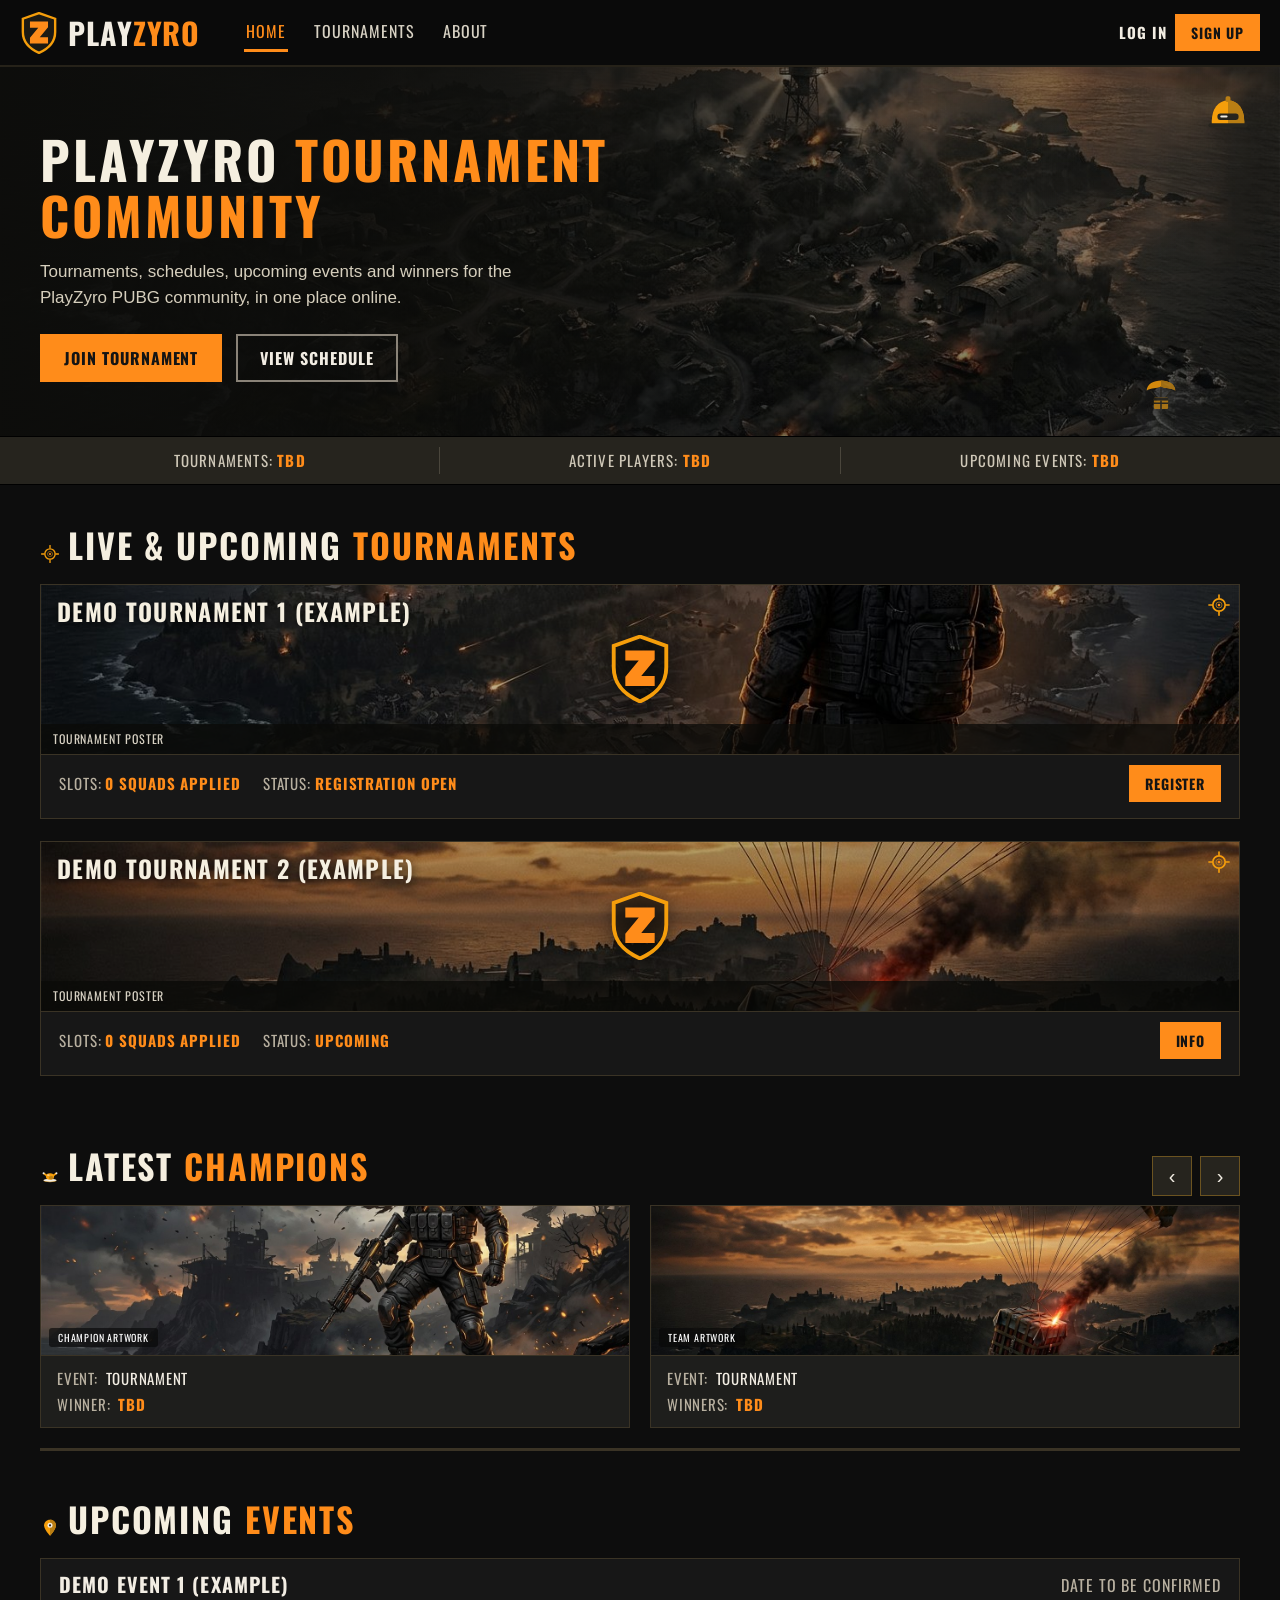
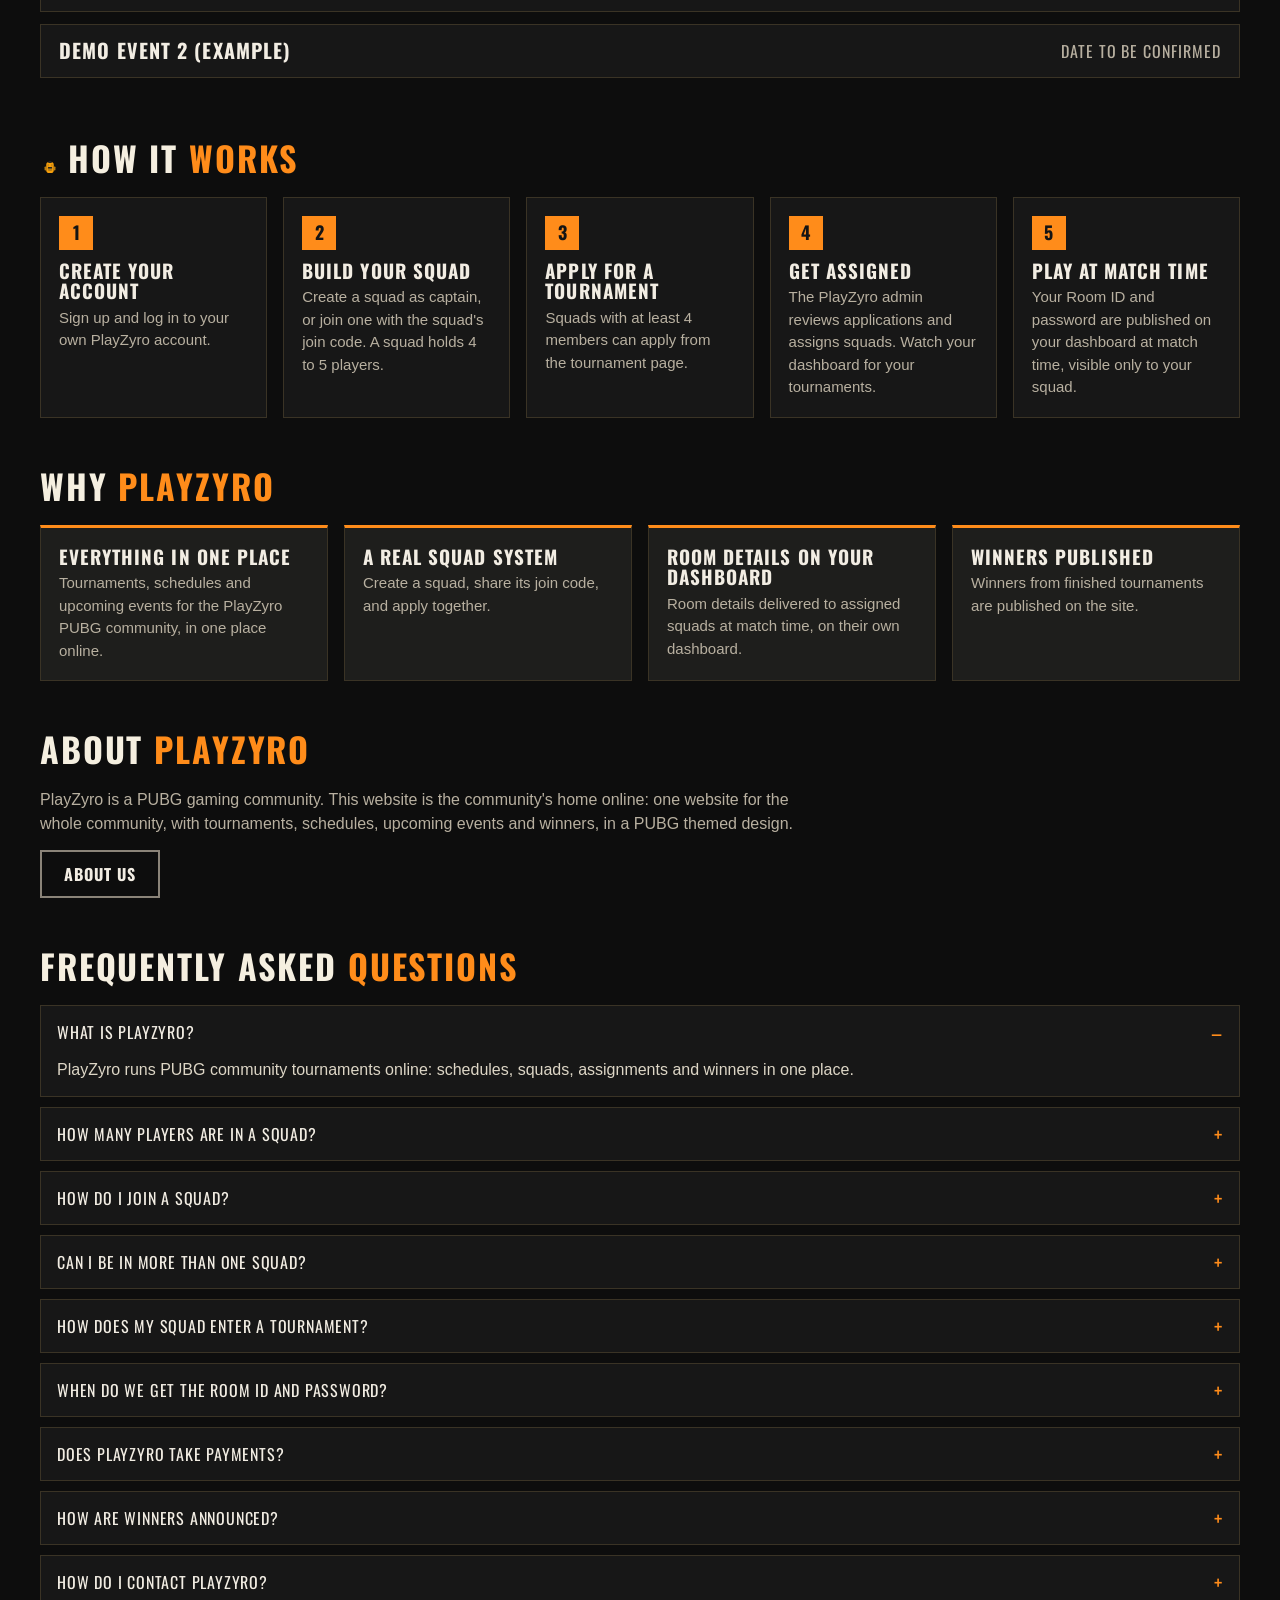
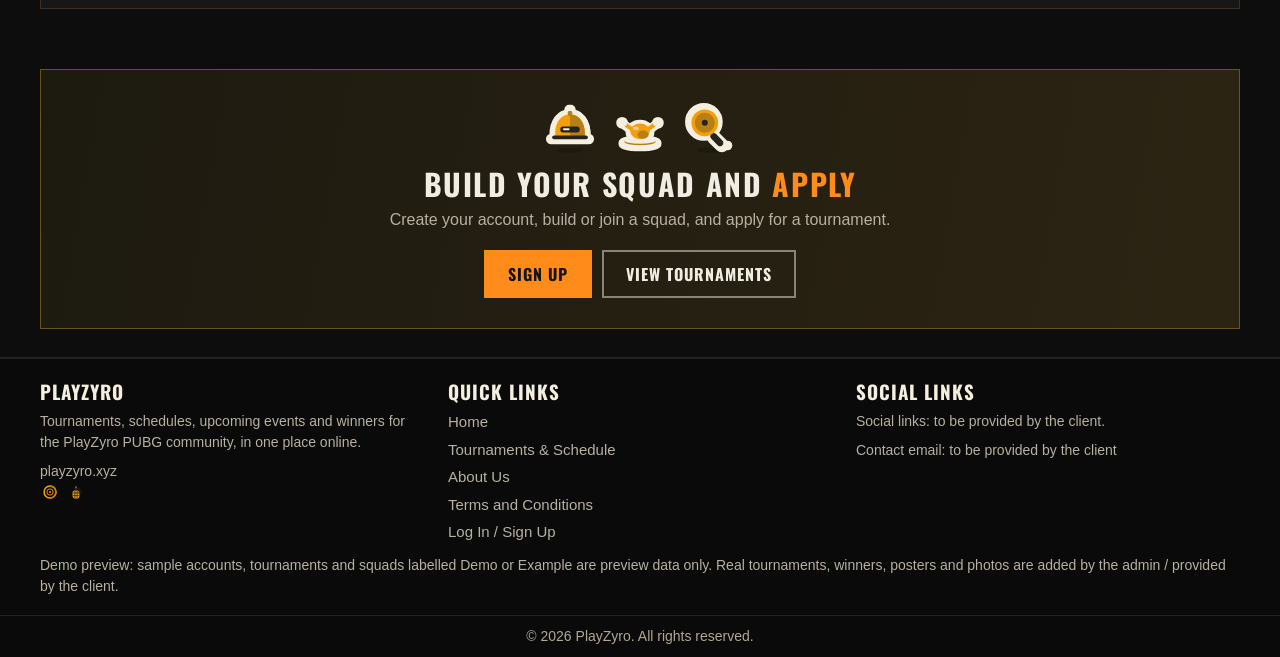
<file: index.html>
<!DOCTYPE html>
<html lang="en">
<head>
<meta charset="UTF-8">
<meta name="viewport" content="width=device-width, initial-scale=1.0">
<title>Home - PlayZyro</title>
<link rel="icon" href="data:image/svg+xml,%3Csvg xmlns='http://www.w3.org/2000/svg' viewBox='0 0 40 44'%3E%3Cpath d='M20 1 L37 7 V21 C37 33 29 39 20 43 C11 39 3 33 3 21 V7 Z' fill='%23111' stroke='%23f59e0b' stroke-width='3'/%3E%3Cpath d='M10.5 10 H29.5 V16 L20.8 26.5 H29.5 V33 H10.5 V27 L19.2 16.5 H10.5 Z' fill='%23ff8c1a'/%3E%3C/svg%3E">
<link rel="preconnect" href="https://fonts.googleapis.com"><link href="https://fonts.googleapis.com/css2?family=Oswald:wght@500;600;700&display=swap" rel="stylesheet">
<link rel="stylesheet" href="assets/css/style.css?v=2026-11-20o">
<script>window.PZ_VARIANT='v1';</script>
<script src="assets/js/app.js?v=2026-11-20o"></script>
</head>
<body>
<header class="site-head"><div class="head-in">
<a class="logo" href="index.html" aria-label="PlayZyro home">
<svg width="38" height="42" viewBox="0 0 40 44" role="img" aria-label="PlayZyro shield logo"><path d="M20 1 L37 7 V21 C37 33 29 39 20 43 C11 39 3 33 3 21 V7 Z" fill="#1c1a14" stroke="#f59e0b" stroke-width="2.5"/><path d="M10.5 10 H29.5 V16 L20.8 26.5 H29.5 V33 H10.5 V27 L19.2 16.5 H10.5 Z" fill="#ff8c1a"/></svg>
<span class="word">PLAY<b>ZYRO</b></span></a>
<button class="burger" id="burger" aria-label="Menu">&#9776;</button>
<nav class="main-nav" id="mainnav">
<a href="index.html" class="active">Home</a>
<a href="tournaments.html">Tournaments</a>
<a href="about.html">About</a>
<a href="dashboard.html" data-nav-dash>Dashboard</a>
<a href="admin.html" data-nav-admin>Admin Panel</a>
</nav>
<div class="head-actions">
<span class="user-chip" data-user-chip></span>
<span data-auth-btns><a class="login-link" href="auth.html">Log In</a> <a class="btn small" href="auth.html#signup">Sign Up</a></span>
</div></div></header>

<section class="hero"><svg class="pz-hero-ic pz-h1" aria-hidden="true"><use href="assets/img/pz-icons.svg#pz-helmet"/></svg><svg class="pz-hero-ic pz-h2" aria-hidden="true"><use href="assets/img/pz-icons.svg#pz-crate"/></svg><div class="hero-in">
<h1>PlayZyro <span>Tournament Community</span></h1>
<p>Tournaments, schedules, upcoming events and winners for the PlayZyro PUBG community, in one place online.</p>
<div class="hero-btns"><a class="btn" href="auth.html">Join Tournament</a><a class="btn ghost" href="tournaments.html">View Schedule</a></div>
</div></section>
<div class="stats-strip"><div class="stats-in">
<div>Tournaments: <b>TBD</b></div><div>Active Players: <b>TBD</b></div><div>Upcoming Events: <b>TBD</b></div>
</div></div>
<main class="wrap">
<section class="block"><h2 class="sec-title"><svg class="pz-ic" aria-hidden="true"><use href="assets/img/pz-icons.svg#pz-crosshair"/></svg>Live &amp; Upcoming <span>Tournaments</span></h2>
<div id="home-tournaments"></div>
</section>
<section class="block"><div class="slider-head"><h2 class="sec-title"><svg class="pz-ic" aria-hidden="true"><use href="assets/img/pz-icons.svg#pz-chicken"/></svg>Latest <span>Champions</span></h2>
<div class="slider-btns"><button id="ch-prev" aria-label="Previous champions">&#8249;</button><button id="ch-next" aria-label="Next champions">&#8250;</button></div></div>
<div class="slider" id="champ-slider">
<div class="champ-card"><div class="photo-frame has-art"><img class="pz-art" src="assets/img/art-champion.jpg" alt=""><span class="pf-lab">Champion Artwork</span></div><div class="cmeta"><span class="cm-row"><span class="cm-lab">Event:</span><span class="cm-val plain">Tournament</span></span><span class="cm-row"><span class="cm-lab">Winner:</span><span class="cm-val">TBD</span></span></div></div>
<div class="champ-card"><div class="team-frame has-art"><img class="pz-art" src="assets/img/art-poster-b.jpg" alt=""><span class="pf-lab">Team Artwork</span></div><div class="cmeta"><span class="cm-row"><span class="cm-lab">Event:</span><span class="cm-val plain">Tournament</span></span><span class="cm-row"><span class="cm-lab">Winners:</span><span class="cm-val">TBD</span></span></div></div>
<div class="champ-card"><div class="photo-frame has-art"><img class="pz-art" src="assets/img/art-champion.jpg" alt=""><span class="pf-lab">Champion Artwork</span></div><div class="cmeta"><span class="cm-row"><span class="cm-lab">Event:</span><span class="cm-val plain">Tournament</span></span><span class="cm-row"><span class="cm-lab">Winner:</span><span class="cm-val">TBD</span></span></div></div>
<div class="champ-card"><div class="team-frame has-art"><img class="pz-art" src="assets/img/art-poster-b.jpg" alt=""><span class="pf-lab">Team Artwork</span></div><div class="cmeta"><span class="cm-row"><span class="cm-lab">Event:</span><span class="cm-val plain">Tournament</span></span><span class="cm-row"><span class="cm-lab">Winners:</span><span class="cm-val">TBD</span></span></div></div>
</div></section>
<section class="block"><h2 class="sec-title"><svg class="pz-ic" aria-hidden="true"><use href="assets/img/pz-icons.svg#pz-pin"/></svg>Upcoming <span>Events</span></h2><div id="home-events"></div></section>
<section class="block"><h2 class="sec-title"><svg class="pz-ic" aria-hidden="true"><use href="assets/img/pz-icons.svg#pz-backpack"/></svg>How It <span>Works</span></h2>
<div class="steps">
<div class="step"><span class="num">1</span><h3>Create Your Account</h3><p>Sign up and log in to your own PlayZyro account.</p></div>
<div class="step"><span class="num">2</span><h3>Build Your Squad</h3><p>Create a squad as captain, or join one with the squad's join code. A squad holds 4 to 5 players.</p></div>
<div class="step"><span class="num">3</span><h3>Apply for a Tournament</h3><p>Squads with at least 4 members can apply from the tournament page.</p></div>
<div class="step"><span class="num">4</span><h3>Get Assigned</h3><p>The PlayZyro admin reviews applications and assigns squads. Watch your dashboard for your tournaments.</p></div>
<div class="step"><span class="num">5</span><h3>Play at Match Time</h3><p>Your Room ID and password are published on your dashboard at match time, visible only to your squad.</p></div>
</div></section>
<section class="block"><h2 class="sec-title">Why <span>PlayZyro</span></h2>
<div class="why-grid">
<div class="why-card"><h3>Everything in One Place</h3><p>Tournaments, schedules and upcoming events for the PlayZyro PUBG community, in one place online.</p></div>
<div class="why-card"><h3>A Real Squad System</h3><p>Create a squad, share its join code, and apply together.</p></div>
<div class="why-card"><h3>Room Details on Your Dashboard</h3><p>Room details delivered to assigned squads at match time, on their own dashboard.</p></div>
<div class="why-card"><h3>Winners Published</h3><p>Winners from finished tournaments are published on the site.</p></div>
</div></section>
<section class="block"><h2 class="sec-title">About <span>PlayZyro</span></h2>
<p style="color:var(--muted);max-width:760px">PlayZyro is a PUBG gaming community. This website is the community's home online: one website for the whole community, with tournaments, schedules, upcoming events and winners, in a PUBG themed design.</p>
<p style="margin-top:14px"><a class="btn ghost" href="about.html">About Us</a></p></section>
<section class="block"><h2 class="sec-title">Frequently Asked <span>Questions</span></h2>
<div class="faq-item"><button class="faq-q" type="button">What is PlayZyro?<span class="faq-sign" aria-hidden="true"></span></button><div class="faq-a">PlayZyro runs PUBG community tournaments online: schedules, squads, assignments and winners in one place.</div></div>
<div class="faq-item"><button class="faq-q" type="button">How many players are in a squad?<span class="faq-sign" aria-hidden="true"></span></button><div class="faq-a">A squad holds 4 to 5 players. The captain creates the squad and shares its join code.</div></div>
<div class="faq-item"><button class="faq-q" type="button">How do I join a squad?<span class="faq-sign" aria-hidden="true"></span></button><div class="faq-a">Ask the captain for the squad's join code, then use Join a Squad while logged in.</div></div>
<div class="faq-item"><button class="faq-q" type="button">Can I be in more than one squad?<span class="faq-sign" aria-hidden="true"></span></button><div class="faq-a">Each player has one active squad.</div></div>
<div class="faq-item"><button class="faq-q" type="button">How does my squad enter a tournament?<span class="faq-sign" aria-hidden="true"></span></button><div class="faq-a">A squad with at least 4 members applies from the tournament page. The admin assigns squads, and assigned squads see the tournament on their dashboard.</div></div>
<div class="faq-item"><button class="faq-q" type="button">When do we get the Room ID and password?<span class="faq-sign" aria-hidden="true"></span></button><div class="faq-a">The admin publishes them at match time. They appear on the dashboard of assigned squad members only.</div></div>
<div class="faq-item"><button class="faq-q" type="button">Does PlayZyro take payments?<span class="faq-sign" aria-hidden="true"></span></button><div class="faq-a">No. PlayZyro does not take payments, deposits or withdrawals on this site.</div></div>
<div class="faq-item"><button class="faq-q" type="button">How are winners announced?<span class="faq-sign" aria-hidden="true"></span></button><div class="faq-a">Winners from finished tournaments are published in the winners section on this site.</div></div>
<div class="faq-item"><button class="faq-q" type="button">How do I contact PlayZyro?<span class="faq-sign" aria-hidden="true"></span></button><div class="faq-a">Contact email: to be provided by the client.</div></div>
</section>
<section class="cta-band"><div class="pz-cluster" aria-hidden="true"><svg class="pz-stk"><use href="assets/img/pz-icons.svg#pz-helmet-s"/></svg><svg class="pz-stk"><use href="assets/img/pz-icons.svg#pz-chicken-s"/></svg><svg class="pz-stk"><use href="assets/img/pz-icons.svg#pz-pan-s"/></svg></div><h2>Build Your Squad and <span style="color:var(--orange)">Apply</span></h2>
<p>Create your account, build or join a squad, and apply for a tournament.</p>
<a class="btn" href="auth.html#signup">Sign Up</a><a class="btn ghost" href="tournaments.html">View Tournaments</a></section>
</main>
<footer class="site"><div class="foot-in">
<div><h3>PlayZyro</h3><p>Tournaments, schedules, upcoming events and winners for the PlayZyro PUBG community, in one place online.</p><p style="margin-top:8px">playzyro.xyz</p><p class="pz-foot" aria-hidden="true"><svg class="pz-ic"><use href="assets/img/pz-icons.svg#pz-zone"/></svg><svg class="pz-ic"><use href="assets/img/pz-icons.svg#pz-grenade"/></svg></p></div>
<div><h3>Quick Links</h3><a href="index.html">Home</a><a href="tournaments.html">Tournaments &amp; Schedule</a><a href="about.html">About Us</a><a href="terms.html">Terms and Conditions</a><a href="auth.html">Log In / Sign Up</a></div>
<div><h3>Social Links</h3><p>Social links: to be provided by the client.</p><p style="margin-top:8px">Contact email: to be provided by the client</p></div>
</div>
<p class="demo-notice">Demo preview: sample accounts, tournaments and squads labelled Demo or Example are preview data only. Real tournaments, winners, posters and photos are added by the admin / provided by the client.</p>
<div class="foot-bottom">&copy; <span id="yr"></span> PlayZyro. All rights reserved.</div>
</footer>
<script>document.getElementById('yr').textContent=new Date().getFullYear();</script>
<script>
(function(){var u=window.PZ?PZ.session():null;
 document.querySelectorAll('[data-nav-dash]').forEach(function(e){e.style.display=u?'':'none';});
 document.querySelectorAll('[data-nav-admin]').forEach(function(e){e.style.display=(u&&u.role==='admin')?'':'none';});
 document.querySelectorAll('[data-auth-btns]').forEach(function(e){e.style.display=u?'none':'';});
 var b=document.getElementById('burger'),n=document.getElementById('mainnav');
 if(b&&n){
  var bd=document.createElement('div');bd.className='drawer-backdrop';document.body.appendChild(bd);
  var dh=document.createElement('div');dh.className='drawer-head';dh.innerHTML='<span class="drawer-title">Menu</span><button class="drawer-close" type="button" aria-label="Close menu">&times;</button>';n.insertBefore(dh,n.firstChild);
  var df=document.createElement('div');df.className='drawer-foot';
  df.innerHTML=u?'<span class="drawer-user">Signed in as <b>'+PZ.esc(u.username)+'</b></span><a class="btn ghost block" href="#" data-logout>Log Out</a>':'<a class="btn block" href="auth.html">Log In</a><a class="btn ghost block" href="auth.html#signup" style="margin-top:10px">Sign Up</a>';
  n.appendChild(df);
  var openD=function(){n.classList.add('open');bd.classList.add('show');};
  var closeD=function(){n.classList.remove('open');bd.classList.remove('show');};
  b.addEventListener('click',function(){n.classList.contains('open')?closeD():openD();});
  bd.addEventListener('click',closeD);
  dh.querySelector('.drawer-close').addEventListener('click',closeD);
  n.querySelectorAll('a').forEach(function(a){a.addEventListener('click',closeD);});
 }
})();
</script><script>
(function(){
 var box=document.getElementById('home-tournaments');
 var list=PZ.db.tournaments.slice(0,2);
 box.innerHTML=list.map(function(t,i){
  var applied=PZ.appliedSquadIds(t.id).length;
  var slots=t.slots?PZ.esc(t.slots):(applied+' squad'+(applied===1?'':'s')+' applied');
  return '<article class="wide-card"><svg class="pz-corner" aria-hidden="true"><use href="assets/img/pz-icons.svg#pz-crosshair"/></svg><div class="poster-art"><img class="pz-art" src="'+PZ.posterFor(i)+'" alt=""><h3 class="poster-title">'+PZ.esc(t.name)+'</h3><svg class="art-emblem" viewBox="0 0 40 44" aria-hidden="true"><path d="M20 1 L37 7 V21 C37 33 29 39 20 43 C11 39 3 33 3 21 V7 Z" fill="rgba(16,16,12,.55)" stroke="#f59e0b" stroke-width="2.5"/><path d="M10.5 10 H29.5 V16 L20.8 26.5 H29.5 V33 H10.5 V27 L19.2 16.5 H10.5 Z" fill="#ff8c1a"/></svg><span class="art-cap">Tournament Poster</span></div>'+
  '<div class="wide-meta"><span>Slots: <b>'+slots+'</b></span><span>Status: <b>'+PZ.esc(t.status)+'</b></span><span class="sp"></span>'+
  '<a class="btn small" href="tournament.html?id='+t.id+'">'+(t.status==='Registration Open'?'Register':'Info')+'</a></div></article>';
 }).join('') || '<div class="empty">No tournaments yet. Tournaments added by the admin will appear here.</div>';
 var ev=document.getElementById('home-events');
 ev.innerHTML=PZ.db.events.map(function(e){
  return '<div class="event-row"><h3>'+PZ.esc(e.title)+'</h3><span class="dt">'+PZ.esc(e.dateText||'Date to be confirmed')+'</span></div>';
 }).join('') || '<div class="empty">No upcoming events yet. Events added by the admin will appear here.</div>';
 var s=document.getElementById('champ-slider');
 function step(){var c=s.querySelector('.champ-card');return c?c.offsetWidth+20:340;}
 document.getElementById('ch-prev').addEventListener('click',function(){s.scrollBy({left:-step()});});
 document.getElementById('ch-next').addEventListener('click',function(){s.scrollBy({left:step()});});
})();
</script><script>
(function(){document.querySelectorAll('.faq-item').forEach(function(it,i){var q=it.querySelector('.faq-q');if(!q)return;if(i>0)it.classList.add('closed');q.addEventListener('click',function(){it.classList.toggle('closed');});});})();
</script></body></html>
</file>
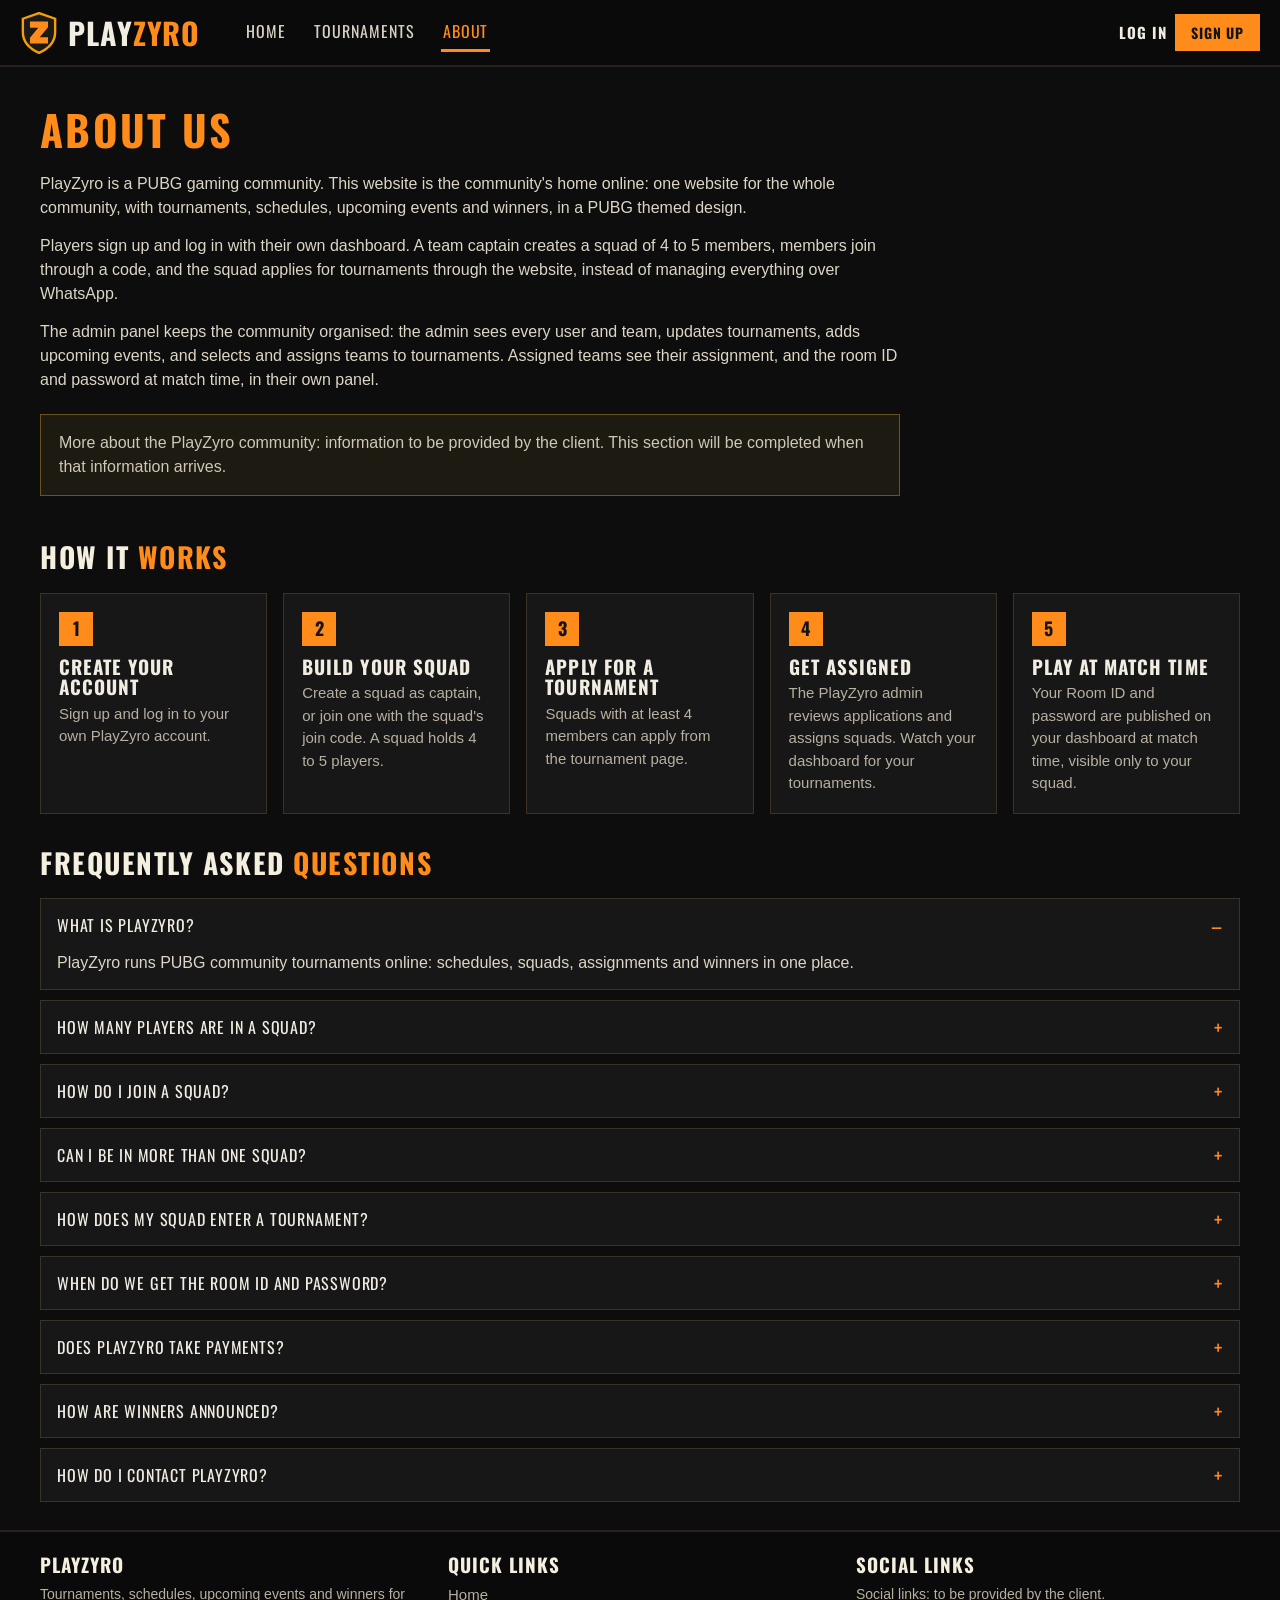
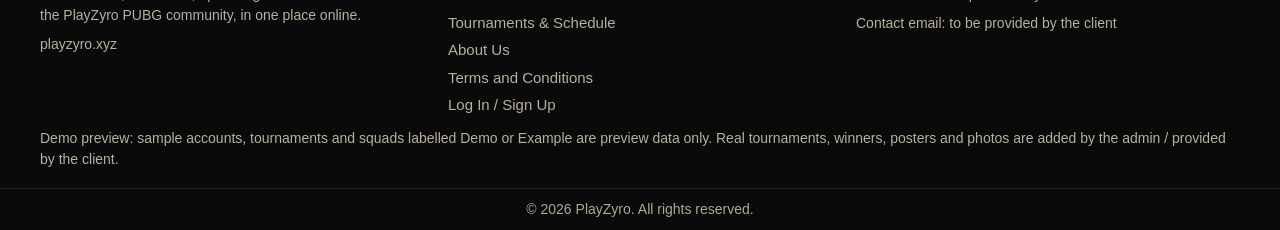
<file: about.html>
<!DOCTYPE html>
<html lang="en">
<head>
<meta charset="UTF-8">
<meta name="viewport" content="width=device-width, initial-scale=1.0">
<title>About Us - PlayZyro</title>
<link rel="icon" href="data:image/svg+xml,%3Csvg xmlns='http://www.w3.org/2000/svg' viewBox='0 0 40 44'%3E%3Cpath d='M20 1 L37 7 V21 C37 33 29 39 20 43 C11 39 3 33 3 21 V7 Z' fill='%23111' stroke='%23f59e0b' stroke-width='3'/%3E%3Cpath d='M10.5 10 H29.5 V16 L20.8 26.5 H29.5 V33 H10.5 V27 L19.2 16.5 H10.5 Z' fill='%23ff8c1a'/%3E%3C/svg%3E">
<link rel="preconnect" href="https://fonts.googleapis.com"><link href="https://fonts.googleapis.com/css2?family=Oswald:wght@500;600;700&display=swap" rel="stylesheet">
<link rel="stylesheet" href="assets/css/style.css?v=2026-11-20o">
<script>window.PZ_VARIANT='v1';</script>
<script src="assets/js/app.js?v=2026-11-20o"></script>
</head>
<body>
<header class="site-head"><div class="head-in">
<a class="logo" href="index.html" aria-label="PlayZyro home">
<svg width="38" height="42" viewBox="0 0 40 44" role="img" aria-label="PlayZyro shield logo"><path d="M20 1 L37 7 V21 C37 33 29 39 20 43 C11 39 3 33 3 21 V7 Z" fill="#1c1a14" stroke="#f59e0b" stroke-width="2.5"/><path d="M10.5 10 H29.5 V16 L20.8 26.5 H29.5 V33 H10.5 V27 L19.2 16.5 H10.5 Z" fill="#ff8c1a"/></svg>
<span class="word">PLAY<b>ZYRO</b></span></a>
<button class="burger" id="burger" aria-label="Menu">&#9776;</button>
<nav class="main-nav" id="mainnav">
<a href="index.html">Home</a>
<a href="tournaments.html">Tournaments</a>
<a href="about.html" class="active">About</a>
<a href="dashboard.html" data-nav-dash>Dashboard</a>
<a href="admin.html" data-nav-admin>Admin Panel</a>
</nav>
<div class="head-actions">
<span class="user-chip" data-user-chip></span>
<span data-auth-btns><a class="login-link" href="auth.html">Log In</a> <a class="btn small" href="auth.html#signup">Sign Up</a></span>
</div></div></header>
<main class="wrap"><div class="content"><h1>About Us</h1>
<p>PlayZyro is a PUBG gaming community. This website is the community's home online: one website for the whole community, with tournaments, schedules, upcoming events and winners, in a PUBG themed design.</p>
<p>Players sign up and log in with their own dashboard. A team captain creates a squad of 4 to 5 members, members join through a code, and the squad applies for tournaments through the website, instead of managing everything over WhatsApp.</p>
<p>The admin panel keeps the community organised: the admin sees every user and team, updates tournaments, adds upcoming events, and selects and assigns teams to tournaments. Assigned teams see their assignment, and the room ID and password at match time, in their own panel.</p>
<div class="gap-box">More about the PlayZyro community: information to be provided by the client. This section will be completed when that information arrives.</div>
</div>
<h2 class="sec-title" style="font-size:28px;margin-top:34px">How It <span>Works</span></h2>
<div class="steps">
<div class="step"><span class="num">1</span><h3>Create Your Account</h3><p>Sign up and log in to your own PlayZyro account.</p></div>
<div class="step"><span class="num">2</span><h3>Build Your Squad</h3><p>Create a squad as captain, or join one with the squad's join code. A squad holds 4 to 5 players.</p></div>
<div class="step"><span class="num">3</span><h3>Apply for a Tournament</h3><p>Squads with at least 4 members can apply from the tournament page.</p></div>
<div class="step"><span class="num">4</span><h3>Get Assigned</h3><p>The PlayZyro admin reviews applications and assigns squads. Watch your dashboard for your tournaments.</p></div>
<div class="step"><span class="num">5</span><h3>Play at Match Time</h3><p>Your Room ID and password are published on your dashboard at match time, visible only to your squad.</p></div>
</div>
<h2 class="sec-title" style="font-size:28px;margin-top:34px">Frequently Asked <span>Questions</span></h2>
<div class="faq-item"><button class="faq-q" type="button">What is PlayZyro?<span class="faq-sign" aria-hidden="true"></span></button><div class="faq-a">PlayZyro runs PUBG community tournaments online: schedules, squads, assignments and winners in one place.</div></div>
<div class="faq-item"><button class="faq-q" type="button">How many players are in a squad?<span class="faq-sign" aria-hidden="true"></span></button><div class="faq-a">A squad holds 4 to 5 players. The captain creates the squad and shares its join code.</div></div>
<div class="faq-item"><button class="faq-q" type="button">How do I join a squad?<span class="faq-sign" aria-hidden="true"></span></button><div class="faq-a">Ask the captain for the squad's join code, then use Join a Squad while logged in.</div></div>
<div class="faq-item"><button class="faq-q" type="button">Can I be in more than one squad?<span class="faq-sign" aria-hidden="true"></span></button><div class="faq-a">Each player has one active squad.</div></div>
<div class="faq-item"><button class="faq-q" type="button">How does my squad enter a tournament?<span class="faq-sign" aria-hidden="true"></span></button><div class="faq-a">A squad with at least 4 members applies from the tournament page. The admin assigns squads, and assigned squads see the tournament on their dashboard.</div></div>
<div class="faq-item"><button class="faq-q" type="button">When do we get the Room ID and password?<span class="faq-sign" aria-hidden="true"></span></button><div class="faq-a">The admin publishes them at match time. They appear on the dashboard of assigned squad members only.</div></div>
<div class="faq-item"><button class="faq-q" type="button">Does PlayZyro take payments?<span class="faq-sign" aria-hidden="true"></span></button><div class="faq-a">No. PlayZyro does not take payments, deposits or withdrawals on this site.</div></div>
<div class="faq-item"><button class="faq-q" type="button">How are winners announced?<span class="faq-sign" aria-hidden="true"></span></button><div class="faq-a">Winners from finished tournaments are published in the winners section on this site.</div></div>
<div class="faq-item"><button class="faq-q" type="button">How do I contact PlayZyro?<span class="faq-sign" aria-hidden="true"></span></button><div class="faq-a">Contact email: to be provided by the client.</div></div>
</main><footer class="site"><div class="foot-in">
<div><h3>PlayZyro</h3><p>Tournaments, schedules, upcoming events and winners for the PlayZyro PUBG community, in one place online.</p><p style="margin-top:8px">playzyro.xyz</p></div>
<div><h3>Quick Links</h3><a href="index.html">Home</a><a href="tournaments.html">Tournaments &amp; Schedule</a><a href="about.html">About Us</a><a href="terms.html">Terms and Conditions</a><a href="auth.html">Log In / Sign Up</a></div>
<div><h3>Social Links</h3><p>Social links: to be provided by the client.</p><p style="margin-top:8px">Contact email: to be provided by the client</p></div>
</div>
<p class="demo-notice">Demo preview: sample accounts, tournaments and squads labelled Demo or Example are preview data only. Real tournaments, winners, posters and photos are added by the admin / provided by the client.</p>
<div class="foot-bottom">&copy; <span id="yr"></span> PlayZyro. All rights reserved.</div>
</footer>
<script>document.getElementById('yr').textContent=new Date().getFullYear();</script>
<script>
(function(){var u=window.PZ?PZ.session():null;
 document.querySelectorAll('[data-nav-dash]').forEach(function(e){e.style.display=u?'':'none';});
 document.querySelectorAll('[data-nav-admin]').forEach(function(e){e.style.display=(u&&u.role==='admin')?'':'none';});
 document.querySelectorAll('[data-auth-btns]').forEach(function(e){e.style.display=u?'none':'';});
 var b=document.getElementById('burger'),n=document.getElementById('mainnav');
 if(b&&n){
  var bd=document.createElement('div');bd.className='drawer-backdrop';document.body.appendChild(bd);
  var dh=document.createElement('div');dh.className='drawer-head';dh.innerHTML='<span class="drawer-title">Menu</span><button class="drawer-close" type="button" aria-label="Close menu">&times;</button>';n.insertBefore(dh,n.firstChild);
  var df=document.createElement('div');df.className='drawer-foot';
  df.innerHTML=u?'<span class="drawer-user">Signed in as <b>'+PZ.esc(u.username)+'</b></span><a class="btn ghost block" href="#" data-logout>Log Out</a>':'<a class="btn block" href="auth.html">Log In</a><a class="btn ghost block" href="auth.html#signup" style="margin-top:10px">Sign Up</a>';
  n.appendChild(df);
  var openD=function(){n.classList.add('open');bd.classList.add('show');};
  var closeD=function(){n.classList.remove('open');bd.classList.remove('show');};
  b.addEventListener('click',function(){n.classList.contains('open')?closeD():openD();});
  bd.addEventListener('click',closeD);
  dh.querySelector('.drawer-close').addEventListener('click',closeD);
  n.querySelectorAll('a').forEach(function(a){a.addEventListener('click',closeD);});
 }
})();
</script><script>
(function(){document.querySelectorAll('.faq-item').forEach(function(it,i){var q=it.querySelector('.faq-q');if(!q)return;if(i>0)it.classList.add('closed');q.addEventListener('click',function(){it.classList.toggle('closed');});});})();
</script></body></html>
</file>
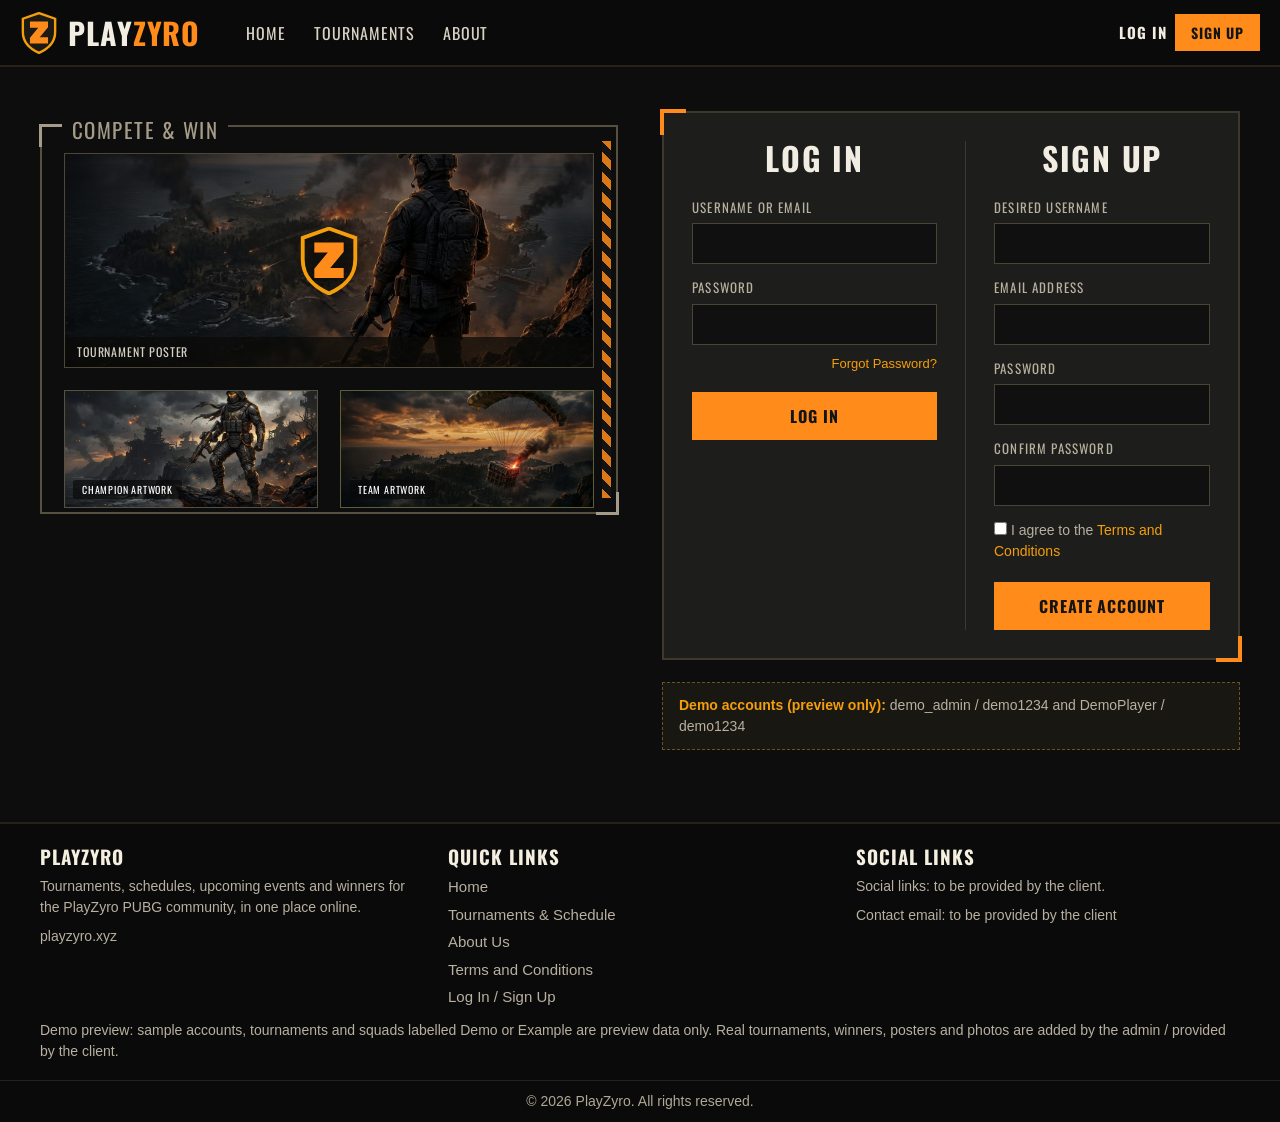
<file: admin.html>
<!DOCTYPE html>
<html lang="en">
<head>
<meta charset="UTF-8">
<meta name="viewport" content="width=device-width, initial-scale=1.0">
<title>Admin Panel - PlayZyro</title>
<link rel="icon" href="data:image/svg+xml,%3Csvg xmlns='http://www.w3.org/2000/svg' viewBox='0 0 40 44'%3E%3Cpath d='M20 1 L37 7 V21 C37 33 29 39 20 43 C11 39 3 33 3 21 V7 Z' fill='%23111' stroke='%23f59e0b' stroke-width='3'/%3E%3Cpath d='M10.5 10 H29.5 V16 L20.8 26.5 H29.5 V33 H10.5 V27 L19.2 16.5 H10.5 Z' fill='%23ff8c1a'/%3E%3C/svg%3E">
<link rel="preconnect" href="https://fonts.googleapis.com"><link href="https://fonts.googleapis.com/css2?family=Oswald:wght@500;600;700&display=swap" rel="stylesheet">
<link rel="stylesheet" href="assets/css/style.css?v=2026-11-20o">
<script>window.PZ_VARIANT='v1';</script>
<script src="assets/js/app.js?v=2026-11-20o"></script>
</head>
<body>
<header class="site-head"><div class="head-in">
<a class="logo" href="index.html" aria-label="PlayZyro home">
<svg width="38" height="42" viewBox="0 0 40 44" role="img" aria-label="PlayZyro shield logo"><path d="M20 1 L37 7 V21 C37 33 29 39 20 43 C11 39 3 33 3 21 V7 Z" fill="#1c1a14" stroke="#f59e0b" stroke-width="2.5"/><path d="M10.5 10 H29.5 V16 L20.8 26.5 H29.5 V33 H10.5 V27 L19.2 16.5 H10.5 Z" fill="#ff8c1a"/></svg>
<span class="word">PLAY<b>ZYRO</b></span></a>
<button class="burger" id="burger" aria-label="Menu">&#9776;</button>
<nav class="main-nav admin-nav" id="mainnav">
<a href="#admin-top">Dashboard</a>
<a href="#panel-tournaments">Tournaments</a>
<a href="#panel-squads">Squads</a>
<a href="#panel-users">Players</a>
<a href="#panel-events">Events</a>
<span class="admin-boxed">Admin Panel</span>
</nav>
<div class="head-actions">
<span class="bell-wrap"><button class="icon-btn ic" type="button" id="a-bell" aria-label="Notifications"><svg width="16" height="16" viewBox="0 0 24 24" fill="currentColor" aria-hidden="true"><path d="M12 22c1.1 0 2-.9 2-2h-4c0 1.1.9 2 2 2zm6-6v-5c0-3.07-1.63-5.64-4.5-6.32V4c0-.83-.67-1.5-1.5-1.5S10.5 3.17 10.5 4v.68C7.64 5.36 6 7.92 6 11v5l-2 2v1h16v-1l-2-2z"/></svg></button><span class="bell-note" id="a-bell-note" style="display:none">No notifications</span></span>
<span class="icon-btn ic" style="cursor:default" aria-hidden="true"><svg width="16" height="16" viewBox="0 0 24 24" fill="currentColor" aria-hidden="true"><path d="M19.14 12.94c.04-.3.06-.61.06-.94s-.02-.64-.07-.94l2.03-1.58a.49.49 0 0 0 .12-.61l-1.92-3.32a.488.488 0 0 0-.59-.22l-2.39.96c-.5-.38-1.03-.7-1.62-.94l-.36-2.54a.484.484 0 0 0-.48-.41h-3.84c-.24 0-.43.17-.47.41l-.36 2.54c-.59.24-1.13.57-1.62.94l-2.39-.96c-.22-.08-.47 0-.59.22L2.74 8.87c-.12.21-.08.47.12.61l2.03 1.58c-.05.3-.09.63-.09.94s.02.64.07.94l-2.03 1.58a.49.49 0 0 0-.12.61l1.92 3.32c.12.22.37.29.59.22l2.39-.96c.5.38 1.03.7 1.62.94l.36 2.54c.05.24.24.41.48.41h3.84c.24 0 .44-.17.47-.41l.36-2.54c.59-.24 1.13-.56 1.62-.94l2.39.96c.22.08.47 0 .59-.22l1.92-3.32c.12-.22.07-.47-.12-.61l-2.01-1.58zM12 15.6c-1.98 0-3.6-1.62-3.6-3.6s1.62-3.6 3.6-3.6 3.6 1.62 3.6 3.6-1.62 3.6-3.6 3.6z"/></svg></span>
<span class="user-chip admin-chip"><span class="avatar" id="admin-avatar" aria-hidden="true">A</span><span class="chip-col"><span class="chip-role">Admin</span><span class="chip-name" id="admin-name">Admin</span></span> <a href="#" id="admin-logout" style="color:inherit;text-decoration:underline">Log out</a></span>
</div></div></header>

<main class="wrap">
<div class="admin-head" id="admin-top"><p class="crumb">Admin / Control Panel</p><h1 class="hd">Admin Control <span>Panel</span></h1><p class="counts" id="admin-counts"></p></div>
<div id="admin-denied"></div>
<div id="admin-main" style="display:none">
<div class="admin-grid">
<div class="admin-col">
<section class="apanel" id="panel-tournaments"><h2>Tournaments Manager</h2>
<div id="t-list"></div>
<h3 class="hd" id="t-form-title" style="margin:18px 0 4px;font-size:19px">Create Tournament</h3>
<form id="t-form"><div class="form-grid"><div><label for="nt-name">Name</label><input id="nt-name" required></div>
<div><label for="nt-date">Date Text</label><input id="nt-date" placeholder="Date to be confirmed"></div>
<div><label for="nt-mode">Mode</label><input id="nt-mode" value="Squad"></div>
<div><label for="nt-status">Status</label><select id="nt-status"><option>Registration Open</option><option>Upcoming</option><option>Completed</option></select></div></div>
<div id="t-msg"></div><button class="btn small" type="submit" id="t-submit" style="margin-top:14px">Add Tournament</button> <button class="btn ghost small" type="button" id="t-cancel" style="margin-top:14px;display:none">Cancel Edit</button></form></section>
<section class="apanel" id="panel-media"><h2>Dashboard Media Upload</h2>
<div class="media-grid wide3">
<div class="poster-art"><img class="pz-art" src="assets/img/art-poster-a.jpg" alt=""><svg class="art-emblem" viewBox="0 0 40 44" aria-hidden="true"><path d="M20 1 L37 7 V21 C37 33 29 39 20 43 C11 39 3 33 3 21 V7 Z" fill="rgba(16,16,12,.55)" stroke="#f59e0b" stroke-width="2.5"/><path d="M10.5 10 H29.5 V16 L20.8 26.5 H29.5 V33 H10.5 V27 L19.2 16.5 H10.5 Z" fill="#ff8c1a"/></svg><span class="art-cap">Tournament Poster</span></div><div class="photo-frame has-art"><img class="pz-art" src="assets/img/art-champion.jpg" alt=""><span class="pf-lab">Champion Artwork</span></div>
<div class="team-frame has-art"><img class="pz-art" src="assets/img/art-poster-b.jpg" alt=""><span class="pf-lab">Team Artwork</span></div></div>
<p style="color:var(--muted);margin-top:12px;font-size:14px">Media slots stay placeholders until the client provides posters and photos.</p></section>
<section class="apanel" id="panel-assign"><h2>Assign Teams to Tournament</h2>
<form id="assign-form"><label for="as-t">Select Tournament</label><select id="as-t"></select>
<label for="as-s">Select Squad / Team</label><select id="as-s"></select>
<div id="assign-msg"></div><button class="btn" type="submit" style="margin-top:16px">Assign Team</button></form></section>
<section class="apanel" id="panel-events"><div class="panel-head"><h2>Upcoming Events Manager</h2><input class="panel-search" id="events-search" type="search" placeholder="Search..." aria-label="Search events"></div>
<p class="scroll-hint">Scroll sideways for all columns</p><div class="tbl-wrap"><table><thead><tr><th>Event Title</th><th>Date</th><th>Slots</th><th>Status</th><th></th></tr></thead><tbody id="events-body"></tbody></table></div>
<form id="e-form"><label for="ne-title">Event Title</label><input id="ne-title" required>
<label for="ne-date">Date Text</label><input id="ne-date" placeholder="Date to be confirmed">
<div id="e-msg"></div><button class="btn small" type="submit" style="margin-top:12px">Add Event</button></form></section>
<section class="apanel" id="panel-publish"><h2>Publish Room ID &amp; Password</h2>
<form id="room-form"><label for="rm-t">Select Tournament</label><select id="rm-t"></select>
<div class="form-grid"><div><label for="rm-id">Room ID</label><input id="rm-id" required></div>
<div><label for="rm-pass">Password</label><input id="rm-pass" required></div></div>
<div id="room-msg"></div><button class="btn" type="submit" style="margin-top:14px">Publish Room</button></form>
<div id="room-list" style="margin-top:12px"></div></section>
</div>
<div class="admin-col">
<section class="apanel" id="panel-users"><div class="panel-head"><h2>Users Manager</h2><input class="panel-search" id="users-search" type="search" placeholder="Search..." aria-label="Search users"></div>
<p class="counts" id="users-count"></p>
<p class="scroll-hint">Scroll sideways for all columns</p><div class="tbl-wrap"><table><thead><tr><th>ID</th><th>Username</th><th>Role</th><th>Status</th><th>Actions</th></tr></thead><tbody id="users-body"></tbody></table></div>
<div class="pager" id="users-pager"></div></section>
<section class="apanel" id="panel-squads"><div class="panel-head"><h2>Squads Manager</h2><input class="panel-search" id="squads-search" type="search" placeholder="Search..." aria-label="Search squads"></div>
<p class="counts" id="squads-count"></p>
<p class="scroll-hint">Scroll sideways for all columns</p><div class="tbl-wrap"><table><thead><tr><th>Squad Name</th><th>Captain</th><th>Members</th><th>Registered In</th><th>Actions</th></tr></thead><tbody id="squads-body"></tbody></table></div>
<div class="pager" id="squads-pager"></div></section>
</div>
</div></div></main>
<footer class="site"><div class="foot-in">
<div><h3>PlayZyro</h3><p>Tournaments, schedules, upcoming events and winners for the PlayZyro PUBG community, in one place online.</p><p style="margin-top:8px">playzyro.xyz</p></div>
<div><h3>Quick Links</h3><a href="index.html">Home</a><a href="tournaments.html">Tournaments &amp; Schedule</a><a href="about.html">About Us</a><a href="terms.html">Terms and Conditions</a><a href="auth.html">Log In / Sign Up</a></div>
<div><h3>Social Links</h3><p>Social links: to be provided by the client.</p><p style="margin-top:8px">Contact email: to be provided by the client</p></div>
</div>
<p class="demo-notice">Demo preview: sample accounts, tournaments and squads labelled Demo or Example are preview data only. Real tournaments, winners, posters and photos are added by the admin / provided by the client.</p>
<div class="foot-bottom">&copy; <span id="yr"></span> PlayZyro. All rights reserved.</div>
</footer>
<script>document.getElementById('yr').textContent=new Date().getFullYear();</script>
<script>
(function(){
 var b=document.getElementById('burger'),n=document.getElementById('mainnav');
 if(b&&n){
  var bd=document.createElement('div');bd.className='drawer-backdrop';document.body.appendChild(bd);
  var dh=document.createElement('div');dh.className='drawer-head';dh.innerHTML='<span class="drawer-title">Menu</span><button class="drawer-close" type="button" aria-label="Close menu">&times;</button>';n.insertBefore(dh,n.firstChild);
  var openD=function(){n.classList.add('open');bd.classList.add('show');};
  var closeD=function(){n.classList.remove('open');bd.classList.remove('show');};
  b.addEventListener('click',function(){n.classList.contains('open')?closeD():openD();});
  bd.addEventListener('click',closeD);
  dh.querySelector('.drawer-close').addEventListener('click',closeD);
  n.querySelectorAll('a').forEach(function(a){a.addEventListener('click',closeD);});
 }
 var lo=document.getElementById('admin-logout');
 if(lo){lo.addEventListener('click',function(e){e.preventDefault();PZ.logout();});}
})();
</script><script>
(function(){
 var u=PZ.session();
 var denied=document.getElementById('admin-denied');
 if(!u){ location.href='auth.html'; return; }
 if(u.role!=='admin'){ denied.innerHTML='<div class="msg err" style="max-width:720px">Admin access only. You are logged in as '+PZ.esc(u.username)+', which is not an admin account. Log in with an admin account to open the Admin Panel. Demo admin (preview only): demo_admin / demo1234</div>'; return; }
 document.getElementById('admin-main').style.display='';
 document.getElementById('admin-name').textContent=u.username;
 document.getElementById('admin-avatar').textContent=u.username.charAt(0).toUpperCase();
 var PAGE=5;
 var usersQ='',usersPage=1,squadsQ='',squadsPage=1,eventsQ='',editingT=null,editingU=null;
 var PENCIL='<svg viewBox="0 0 24 24" width="15" height="15" fill="currentColor" aria-hidden="true"><path d="M3 17.2V21h3.8L17.9 9.9l-3.8-3.8L3 17.2zM20.7 7c.4-.4.4-1 0-1.4l-2.4-2.4a1 1 0 0 0-1.4 0l-1.8 1.8 3.8 3.8L20.7 7z"/></svg>';
 var BIN='<svg viewBox="0 0 24 24" width="15" height="15" fill="currentColor" aria-hidden="true"><path d="M6 19a2 2 0 0 0 2 2h8a2 2 0 0 0 2-2V7H6v12zM19 4h-3.5l-1-1h-5l-1 1H5v2h14V4z"/></svg>';
 function counts(){
  document.getElementById('admin-counts').innerHTML='<span class="cstat">Total Users: <b>'+PZ.db.users.length+'</b></span><span class="cstat">Registered Squads: <b>'+PZ.db.squads.length+'</b></span><span class="cstat">Tournaments: <b>'+PZ.db.tournaments.length+'</b></span>';
  document.getElementById('users-count').textContent=PZ.db.users.length+' users in the data layer';
  document.getElementById('squads-count').textContent=PZ.db.squads.length+' squads in the data layer';
 }
 function pagerHTML(page,pages,attr){
  if(pages<=1)return '';
  var h='<button class="pg-btn" data-'+attr+'="prev"'+(page<=1?' disabled':'')+'>&lsaquo;</button>';
  for(var i=1;i<=pages;i++){h+='<button class="pg-btn'+(i===page?' active':'')+'" data-'+attr+'="'+i+'">'+i+'</button>';}
  h+='<button class="pg-btn" data-'+attr+'="next"'+(page>=pages?' disabled':'')+'>&rsaquo;</button>';
  return h;
 }
 function wirePager(el,attr,get,set){
  el.querySelectorAll('[data-'+attr+']').forEach(function(b){b.addEventListener('click',function(){
   var v=b.getAttribute('data-'+attr); var p=get();
   if(v==='prev')p--; else if(v==='next')p++; else p=parseInt(v,10);
   set(p); render();
  });});
 }
 function renderTournaments(){
  function pillCls(s){return s==='Registration Open'?'pill open':(s==='Completed'?'pill done':'pill up');}
  function row(t){
   return '<div class="list-row"><span class="grow">'+PZ.esc(t.name)+' <span style="color:var(--muted)">('+PZ.esc(t.dateText||'Date to be confirmed')+')</span></span>'+
   '<button class="icon-btn ic" data-tedit="'+t.id+'" aria-label="Edit tournament" title="Edit">'+PENCIL+'</button>'+
   '<button class="icon-btn ic danger" data-tdel="'+t.id+'" aria-label="Delete tournament" title="Delete">'+BIN+'</button>'+
   '<button class="pill '+pillCls(t.status)+'" data-tpill="'+t.id+'" title="Click to change status">'+PZ.esc(t.status)+'</button></div>';
  }
  var act=PZ.db.tournaments.filter(function(t){return t.status==='Registration Open'||t.status==='Upcoming';});
  var draft=PZ.db.tournaments.filter(function(t){return !(t.status==='Registration Open'||t.status==='Upcoming');});
  document.getElementById('t-list').innerHTML=
   '<div class="group-bar">Active</div>'+(act.map(row).join('')||'<p class="empty-line">No active tournaments.</p>')+
   '<div class="group-bar">Draft</div>'+(draft.map(row).join('')||'<p class="empty-line">No draft tournaments.</p>');
  document.querySelectorAll('[data-tpill]').forEach(function(b){b.addEventListener('click',function(){
   var t=PZ.db.tournaments.find(function(x){return x.id===b.getAttribute('data-tpill');}); if(!t)return;
   var order=['Registration Open','Upcoming','Completed']; var i=order.indexOf(t.status);
   t.status=order[(i+1)%order.length]; PZ.save(); PZ.toast('Status: '+t.status); render();
  });});
  document.querySelectorAll('[data-tdel]').forEach(function(b){b.addEventListener('click',function(){
   var id=b.getAttribute('data-tdel');
   PZ.db.tournaments=PZ.db.tournaments.filter(function(x){return x.id!==id;});
   if(editingT===id)cancelEdit();
   PZ.save(); render();
  });});
  document.querySelectorAll('[data-tedit]').forEach(function(b){b.addEventListener('click',function(){
   var t=PZ.db.tournaments.find(function(x){return x.id===b.getAttribute('data-tedit');}); if(!t)return;
   editingT=t.id;
   document.getElementById('nt-name').value=t.name;
   document.getElementById('nt-date').value=t.dateText||'';
   document.getElementById('nt-mode').value=t.mode||'Squad';
   document.getElementById('nt-status').value=t.status;
   document.getElementById('t-form-title').textContent='Edit Tournament';
   document.getElementById('t-submit').textContent='Save Changes';
   document.getElementById('t-cancel').style.display='';
   document.getElementById('t-form').scrollIntoView();
  });});
 }
 function cancelEdit(){
  editingT=null;
  document.getElementById('t-form').reset(); document.getElementById('nt-mode').value='Squad';
  document.getElementById('t-form-title').textContent='Create Tournament';
  document.getElementById('t-submit').textContent='Add Tournament';
  document.getElementById('t-cancel').style.display='none';
 }
 function renderUsers(){
  var q=usersQ.toLowerCase();
  var list=PZ.db.users.filter(function(x){return x.username.toLowerCase().indexOf(q)>-1||x.id.toLowerCase().indexOf(q)>-1||x.role.indexOf(q)>-1;});
  var pages=Math.max(1,Math.ceil(list.length/PAGE)); if(usersPage>pages)usersPage=pages; if(usersPage<1)usersPage=1;
  var slice=list.slice((usersPage-1)*PAGE,usersPage*PAGE);
  document.getElementById('users-body').innerHTML=slice.map(function(x){
   var status=x.suspended?'<span class="dot bad"></span><span class="status susp">Suspended</span>':'<span class="dot ok"></span><span class="status open">Active</span>';
   var nameCell, acts;
   if(editingU===x.id){
    nameCell='<input class="inline-edit" id="rename-input" value="'+PZ.esc(x.username)+'" aria-label="New username">';
    acts='<button class="icon-btn" data-usave="'+x.id+'">Save</button> <button class="icon-btn" data-ucancel="1">Cancel</button>';
   } else {
    nameCell=PZ.esc(x.username);
    acts='<button class="icon-btn" data-uedit="'+x.id+'">Edit</button> <button class="icon-btn danger" data-ususp="'+x.id+'">'+(x.suspended?'Unsuspend':'Suspend')+'</button>';
   }
   return '<tr><td>'+PZ.esc(x.id)+'</td><td>'+nameCell+'</td><td>'+(x.role==='admin'?'Admin':'User')+'</td><td>'+status+'</td><td class="acts">'+acts+'</td></tr>';
  }).join('')||'<tr><td colspan="5">No users match the search.</td></tr>';
  var pg=document.getElementById('users-pager');
  pg.innerHTML=pagerHTML(usersPage,pages,'upage');
  wirePager(pg,'upage',function(){return usersPage;},function(p){usersPage=p;});
  document.querySelectorAll('[data-uedit]').forEach(function(b){b.addEventListener('click',function(){editingU=b.getAttribute('data-uedit');render();var i=document.getElementById('rename-input');if(i){i.focus();i.select();}});});
  document.querySelectorAll('[data-ucancel]').forEach(function(b){b.addEventListener('click',function(){editingU=null;render();});});
  document.querySelectorAll('[data-usave]').forEach(function(b){b.addEventListener('click',function(){
   var id=b.getAttribute('data-usave'); var inp=document.getElementById('rename-input'); if(!inp)return;
   var name=inp.value.trim(); if(!name){PZ.toast('Username cannot be empty');return;}
   if(PZ.db.users.some(function(y){return y.id!==id&&y.username.toLowerCase()===name.toLowerCase();})){PZ.toast('That username is already taken');return;}
   var usr=PZ.user(id); if(usr){usr.username=name;PZ.save();PZ.toast('Username updated');}
   editingU=null; render();
  });});
  document.querySelectorAll('[data-ususp]').forEach(function(b){b.addEventListener('click',function(){
   var usr=PZ.user(b.getAttribute('data-ususp')); if(!usr)return;
   usr.suspended=!usr.suspended; PZ.save(); PZ.toast(usr.suspended?'User suspended':'User unsuspended'); render();
  });});
 }
 function renderSquads(){
  var q=squadsQ.toLowerCase();
  var list=PZ.db.squads.filter(function(s){var cap=PZ.user(s.captainId);return s.name.toLowerCase().indexOf(q)>-1||(cap&&cap.username.toLowerCase().indexOf(q)>-1);});
  var pages=Math.max(1,Math.ceil(list.length/PAGE)); if(squadsPage>pages)squadsPage=pages; if(squadsPage<1)squadsPage=1;
  var slice=list.slice((squadsPage-1)*PAGE,squadsPage*PAGE);
  document.getElementById('squads-body').innerHTML=slice.map(function(s){
   var cap=PZ.user(s.captainId);
   var regs=PZ.db.assignments.filter(function(a){return a.squadId===s.id;}).map(function(a){var t=PZ.db.tournaments.find(function(x){return x.id===a.tournamentId;});return t?t.name:'';}).filter(Boolean).join(', ')||'Not assigned';
   return '<tr><td>'+PZ.esc(s.name)+'</td><td>'+PZ.esc(cap?cap.username:'Captain')+'</td><td>'+s.memberIds.length+'/5</td><td>'+PZ.esc(regs)+'</td><td class="acts"><button class="icon-btn" data-smanage="'+s.id+'">Manage</button></td></tr>';
  }).join('')||'<tr><td colspan="5">No squads match the search.</td></tr>';
  var pg=document.getElementById('squads-pager');
  pg.innerHTML=pagerHTML(squadsPage,pages,'spage');
  wirePager(pg,'spage',function(){return squadsPage;},function(p){squadsPage=p;});
  document.querySelectorAll('[data-smanage]').forEach(function(b){b.addEventListener('click',function(){
   var sid=b.getAttribute('data-smanage');
   var sel=document.getElementById('as-s'); sel.value=sid;
   var asg=PZ.db.assignments.find(function(a){return a.squadId===sid;});
   if(asg){document.getElementById('as-t').value=asg.tournamentId;}
   document.getElementById('panel-assign').scrollIntoView();
   PZ.toast('Squad selected in Assign Teams');
  });});
 }
 function renderEvents(){
  var q=eventsQ.toLowerCase();
  var list=PZ.db.events.filter(function(e){return e.title.toLowerCase().indexOf(q)>-1;});
  document.getElementById('events-body').innerHTML=list.map(function(e){
   return '<tr><td>'+PZ.esc(e.title)+'</td><td>'+PZ.esc(e.dateText||'Date to be confirmed')+'</td><td>To be confirmed</td><td><span class="tag">'+PZ.esc(e.status||'Upcoming')+'</span></td><td><button class="icon-btn ic danger" data-edel="'+e.id+'" aria-label="Delete event" title="Delete">'+BIN+'</button></td></tr>';
  }).join('')||'<tr><td colspan="5">No events match the search.</td></tr>';
  document.querySelectorAll('[data-edel]').forEach(function(b){b.addEventListener('click',function(){
   PZ.db.events=PZ.db.events.filter(function(x){return x.id!==b.getAttribute('data-edel');}); PZ.save(); render();
  });});
 }
 function fillSelects(){
  var curT=document.getElementById('as-t').value, curS=document.getElementById('as-s').value, curR=document.getElementById('rm-t').value;
  var topts=PZ.db.tournaments.map(function(t){return '<option value="'+t.id+'">'+PZ.esc(t.name)+'</option>';}).join('');
  document.getElementById('as-t').innerHTML=topts; document.getElementById('rm-t').innerHTML=topts;
  document.getElementById('as-s').innerHTML=PZ.db.squads.map(function(s){return '<option value="'+s.id+'">'+PZ.esc(s.name)+' ('+s.memberIds.length+'/5)</option>';}).join('');
  if(curT)document.getElementById('as-t').value=curT;
  if(curS)document.getElementById('as-s').value=curS;
  if(curR)document.getElementById('rm-t').value=curR;
  document.getElementById('room-list').innerHTML=Object.keys(PZ.db.rooms).map(function(tid){
   var t=PZ.db.tournaments.find(function(x){return x.id===tid;}); var r=PZ.db.rooms[tid];
   return '<div class="list-row"><span class="grow">'+PZ.esc(t?t.name:tid)+'</span><span>Room ID: '+PZ.esc(r.roomId)+'</span><span class="status open">Published</span></div>';
  }).join('');
 }
 function render(){ counts(); renderTournaments(); renderUsers(); renderSquads(); renderEvents(); fillSelects(); }
 document.getElementById('users-search').addEventListener('input',function(e){usersQ=e.target.value;usersPage=1;renderUsers();});
 document.getElementById('squads-search').addEventListener('input',function(e){squadsQ=e.target.value;squadsPage=1;renderSquads();});
 document.getElementById('events-search').addEventListener('input',function(e){eventsQ=e.target.value;renderEvents();});
 document.getElementById('t-cancel').addEventListener('click',function(){cancelEdit();});
 document.getElementById('t-form').addEventListener('submit',function(e){e.preventDefault();
  var data={name:document.getElementById('nt-name').value.trim(), dateText:document.getElementById('nt-date').value.trim()||'Date to be confirmed', mode:document.getElementById('nt-mode').value.trim()||'Squad', status:document.getElementById('nt-status').value};
  if(editingT){
   var t=PZ.db.tournaments.find(function(x){return x.id===editingT;});
   if(t){t.name=data.name;t.dateText=data.dateText;t.mode=data.mode;t.status=data.status;}
   PZ.save(); PZ.toast('Tournament updated'); cancelEdit();
  } else {
   PZ.db.tournaments.push({id:'t'+Math.random().toString(36).slice(2,8), name:data.name, dateText:data.dateText, timeText:'', mode:data.mode, status:data.status, slots:''});
   PZ.save(); e.target.reset(); document.getElementById('nt-mode').value='Squad'; PZ.toast('Tournament added');
  }
  render();
 });
 document.getElementById('e-form').addEventListener('submit',function(e){e.preventDefault();
  PZ.db.events.push({id:'e'+Math.random().toString(36).slice(2,8), title:document.getElementById('ne-title').value.trim(), dateText:document.getElementById('ne-date').value.trim()||'Date to be confirmed', status:'Upcoming'});
  PZ.save(); e.target.reset(); PZ.toast('Event added'); render();
 });
 document.getElementById('assign-form').addEventListener('submit',function(e){e.preventDefault();
  var tid=document.getElementById('as-t').value, sid=document.getElementById('as-s').value, m=document.getElementById('assign-msg');
  if(!tid||!sid){m.innerHTML='<div class="msg err">Select a tournament and a squad first.</div>';return;}
  PZ.assign(tid,sid); m.innerHTML='<div class="msg ok">Team assigned. The squad now sees this assignment in its own panel.</div>'; PZ.toast('Team assigned'); render();
 });
 document.getElementById('room-form').addEventListener('submit',function(e){e.preventDefault();
  var tid=document.getElementById('rm-t').value;
  if(!tid){document.getElementById('room-msg').innerHTML='<div class="msg err">Select a tournament first.</div>';return;}
  PZ.publishRoom(tid, document.getElementById('rm-id').value.trim(), document.getElementById('rm-pass').value.trim());
  document.getElementById('room-msg').innerHTML='<div class="msg ok">Room published. Only assigned squad members can now see it, on their dashboard.</div>'; PZ.toast('Room published'); render();
 });
 render();
})();
</script>
<script>
(function(){var bell=document.getElementById('a-bell'),note=document.getElementById('a-bell-note');if(!bell||!note)return;
 bell.addEventListener('click',function(e){e.stopPropagation();note.style.display=(note.style.display==='none')?'':'none';});
 document.addEventListener('click',function(e){if(note.style.display!=='none'&&!note.contains(e.target)){note.style.display='none';}});})();
</script></body></html>
</file>
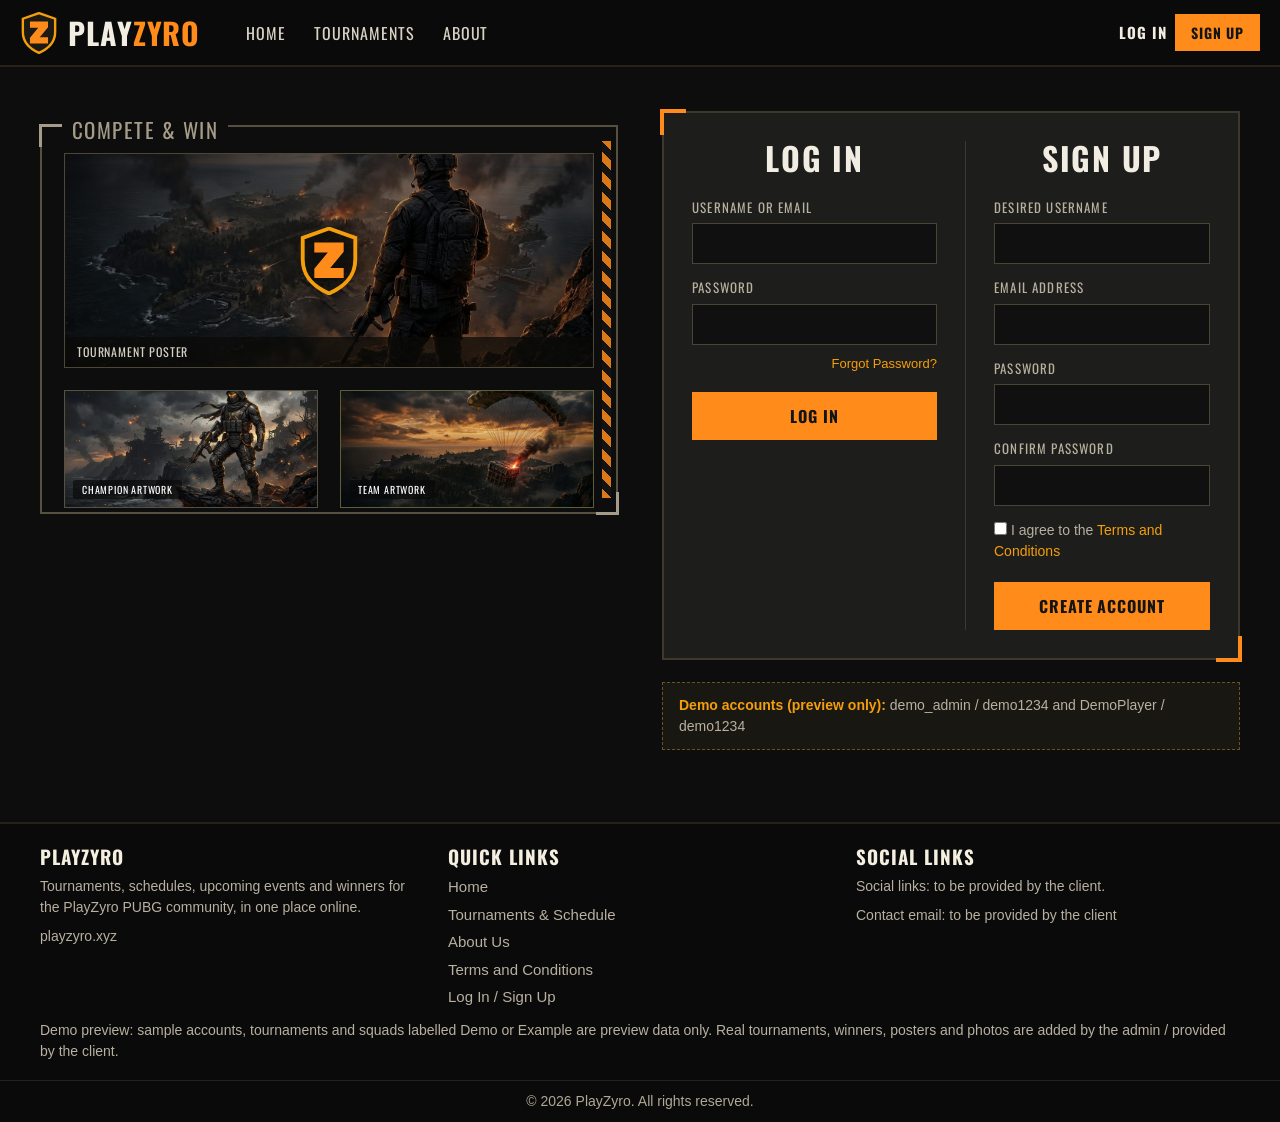
<file: auth.html>
<!DOCTYPE html>
<html lang="en">
<head>
<meta charset="UTF-8">
<meta name="viewport" content="width=device-width, initial-scale=1.0">
<title>Log In / Sign Up - PlayZyro</title>
<link rel="icon" href="data:image/svg+xml,%3Csvg xmlns='http://www.w3.org/2000/svg' viewBox='0 0 40 44'%3E%3Cpath d='M20 1 L37 7 V21 C37 33 29 39 20 43 C11 39 3 33 3 21 V7 Z' fill='%23111' stroke='%23f59e0b' stroke-width='3'/%3E%3Cpath d='M10.5 10 H29.5 V16 L20.8 26.5 H29.5 V33 H10.5 V27 L19.2 16.5 H10.5 Z' fill='%23ff8c1a'/%3E%3C/svg%3E">
<link rel="preconnect" href="https://fonts.googleapis.com"><link href="https://fonts.googleapis.com/css2?family=Oswald:wght@500;600;700&display=swap" rel="stylesheet">
<link rel="stylesheet" href="assets/css/style.css?v=2026-11-20o">
<script>window.PZ_VARIANT='v1';</script>
<script src="assets/js/app.js?v=2026-11-20o"></script>
</head>
<body>
<header class="site-head"><div class="head-in">
<a class="logo" href="index.html" aria-label="PlayZyro home">
<svg width="38" height="42" viewBox="0 0 40 44" role="img" aria-label="PlayZyro shield logo"><path d="M20 1 L37 7 V21 C37 33 29 39 20 43 C11 39 3 33 3 21 V7 Z" fill="#1c1a14" stroke="#f59e0b" stroke-width="2.5"/><path d="M10.5 10 H29.5 V16 L20.8 26.5 H29.5 V33 H10.5 V27 L19.2 16.5 H10.5 Z" fill="#ff8c1a"/></svg>
<span class="word">PLAY<b>ZYRO</b></span></a>
<button class="burger" id="burger" aria-label="Menu">&#9776;</button>
<nav class="main-nav" id="mainnav">
<a href="index.html">Home</a>
<a href="tournaments.html">Tournaments</a>
<a href="about.html">About</a>
<a href="dashboard.html" data-nav-dash>Dashboard</a>
<a href="admin.html" data-nav-admin>Admin Panel</a>
</nav>
<div class="head-actions">
<span class="user-chip" data-user-chip></span>
<span data-auth-btns><a class="login-link" href="auth.html">Log In</a> <a class="btn small" href="auth.html#signup">Sign Up</a></span>
</div></div></header>

<main class="wrap"><div class="auth-grid">
<div class="auth-left"><div class="auth-frame"><span class="frame-label">Compete &amp; Win</span><span class="hz-edge" aria-hidden="true"></span>
<div class="poster-art tall"><img class="pz-art" src="assets/img/art-poster-a.jpg" alt=""><svg class="art-emblem" viewBox="0 0 40 44" aria-hidden="true"><path d="M20 1 L37 7 V21 C37 33 29 39 20 43 C11 39 3 33 3 21 V7 Z" fill="rgba(16,16,12,.55)" stroke="#f59e0b" stroke-width="2.5"/><path d="M10.5 10 H29.5 V16 L20.8 26.5 H29.5 V33 H10.5 V27 L19.2 16.5 H10.5 Z" fill="#ff8c1a"/></svg><span class="art-cap">Tournament Poster</span></div>
<div class="auth-two"><div class="photo-frame has-art"><img class="pz-art" src="assets/img/art-champion.jpg" alt=""><span class="pf-lab">Champion Artwork</span></div><div class="team-frame has-art"><img class="pz-art" src="assets/img/art-poster-b.jpg" alt=""><span class="pf-lab">Team Artwork</span></div></div>
</div></div>
<div><div class="auth-card"><div class="auth-split">
<div><h2>Log In</h2><form id="login-form">
<label for="li-who">Username or Email</label><input id="li-who" required autocomplete="username">
<label for="li-pass">Password</label><input id="li-pass" type="password" required autocomplete="current-password">
<p class="forgot"><a href="#" id="forgot-link">Forgot Password?</a></p>
<div id="login-msg"></div>
<button class="btn block" type="submit" style="margin-top:18px">Log In</button></form></div>
<div id="signup"><h2>Sign Up</h2><form id="signup-form">
<label for="su-name">Desired Username</label><input id="su-name" required autocomplete="username">
<label for="su-email">Email Address</label><input id="su-email" type="email" required autocomplete="email">
<label for="su-pass">Password</label><input id="su-pass" type="password" required autocomplete="new-password">
<label for="su-pass2">Confirm Password</label><input id="su-pass2" type="password" required autocomplete="new-password">
<label style="text-transform:none;letter-spacing:0;font-family:var(--body);font-size:14px"><input type="checkbox" id="su-agree" required style="width:auto"> I agree to the <a href="terms.html">Terms and Conditions</a></label>
<div id="signup-msg"></div>
<button class="btn block" type="submit" style="margin-top:14px">Create Account</button></form></div>
</div></div>
<div class="demo-box"><b>Demo accounts (preview only):</b> demo_admin / demo1234 and DemoPlayer / demo1234</div>
</div></div></main>
<footer class="site"><div class="foot-in">
<div><h3>PlayZyro</h3><p>Tournaments, schedules, upcoming events and winners for the PlayZyro PUBG community, in one place online.</p><p style="margin-top:8px">playzyro.xyz</p></div>
<div><h3>Quick Links</h3><a href="index.html">Home</a><a href="tournaments.html">Tournaments &amp; Schedule</a><a href="about.html">About Us</a><a href="terms.html">Terms and Conditions</a><a href="auth.html">Log In / Sign Up</a></div>
<div><h3>Social Links</h3><p>Social links: to be provided by the client.</p><p style="margin-top:8px">Contact email: to be provided by the client</p></div>
</div>
<p class="demo-notice">Demo preview: sample accounts, tournaments and squads labelled Demo or Example are preview data only. Real tournaments, winners, posters and photos are added by the admin / provided by the client.</p>
<div class="foot-bottom">&copy; <span id="yr"></span> PlayZyro. All rights reserved.</div>
</footer>
<script>document.getElementById('yr').textContent=new Date().getFullYear();</script>
<script>
(function(){var u=window.PZ?PZ.session():null;
 document.querySelectorAll('[data-nav-dash]').forEach(function(e){e.style.display=u?'':'none';});
 document.querySelectorAll('[data-nav-admin]').forEach(function(e){e.style.display=(u&&u.role==='admin')?'':'none';});
 document.querySelectorAll('[data-auth-btns]').forEach(function(e){e.style.display=u?'none':'';});
 var b=document.getElementById('burger'),n=document.getElementById('mainnav');
 if(b&&n){
  var bd=document.createElement('div');bd.className='drawer-backdrop';document.body.appendChild(bd);
  var dh=document.createElement('div');dh.className='drawer-head';dh.innerHTML='<span class="drawer-title">Menu</span><button class="drawer-close" type="button" aria-label="Close menu">&times;</button>';n.insertBefore(dh,n.firstChild);
  var df=document.createElement('div');df.className='drawer-foot';
  df.innerHTML=u?'<span class="drawer-user">Signed in as <b>'+PZ.esc(u.username)+'</b></span><a class="btn ghost block" href="#" data-logout>Log Out</a>':'<a class="btn block" href="auth.html">Log In</a><a class="btn ghost block" href="auth.html#signup" style="margin-top:10px">Sign Up</a>';
  n.appendChild(df);
  var openD=function(){n.classList.add('open');bd.classList.add('show');};
  var closeD=function(){n.classList.remove('open');bd.classList.remove('show');};
  b.addEventListener('click',function(){n.classList.contains('open')?closeD():openD();});
  bd.addEventListener('click',closeD);
  dh.querySelector('.drawer-close').addEventListener('click',closeD);
  n.querySelectorAll('a').forEach(function(a){a.addEventListener('click',closeD);});
 }
})();
</script><script>
(function(){
 function next(u){ location.href = u && u.role==='admin' ? 'admin.html' : 'dashboard.html'; }
 document.getElementById('login-form').addEventListener('submit',function(e){e.preventDefault();
  var u=PZ.login(document.getElementById('li-who').value.trim(), document.getElementById('li-pass').value);
  if(!u){document.getElementById('login-msg').innerHTML='<div class="msg err">'+(PZ.loginNote?PZ.esc(PZ.loginNote):'Login failed. Check your username and password, or sign up first.')+'</div>';return;}
  PZ.toast('Welcome back, '+u.username); next(u);
 });
 document.getElementById('forgot-link').addEventListener('click',function(e){e.preventDefault();PZ.toast('Password help is handled by the admin in this preview.');});
 document.getElementById('signup-form').addEventListener('submit',function(e){e.preventDefault();
  var p1=document.getElementById('su-pass').value, p2=document.getElementById('su-pass2').value, m=document.getElementById('signup-msg');
  if(p1!==p2){m.innerHTML='<div class="msg err">Passwords do not match.</div>';return;}
  var r=PZ.signup(document.getElementById('su-name').value.trim(), document.getElementById('su-email').value.trim(), p1);
  if(r.error){m.innerHTML='<div class="msg err">'+PZ.esc(r.error)+'</div>';return;}
  PZ.toast('Account created'); next(r.user);
 });
})();
</script></body></html>
</file>
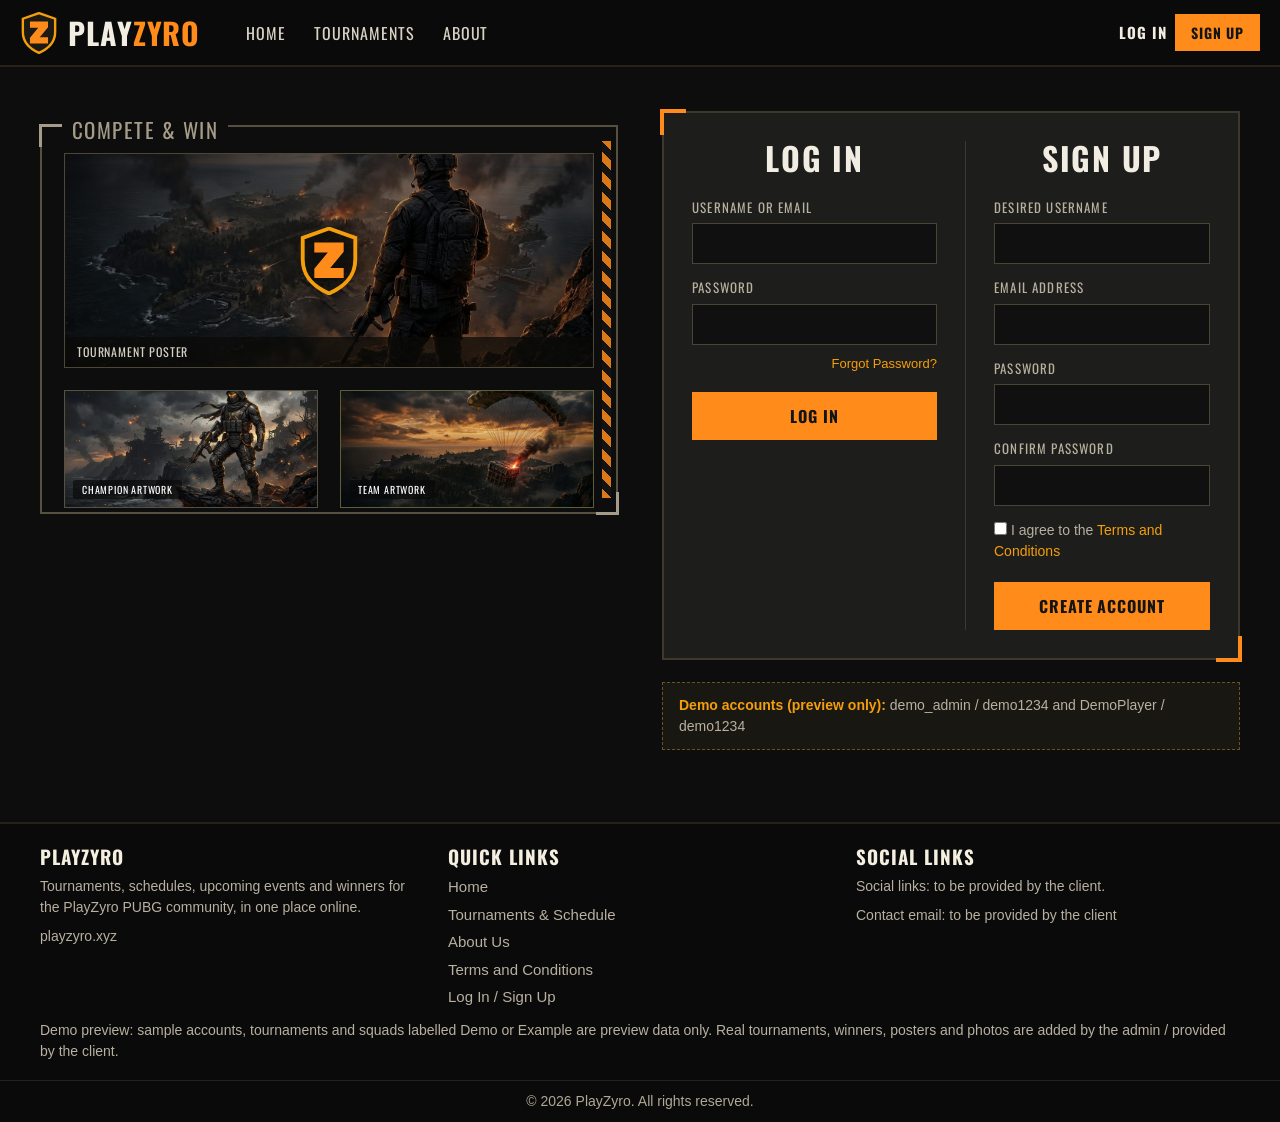
<file: dashboard.html>
<!DOCTYPE html>
<html lang="en">
<head>
<meta charset="UTF-8">
<meta name="viewport" content="width=device-width, initial-scale=1.0">
<title>Dashboard - PlayZyro</title>
<link rel="icon" href="data:image/svg+xml,%3Csvg xmlns='http://www.w3.org/2000/svg' viewBox='0 0 40 44'%3E%3Cpath d='M20 1 L37 7 V21 C37 33 29 39 20 43 C11 39 3 33 3 21 V7 Z' fill='%23111' stroke='%23f59e0b' stroke-width='3'/%3E%3Cpath d='M10.5 10 H29.5 V16 L20.8 26.5 H29.5 V33 H10.5 V27 L19.2 16.5 H10.5 Z' fill='%23ff8c1a'/%3E%3C/svg%3E">
<link rel="preconnect" href="https://fonts.googleapis.com"><link href="https://fonts.googleapis.com/css2?family=Oswald:wght@500;600;700&display=swap" rel="stylesheet">
<link rel="stylesheet" href="assets/css/style.css?v=2026-11-20o">
<script>window.PZ_VARIANT='v1';</script>
<script src="assets/js/app.js?v=2026-11-20o"></script>
</head>
<body>
<header class="site-head"><div class="head-in">
<a class="logo" href="index.html" aria-label="PlayZyro home">
<svg width="38" height="42" viewBox="0 0 40 44" role="img" aria-label="PlayZyro shield logo"><path d="M20 1 L37 7 V21 C37 33 29 39 20 43 C11 39 3 33 3 21 V7 Z" fill="#1c1a14" stroke="#f59e0b" stroke-width="2.5"/><path d="M10.5 10 H29.5 V16 L20.8 26.5 H29.5 V33 H10.5 V27 L19.2 16.5 H10.5 Z" fill="#ff8c1a"/></svg>
<span class="word">PLAY<b>ZYRO</b></span></a>
<button class="burger" id="burger" aria-label="Menu">&#9776;</button>
<nav class="main-nav" id="mainnav">
<a href="index.html">Home</a>
<a href="tournaments.html">Tournaments</a>
<a href="about.html">About</a>
<a href="dashboard.html" class="active" data-nav-dash>Dashboard</a>
<a href="admin.html" data-nav-admin>Admin Panel</a>
</nav>
<div class="head-actions">
<span class="user-chip" data-user-chip></span>
<span data-auth-btns><a class="login-link" href="auth.html">Log In</a> <a class="btn small" href="auth.html#signup">Sign Up</a></span>
</div></div></header>

<main class="wrap"><h1 class="sec-title" style="margin-top:28px">Player <span>Dashboard</span></h1><div class="dash-grid" style="padding-top:6px">
<section class="dpanel" id="squad-panel"></section>
<section class="dpanel"><h2>Lobby Access</h2><div id="room-area"></div>
<h2 style="margin-top:26px">Upcoming Match</h2><div id="upcoming"></div></section>
<section class="dpanel"><h2>My Tournaments</h2><div id="my-tournaments"></div></section>
</div></main>
<footer class="site"><div class="foot-in">
<div><h3>PlayZyro</h3><p>Tournaments, schedules, upcoming events and winners for the PlayZyro PUBG community, in one place online.</p><p style="margin-top:8px">playzyro.xyz</p></div>
<div><h3>Quick Links</h3><a href="index.html">Home</a><a href="tournaments.html">Tournaments &amp; Schedule</a><a href="about.html">About Us</a><a href="terms.html">Terms and Conditions</a><a href="auth.html">Log In / Sign Up</a></div>
<div><h3>Social Links</h3><p>Social links: to be provided by the client.</p><p style="margin-top:8px">Contact email: to be provided by the client</p></div>
</div>
<p class="demo-notice">Demo preview: sample accounts, tournaments and squads labelled Demo or Example are preview data only. Real tournaments, winners, posters and photos are added by the admin / provided by the client.</p>
<div class="foot-bottom">&copy; <span id="yr"></span> PlayZyro. All rights reserved.</div>
</footer>
<script>document.getElementById('yr').textContent=new Date().getFullYear();</script>
<script>
(function(){var u=window.PZ?PZ.session():null;
 document.querySelectorAll('[data-nav-dash]').forEach(function(e){e.style.display=u?'':'none';});
 document.querySelectorAll('[data-nav-admin]').forEach(function(e){e.style.display=(u&&u.role==='admin')?'':'none';});
 document.querySelectorAll('[data-auth-btns]').forEach(function(e){e.style.display=u?'none':'';});
 var b=document.getElementById('burger'),n=document.getElementById('mainnav');
 if(b&&n){
  var bd=document.createElement('div');bd.className='drawer-backdrop';document.body.appendChild(bd);
  var dh=document.createElement('div');dh.className='drawer-head';dh.innerHTML='<span class="drawer-title">Menu</span><button class="drawer-close" type="button" aria-label="Close menu">&times;</button>';n.insertBefore(dh,n.firstChild);
  var df=document.createElement('div');df.className='drawer-foot';
  df.innerHTML=u?'<span class="drawer-user">Signed in as <b>'+PZ.esc(u.username)+'</b></span><a class="btn ghost block" href="#" data-logout>Log Out</a>':'<a class="btn block" href="auth.html">Log In</a><a class="btn ghost block" href="auth.html#signup" style="margin-top:10px">Sign Up</a>';
  n.appendChild(df);
  var openD=function(){n.classList.add('open');bd.classList.add('show');};
  var closeD=function(){n.classList.remove('open');bd.classList.remove('show');};
  b.addEventListener('click',function(){n.classList.contains('open')?closeD():openD();});
  bd.addEventListener('click',closeD);
  dh.querySelector('.drawer-close').addEventListener('click',closeD);
  n.querySelectorAll('a').forEach(function(a){a.addEventListener('click',closeD);});
 }
})();
</script><script>
(function(){
 var u=PZ.requireAuth(); if(!u) return;
 var sp=document.getElementById('squad-panel');
 var s=PZ.mySquad(u.id);
 if(!s){
  sp.innerHTML='<h2>My Squad</h2><div class="empty"><svg class="pz-empty-ic" aria-hidden="true"><use href="assets/img/pz-icons.svg#pz-backpack-s"/></svg>You are not in a squad yet.<br><a class="btn small" href="squad-create.html">Create Squad</a> <a class="btn ghost small" href="squad-join.html">Join by Code</a></div>';
 } else {
  var cap=PZ.user(s.captainId);
  var rows=s.memberIds.map(function(mid,i){var m=PZ.user(mid);return '<li><span class="role">'+(mid===s.captainId?'Captain':'Member '+(i+1))+'</span><span>'+PZ.esc(m?m.username:'Player')+'</span></li>';}).join('');
  sp.innerHTML='<h2>My Squad</h2>'+
   '<div class="kv"><span class="k">Squad Name:</span><span class="v">'+PZ.esc(s.name)+'</span></div>'+
   '<div class="kv code-row"><span class="k">Join Code:</span><span class="v nowrap">'+PZ.esc(s.joinCode)+'</span> <button class="btn small" id="copy-code">Copy Code</button></div>'+
   '<ul class="member-list">'+rows+'</ul>'+
   '<div class="team-frame has-art"><img class="pz-art" src="assets/img/art-poster-b.jpg" alt=""><span class="pf-lab">Team Artwork</span></div>'+
   '<p style="margin-top:12px"><a class="btn ghost small" href="squad.html">View My Squad</a></p>';
  document.getElementById('copy-code').addEventListener('click',function(){
    if(navigator.clipboard){navigator.clipboard.writeText(s.joinCode);}
    PZ.toast('Join code copied: '+s.joinCode);
  });
 }
 var mine=PZ.myTournaments(u);
 var ra=document.getElementById('room-area');
 if(!mine.length){
  ra.innerHTML='<div class="hazard"><div class="hz"></div><div class="hz-body"><h3>Room ID &amp; Password</h3><div class="reveals"><b>Reveals at match time</b>Apply for a tournament and get assigned by the admin. Your room details will appear here at match time.</div></div><div class="hz"></div></div>';
 } else {
  ra.innerHTML=mine.map(function(t){
   var room=PZ.roomFor(u,t.id);
   var inner;
   if(room){ inner='<div class="room-line"><span class="rl">Room ID:</span><span class="rv">'+PZ.esc(room.roomId)+'</span></div><div class="room-line"><span class="rl">Password:</span><span class="rv">'+PZ.esc(room.password)+'</span></div><a class="btn block" style="margin-top:14px" href="tournament.html?id='+t.id+'">Join Room</a>'; }
   else { inner='<div class="reveals"><b>Reveals at match time</b>The admin has not published the room for this tournament yet, or your squad has not been assigned to it.</div>'; }
   return '<div class="hazard" style="margin-bottom:16px"><div class="hz"></div><div class="hz-body"><h3>Room ID &amp; Password</h3><p style="text-align:center;color:var(--muted);margin-bottom:8px">'+PZ.esc(t.name)+'</p>'+inner+'</div><div class="hz"></div></div>';
  }).join('');
 }
 document.getElementById('upcoming').innerHTML = mine.length ?
   mine.map(function(t){return '<div class="kv"><span class="k">Tournament</span><span class="v">'+PZ.esc(t.name)+'</span></div><div class="kv"><span class="k">Starts</span><span class="v">'+PZ.esc(t.dateText||'Date to be confirmed')+'</span></div>';}).join('') :
   '<p style="color:var(--muted)">No upcoming match yet. Your tournaments will appear here after you apply.</p>';
 var mt=document.getElementById('my-tournaments');
 mt.innerHTML = mine.length ? mine.map(function(t,i){
   var st=PZ.isAssigned(s?s.id:'',t.id)?'Assigned':'Applied';
   return '<div class="mini-card"><div class="poster-art"><img class="pz-art" src="'+PZ.posterFor(i)+'" alt=""><svg class="art-emblem" viewBox="0 0 40 44" aria-hidden="true"><path d="M20 1 L37 7 V21 C37 33 29 39 20 43 C11 39 3 33 3 21 V7 Z" fill="rgba(16,16,12,.55)" stroke="#f59e0b" stroke-width="2.5"/><path d="M10.5 10 H29.5 V16 L20.8 26.5 H29.5 V33 H10.5 V27 L19.2 16.5 H10.5 Z" fill="#ff8c1a"/></svg></div><h3>'+PZ.esc(t.name)+' <span>('+st+')</span></h3></div>';
 }).join('') : '<div class="empty"><svg class="pz-empty-ic" aria-hidden="true"><use href="assets/img/pz-icons.svg#pz-pin-s"/></svg>No tournaments yet.<br><a class="btn small" href="tournaments.html" style="margin-top:8px">Browse Tournaments</a></div>';
})();
</script></body></html>
</file>
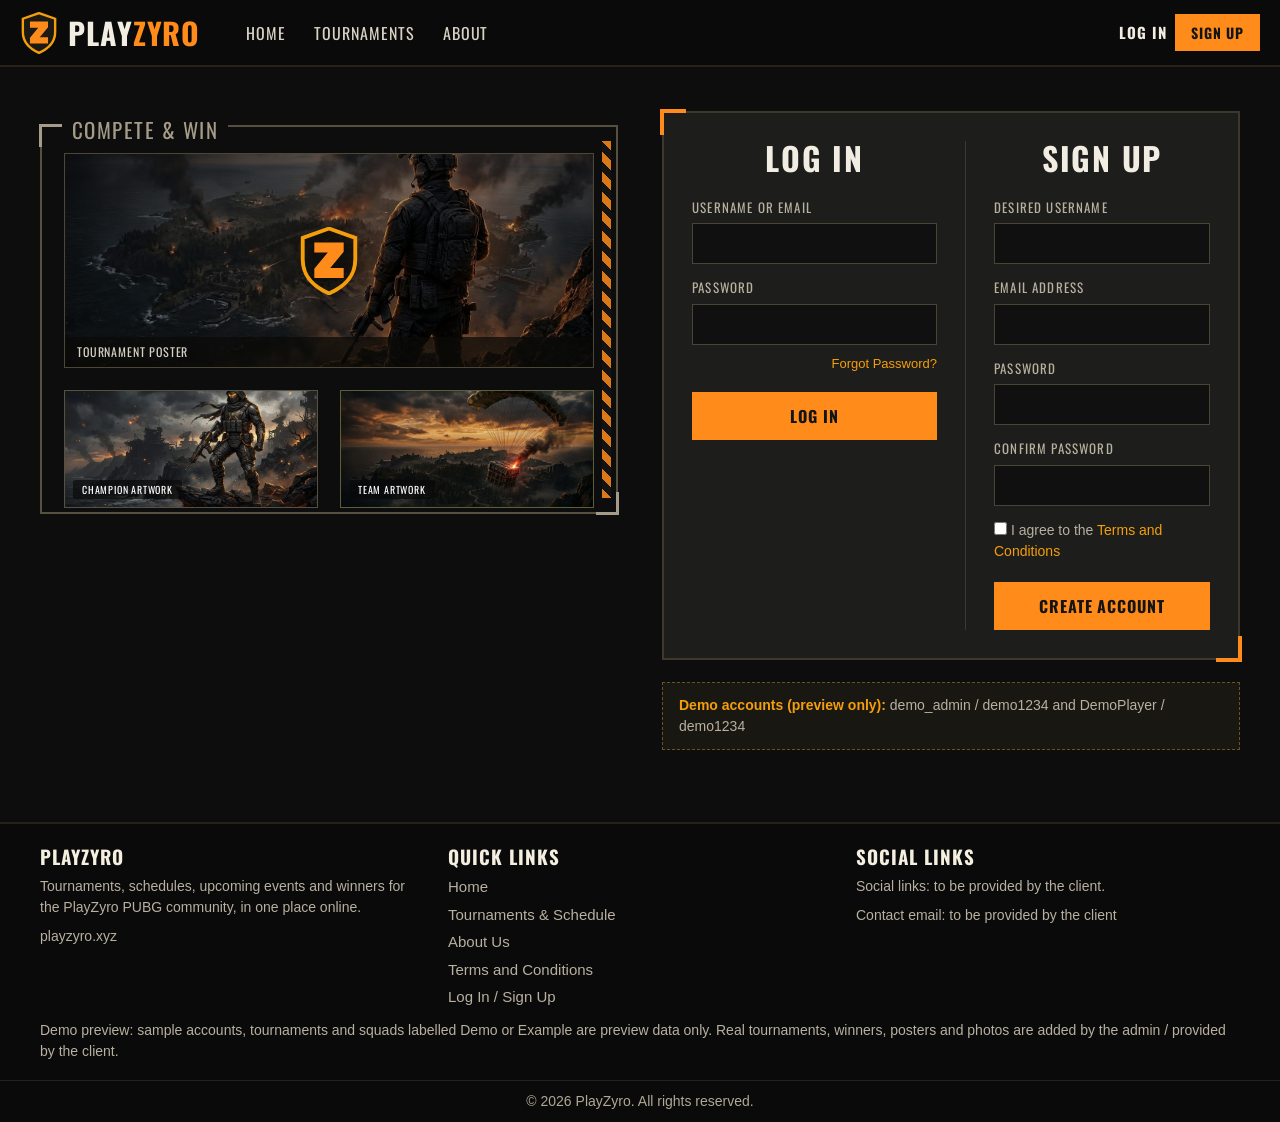
<file: squad-create.html>
<!DOCTYPE html>
<html lang="en">
<head>
<meta charset="UTF-8">
<meta name="viewport" content="width=device-width, initial-scale=1.0">
<title>Create Squad - PlayZyro</title>
<link rel="icon" href="data:image/svg+xml,%3Csvg xmlns='http://www.w3.org/2000/svg' viewBox='0 0 40 44'%3E%3Cpath d='M20 1 L37 7 V21 C37 33 29 39 20 43 C11 39 3 33 3 21 V7 Z' fill='%23111' stroke='%23f59e0b' stroke-width='3'/%3E%3Cpath d='M10.5 10 H29.5 V16 L20.8 26.5 H29.5 V33 H10.5 V27 L19.2 16.5 H10.5 Z' fill='%23ff8c1a'/%3E%3C/svg%3E">
<link rel="preconnect" href="https://fonts.googleapis.com"><link href="https://fonts.googleapis.com/css2?family=Oswald:wght@500;600;700&display=swap" rel="stylesheet">
<link rel="stylesheet" href="assets/css/style.css?v=2026-11-20o">
<script>window.PZ_VARIANT='v1';</script>
<script src="assets/js/app.js?v=2026-11-20o"></script>
</head>
<body>
<header class="site-head"><div class="head-in">
<a class="logo" href="index.html" aria-label="PlayZyro home">
<svg width="38" height="42" viewBox="0 0 40 44" role="img" aria-label="PlayZyro shield logo"><path d="M20 1 L37 7 V21 C37 33 29 39 20 43 C11 39 3 33 3 21 V7 Z" fill="#1c1a14" stroke="#f59e0b" stroke-width="2.5"/><path d="M10.5 10 H29.5 V16 L20.8 26.5 H29.5 V33 H10.5 V27 L19.2 16.5 H10.5 Z" fill="#ff8c1a"/></svg>
<span class="word">PLAY<b>ZYRO</b></span></a>
<button class="burger" id="burger" aria-label="Menu">&#9776;</button>
<nav class="main-nav" id="mainnav">
<a href="index.html">Home</a>
<a href="tournaments.html">Tournaments</a>
<a href="about.html">About</a>
<a href="dashboard.html" class="active" data-nav-dash>Dashboard</a>
<a href="admin.html" data-nav-admin>Admin Panel</a>
</nav>
<div class="head-actions">
<span class="user-chip" data-user-chip></span>
<span data-auth-btns><a class="login-link" href="auth.html">Log In</a> <a class="btn small" href="auth.html#signup">Sign Up</a></span>
</div></div></header>
<main class="wrap"><section class="block"><h1 class="sec-title">Create <span>Squad</span></h1>
<div class="form-grid2"><div class="dpanel"><p style="color:var(--muted)">As captain, you create the squad. The system generates a join code for your members. A squad has 4 to 5 members, and you can be in one active squad at a time.</p>
<form id="create-form"><label for="sq-name">Squad Name</label><input id="sq-name" required maxlength="40" placeholder="e.g. Desert Eagles"><div id="create-msg"></div>
<button class="btn" type="submit" style="margin-top:16px">Create Squad</button> <a class="btn ghost" href="squad-join.html">Join by Code instead</a></form></div>
<aside class="side-steps"><h3>How This Works</h3><ol>
<li>Create your squad - you become its captain.</li>
<li>The system generates a join code for your squad.</li>
<li>Share the code so your members can join. A squad holds 4 to 5 players.</li>
<li>With at least 4 members, your squad can apply for tournaments.</li>
</ol></aside></div></section></main><footer class="site"><div class="foot-in">
<div><h3>PlayZyro</h3><p>Tournaments, schedules, upcoming events and winners for the PlayZyro PUBG community, in one place online.</p><p style="margin-top:8px">playzyro.xyz</p></div>
<div><h3>Quick Links</h3><a href="index.html">Home</a><a href="tournaments.html">Tournaments &amp; Schedule</a><a href="about.html">About Us</a><a href="terms.html">Terms and Conditions</a><a href="auth.html">Log In / Sign Up</a></div>
<div><h3>Social Links</h3><p>Social links: to be provided by the client.</p><p style="margin-top:8px">Contact email: to be provided by the client</p></div>
</div>
<p class="demo-notice">Demo preview: sample accounts, tournaments and squads labelled Demo or Example are preview data only. Real tournaments, winners, posters and photos are added by the admin / provided by the client.</p>
<div class="foot-bottom">&copy; <span id="yr"></span> PlayZyro. All rights reserved.</div>
</footer>
<script>document.getElementById('yr').textContent=new Date().getFullYear();</script>
<script>
(function(){var u=window.PZ?PZ.session():null;
 document.querySelectorAll('[data-nav-dash]').forEach(function(e){e.style.display=u?'':'none';});
 document.querySelectorAll('[data-nav-admin]').forEach(function(e){e.style.display=(u&&u.role==='admin')?'':'none';});
 document.querySelectorAll('[data-auth-btns]').forEach(function(e){e.style.display=u?'none':'';});
 var b=document.getElementById('burger'),n=document.getElementById('mainnav');
 if(b&&n){
  var bd=document.createElement('div');bd.className='drawer-backdrop';document.body.appendChild(bd);
  var dh=document.createElement('div');dh.className='drawer-head';dh.innerHTML='<span class="drawer-title">Menu</span><button class="drawer-close" type="button" aria-label="Close menu">&times;</button>';n.insertBefore(dh,n.firstChild);
  var df=document.createElement('div');df.className='drawer-foot';
  df.innerHTML=u?'<span class="drawer-user">Signed in as <b>'+PZ.esc(u.username)+'</b></span><a class="btn ghost block" href="#" data-logout>Log Out</a>':'<a class="btn block" href="auth.html">Log In</a><a class="btn ghost block" href="auth.html#signup" style="margin-top:10px">Sign Up</a>';
  n.appendChild(df);
  var openD=function(){n.classList.add('open');bd.classList.add('show');};
  var closeD=function(){n.classList.remove('open');bd.classList.remove('show');};
  b.addEventListener('click',function(){n.classList.contains('open')?closeD():openD();});
  bd.addEventListener('click',closeD);
  dh.querySelector('.drawer-close').addEventListener('click',closeD);
  n.querySelectorAll('a').forEach(function(a){a.addEventListener('click',closeD);});
 }
})();
</script><script>
(function(){
 var u=PZ.requireAuth(); if(!u) return;
 document.getElementById('create-form').addEventListener('submit',function(e){e.preventDefault();
  var r=PZ.createSquad(u, document.getElementById('sq-name').value.trim());
  var m=document.getElementById('create-msg');
  if(r.error){m.innerHTML='<div class="msg err">'+PZ.esc(r.error)+'</div>';return;}
  PZ.toast('Squad created. Join code: '+r.squad.joinCode); location.href='squad.html';
 });
})();
</script></body></html>
</file>
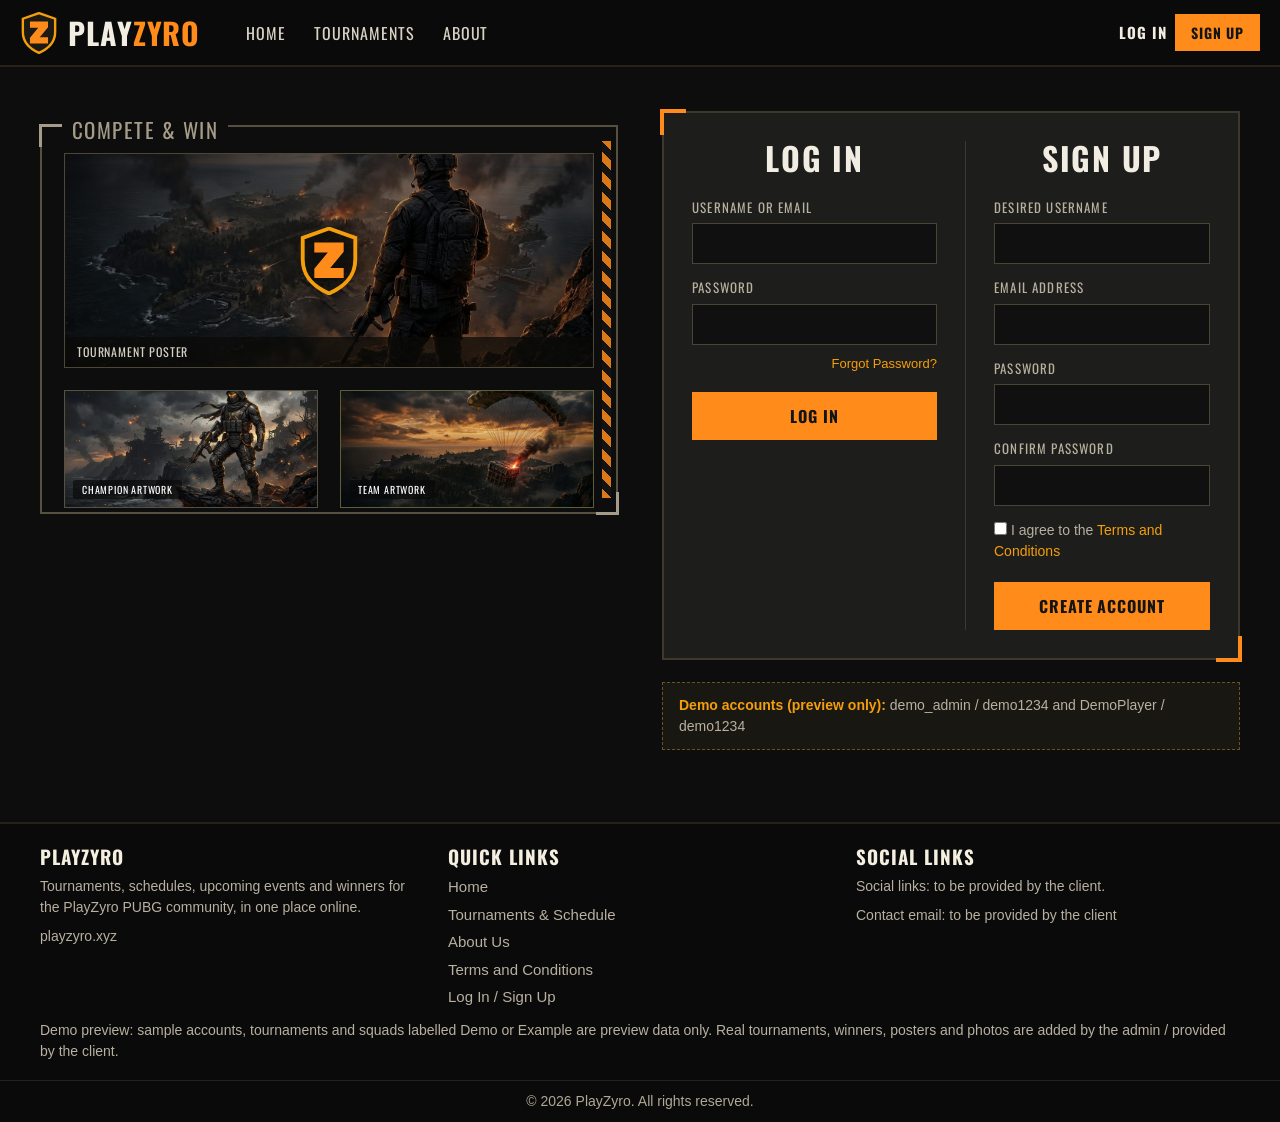
<file: squad-join.html>
<!DOCTYPE html>
<html lang="en">
<head>
<meta charset="UTF-8">
<meta name="viewport" content="width=device-width, initial-scale=1.0">
<title>Join Squad by Code - PlayZyro</title>
<link rel="icon" href="data:image/svg+xml,%3Csvg xmlns='http://www.w3.org/2000/svg' viewBox='0 0 40 44'%3E%3Cpath d='M20 1 L37 7 V21 C37 33 29 39 20 43 C11 39 3 33 3 21 V7 Z' fill='%23111' stroke='%23f59e0b' stroke-width='3'/%3E%3Cpath d='M10.5 10 H29.5 V16 L20.8 26.5 H29.5 V33 H10.5 V27 L19.2 16.5 H10.5 Z' fill='%23ff8c1a'/%3E%3C/svg%3E">
<link rel="preconnect" href="https://fonts.googleapis.com"><link href="https://fonts.googleapis.com/css2?family=Oswald:wght@500;600;700&display=swap" rel="stylesheet">
<link rel="stylesheet" href="assets/css/style.css?v=2026-11-20o">
<script>window.PZ_VARIANT='v1';</script>
<script src="assets/js/app.js?v=2026-11-20o"></script>
</head>
<body>
<header class="site-head"><div class="head-in">
<a class="logo" href="index.html" aria-label="PlayZyro home">
<svg width="38" height="42" viewBox="0 0 40 44" role="img" aria-label="PlayZyro shield logo"><path d="M20 1 L37 7 V21 C37 33 29 39 20 43 C11 39 3 33 3 21 V7 Z" fill="#1c1a14" stroke="#f59e0b" stroke-width="2.5"/><path d="M10.5 10 H29.5 V16 L20.8 26.5 H29.5 V33 H10.5 V27 L19.2 16.5 H10.5 Z" fill="#ff8c1a"/></svg>
<span class="word">PLAY<b>ZYRO</b></span></a>
<button class="burger" id="burger" aria-label="Menu">&#9776;</button>
<nav class="main-nav" id="mainnav">
<a href="index.html">Home</a>
<a href="tournaments.html">Tournaments</a>
<a href="about.html">About</a>
<a href="dashboard.html" class="active" data-nav-dash>Dashboard</a>
<a href="admin.html" data-nav-admin>Admin Panel</a>
</nav>
<div class="head-actions">
<span class="user-chip" data-user-chip></span>
<span data-auth-btns><a class="login-link" href="auth.html">Log In</a> <a class="btn small" href="auth.html#signup">Sign Up</a></span>
</div></div></header>
<main class="wrap"><section class="block"><h1 class="sec-title">Join Squad <span>by Code</span></h1>
<div class="form-grid2"><div class="dpanel"><p style="color:var(--muted)">Enter the join code your captain shared with you. A squad has 4 to 5 members, and you can be in one active squad at a time.</p>
<form id="join-form"><label for="join-code">Squad Join Code</label><input id="join-code" class="code-input" required placeholder="PZ-XXXXXX"><div id="join-msg"></div>
<button class="btn" type="submit" style="margin-top:16px">Join Squad</button> <a class="btn ghost" href="squad-create.html">Create a Squad instead</a></form></div>
<aside class="side-steps"><h3>How This Works</h3><ol>
<li>Ask your captain for the squad's join code.</li>
<li>Enter the code exactly as shared - it looks like PZ-XXXXXX.</li>
<li>You join the squad straight away. A squad holds 4 to 5 players.</li>
<li>Each player has one active squad.</li>
</ol></aside></div></section></main><footer class="site"><div class="foot-in">
<div><h3>PlayZyro</h3><p>Tournaments, schedules, upcoming events and winners for the PlayZyro PUBG community, in one place online.</p><p style="margin-top:8px">playzyro.xyz</p></div>
<div><h3>Quick Links</h3><a href="index.html">Home</a><a href="tournaments.html">Tournaments &amp; Schedule</a><a href="about.html">About Us</a><a href="terms.html">Terms and Conditions</a><a href="auth.html">Log In / Sign Up</a></div>
<div><h3>Social Links</h3><p>Social links: to be provided by the client.</p><p style="margin-top:8px">Contact email: to be provided by the client</p></div>
</div>
<p class="demo-notice">Demo preview: sample accounts, tournaments and squads labelled Demo or Example are preview data only. Real tournaments, winners, posters and photos are added by the admin / provided by the client.</p>
<div class="foot-bottom">&copy; <span id="yr"></span> PlayZyro. All rights reserved.</div>
</footer>
<script>document.getElementById('yr').textContent=new Date().getFullYear();</script>
<script>
(function(){var u=window.PZ?PZ.session():null;
 document.querySelectorAll('[data-nav-dash]').forEach(function(e){e.style.display=u?'':'none';});
 document.querySelectorAll('[data-nav-admin]').forEach(function(e){e.style.display=(u&&u.role==='admin')?'':'none';});
 document.querySelectorAll('[data-auth-btns]').forEach(function(e){e.style.display=u?'none':'';});
 var b=document.getElementById('burger'),n=document.getElementById('mainnav');
 if(b&&n){
  var bd=document.createElement('div');bd.className='drawer-backdrop';document.body.appendChild(bd);
  var dh=document.createElement('div');dh.className='drawer-head';dh.innerHTML='<span class="drawer-title">Menu</span><button class="drawer-close" type="button" aria-label="Close menu">&times;</button>';n.insertBefore(dh,n.firstChild);
  var df=document.createElement('div');df.className='drawer-foot';
  df.innerHTML=u?'<span class="drawer-user">Signed in as <b>'+PZ.esc(u.username)+'</b></span><a class="btn ghost block" href="#" data-logout>Log Out</a>':'<a class="btn block" href="auth.html">Log In</a><a class="btn ghost block" href="auth.html#signup" style="margin-top:10px">Sign Up</a>';
  n.appendChild(df);
  var openD=function(){n.classList.add('open');bd.classList.add('show');};
  var closeD=function(){n.classList.remove('open');bd.classList.remove('show');};
  b.addEventListener('click',function(){n.classList.contains('open')?closeD():openD();});
  bd.addEventListener('click',closeD);
  dh.querySelector('.drawer-close').addEventListener('click',closeD);
  n.querySelectorAll('a').forEach(function(a){a.addEventListener('click',closeD);});
 }
})();
</script><script>
(function(){
 var u=PZ.requireAuth(); if(!u) return;
 document.getElementById('join-form').addEventListener('submit',function(e){e.preventDefault();
  var r=PZ.joinSquad(u, document.getElementById('join-code').value);
  var m=document.getElementById('join-msg');
  if(r.error){m.innerHTML='<div class="msg err">'+PZ.esc(r.error)+'</div>';return;}
  PZ.toast('Joined squad: '+r.squad.name); location.href='squad.html';
 });
})();
</script></body></html>
</file>
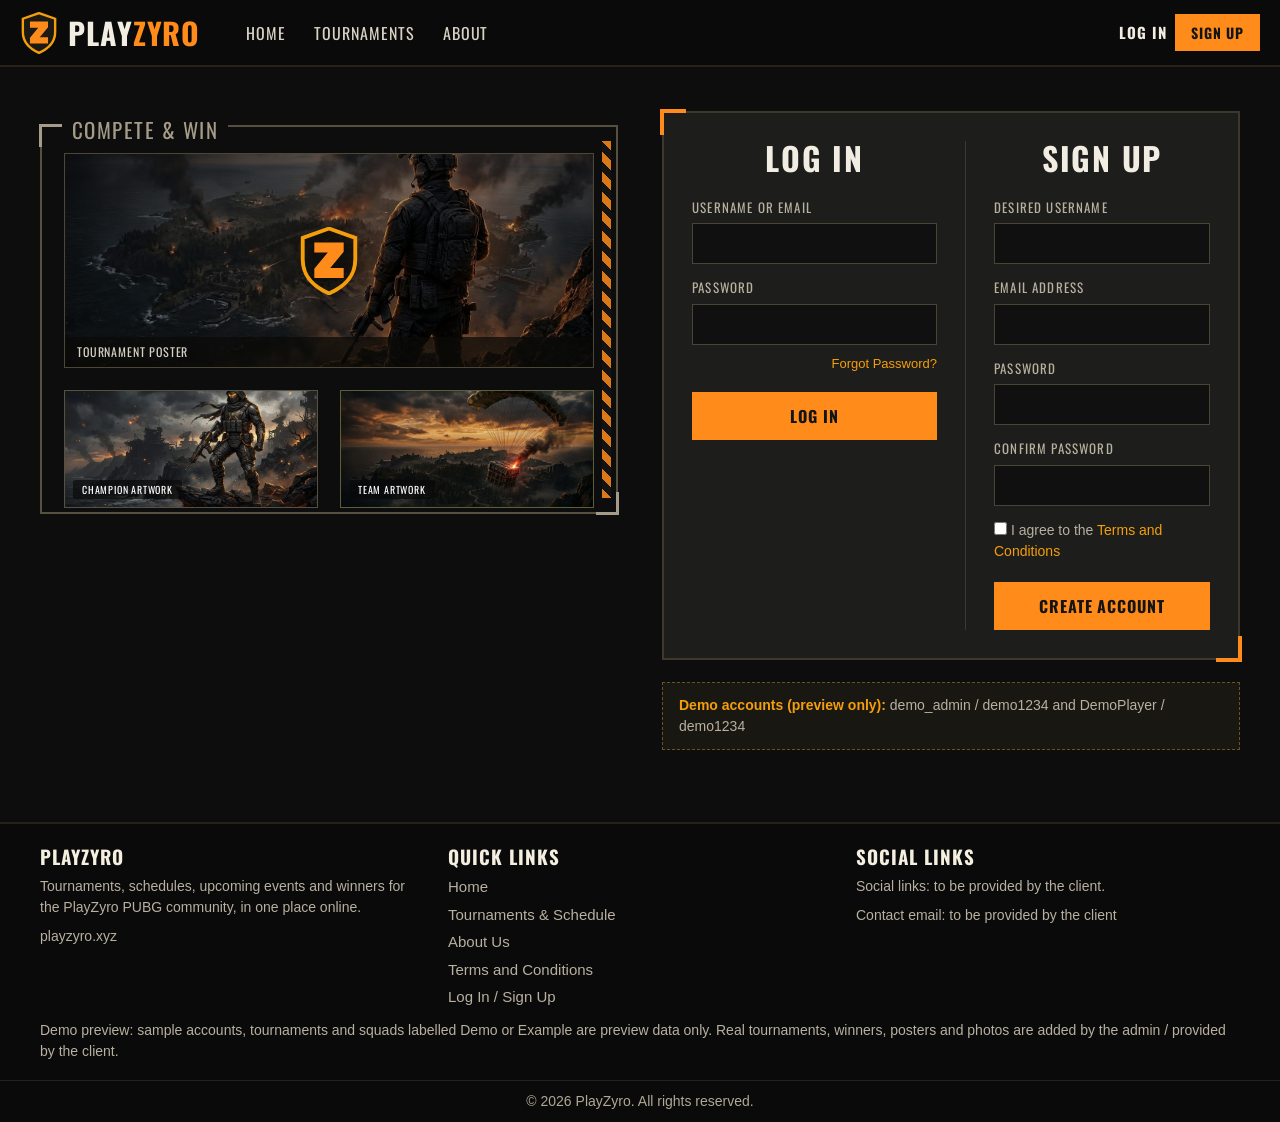
<file: squad.html>
<!DOCTYPE html>
<html lang="en">
<head>
<meta charset="UTF-8">
<meta name="viewport" content="width=device-width, initial-scale=1.0">
<title>My Squad - PlayZyro</title>
<link rel="icon" href="data:image/svg+xml,%3Csvg xmlns='http://www.w3.org/2000/svg' viewBox='0 0 40 44'%3E%3Cpath d='M20 1 L37 7 V21 C37 33 29 39 20 43 C11 39 3 33 3 21 V7 Z' fill='%23111' stroke='%23f59e0b' stroke-width='3'/%3E%3Cpath d='M10.5 10 H29.5 V16 L20.8 26.5 H29.5 V33 H10.5 V27 L19.2 16.5 H10.5 Z' fill='%23ff8c1a'/%3E%3C/svg%3E">
<link rel="preconnect" href="https://fonts.googleapis.com"><link href="https://fonts.googleapis.com/css2?family=Oswald:wght@500;600;700&display=swap" rel="stylesheet">
<link rel="stylesheet" href="assets/css/style.css?v=2026-11-20o">
<script>window.PZ_VARIANT='v1';</script>
<script src="assets/js/app.js?v=2026-11-20o"></script>
</head>
<body>
<header class="site-head"><div class="head-in">
<a class="logo" href="index.html" aria-label="PlayZyro home">
<svg width="38" height="42" viewBox="0 0 40 44" role="img" aria-label="PlayZyro shield logo"><path d="M20 1 L37 7 V21 C37 33 29 39 20 43 C11 39 3 33 3 21 V7 Z" fill="#1c1a14" stroke="#f59e0b" stroke-width="2.5"/><path d="M10.5 10 H29.5 V16 L20.8 26.5 H29.5 V33 H10.5 V27 L19.2 16.5 H10.5 Z" fill="#ff8c1a"/></svg>
<span class="word">PLAY<b>ZYRO</b></span></a>
<button class="burger" id="burger" aria-label="Menu">&#9776;</button>
<nav class="main-nav" id="mainnav">
<a href="index.html">Home</a>
<a href="tournaments.html">Tournaments</a>
<a href="about.html">About</a>
<a href="dashboard.html" class="active" data-nav-dash>Dashboard</a>
<a href="admin.html" data-nav-admin>Admin Panel</a>
</nav>
<div class="head-actions">
<span class="user-chip" data-user-chip></span>
<span data-auth-btns><a class="login-link" href="auth.html">Log In</a> <a class="btn small" href="auth.html#signup">Sign Up</a></span>
</div></div></header>
<main class="wrap"><section class="block" id="squad-detail"></section></main><footer class="site"><div class="foot-in">
<div><h3>PlayZyro</h3><p>Tournaments, schedules, upcoming events and winners for the PlayZyro PUBG community, in one place online.</p><p style="margin-top:8px">playzyro.xyz</p></div>
<div><h3>Quick Links</h3><a href="index.html">Home</a><a href="tournaments.html">Tournaments &amp; Schedule</a><a href="about.html">About Us</a><a href="terms.html">Terms and Conditions</a><a href="auth.html">Log In / Sign Up</a></div>
<div><h3>Social Links</h3><p>Social links: to be provided by the client.</p><p style="margin-top:8px">Contact email: to be provided by the client</p></div>
</div>
<p class="demo-notice">Demo preview: sample accounts, tournaments and squads labelled Demo or Example are preview data only. Real tournaments, winners, posters and photos are added by the admin / provided by the client.</p>
<div class="foot-bottom">&copy; <span id="yr"></span> PlayZyro. All rights reserved.</div>
</footer>
<script>document.getElementById('yr').textContent=new Date().getFullYear();</script>
<script>
(function(){var u=window.PZ?PZ.session():null;
 document.querySelectorAll('[data-nav-dash]').forEach(function(e){e.style.display=u?'':'none';});
 document.querySelectorAll('[data-nav-admin]').forEach(function(e){e.style.display=(u&&u.role==='admin')?'':'none';});
 document.querySelectorAll('[data-auth-btns]').forEach(function(e){e.style.display=u?'none':'';});
 var b=document.getElementById('burger'),n=document.getElementById('mainnav');
 if(b&&n){
  var bd=document.createElement('div');bd.className='drawer-backdrop';document.body.appendChild(bd);
  var dh=document.createElement('div');dh.className='drawer-head';dh.innerHTML='<span class="drawer-title">Menu</span><button class="drawer-close" type="button" aria-label="Close menu">&times;</button>';n.insertBefore(dh,n.firstChild);
  var df=document.createElement('div');df.className='drawer-foot';
  df.innerHTML=u?'<span class="drawer-user">Signed in as <b>'+PZ.esc(u.username)+'</b></span><a class="btn ghost block" href="#" data-logout>Log Out</a>':'<a class="btn block" href="auth.html">Log In</a><a class="btn ghost block" href="auth.html#signup" style="margin-top:10px">Sign Up</a>';
  n.appendChild(df);
  var openD=function(){n.classList.add('open');bd.classList.add('show');};
  var closeD=function(){n.classList.remove('open');bd.classList.remove('show');};
  b.addEventListener('click',function(){n.classList.contains('open')?closeD():openD();});
  bd.addEventListener('click',closeD);
  dh.querySelector('.drawer-close').addEventListener('click',closeD);
  n.querySelectorAll('a').forEach(function(a){a.addEventListener('click',closeD);});
 }
})();
</script><script>
(function(){
 var u=PZ.requireAuth(); if(!u) return;
 var s=PZ.mySquad(u.id); var box=document.getElementById('squad-detail');
 if(!s){box.innerHTML='<h1 class="sec-title">My Squad</h1><div class="empty" style="max-width:640px"><svg class="pz-empty-ic" aria-hidden="true"><use href="assets/img/pz-icons.svg#pz-helmet-s"/></svg>You are not in a squad yet.<br><a class="btn small" href="squad-create.html">Create Squad</a> <a class="btn ghost small" href="squad-join.html">Join by Code</a></div>';return;}
 var rows=s.memberIds.map(function(mid,i){var m=PZ.user(mid);return '<li><span class="role">'+(mid===s.captainId?'Captain':'Member '+(i+1))+'</span><span>'+PZ.esc(m?m.username:'Player')+'</span></li>';}).join('');
 var empty=''; for(var i=s.memberIds.length;i<5;i++){ empty+='<li><span class="role">Member '+(i+1)+'</span><span style="color:var(--muted)">Empty slot - invite a player</span></li>'; }
 box.innerHTML='<h1 class="sec-title">My <span>Squad</span></h1><div class="detail-grid"><div class="dpanel">'+
 '<div class="kv"><span class="k">Squad Name:</span><span class="v">'+PZ.esc(s.name)+'</span></div>'+
 '<div class="kv code-row"><span class="k">Join Code:</span><span class="v nowrap">'+PZ.esc(s.joinCode)+'</span> <button class="btn small" id="copy-code">Copy Code</button></div>'+
 '<div class="kv"><span class="k">Members</span><span class="v">'+s.memberIds.length+' / 5</span></div>'+
 '<ul class="member-list">'+rows+empty+'</ul>'+
 '<p style="margin-top:14px;color:var(--muted)">Share the join code only with the players who will join your squad. A squad needs at least 4 members to apply for a tournament.</p>'+
 '<p style="margin-top:12px"><a class="btn" href="tournaments.html">Apply for a Tournament</a></p></div>'+
 '<div class="dpanel">'+
'<div class="team-frame squad-photo has-art"><img class="pz-art" src="assets/img/art-poster-b.jpg" alt=""><span class="pf-lab">Team Artwork</span></div>'+
 '</div></div>';
 document.getElementById('copy-code').addEventListener('click',function(){ if(navigator.clipboard){navigator.clipboard.writeText(s.joinCode);} PZ.toast('Join code copied: '+s.joinCode); });
})();
</script></body></html>
</file>
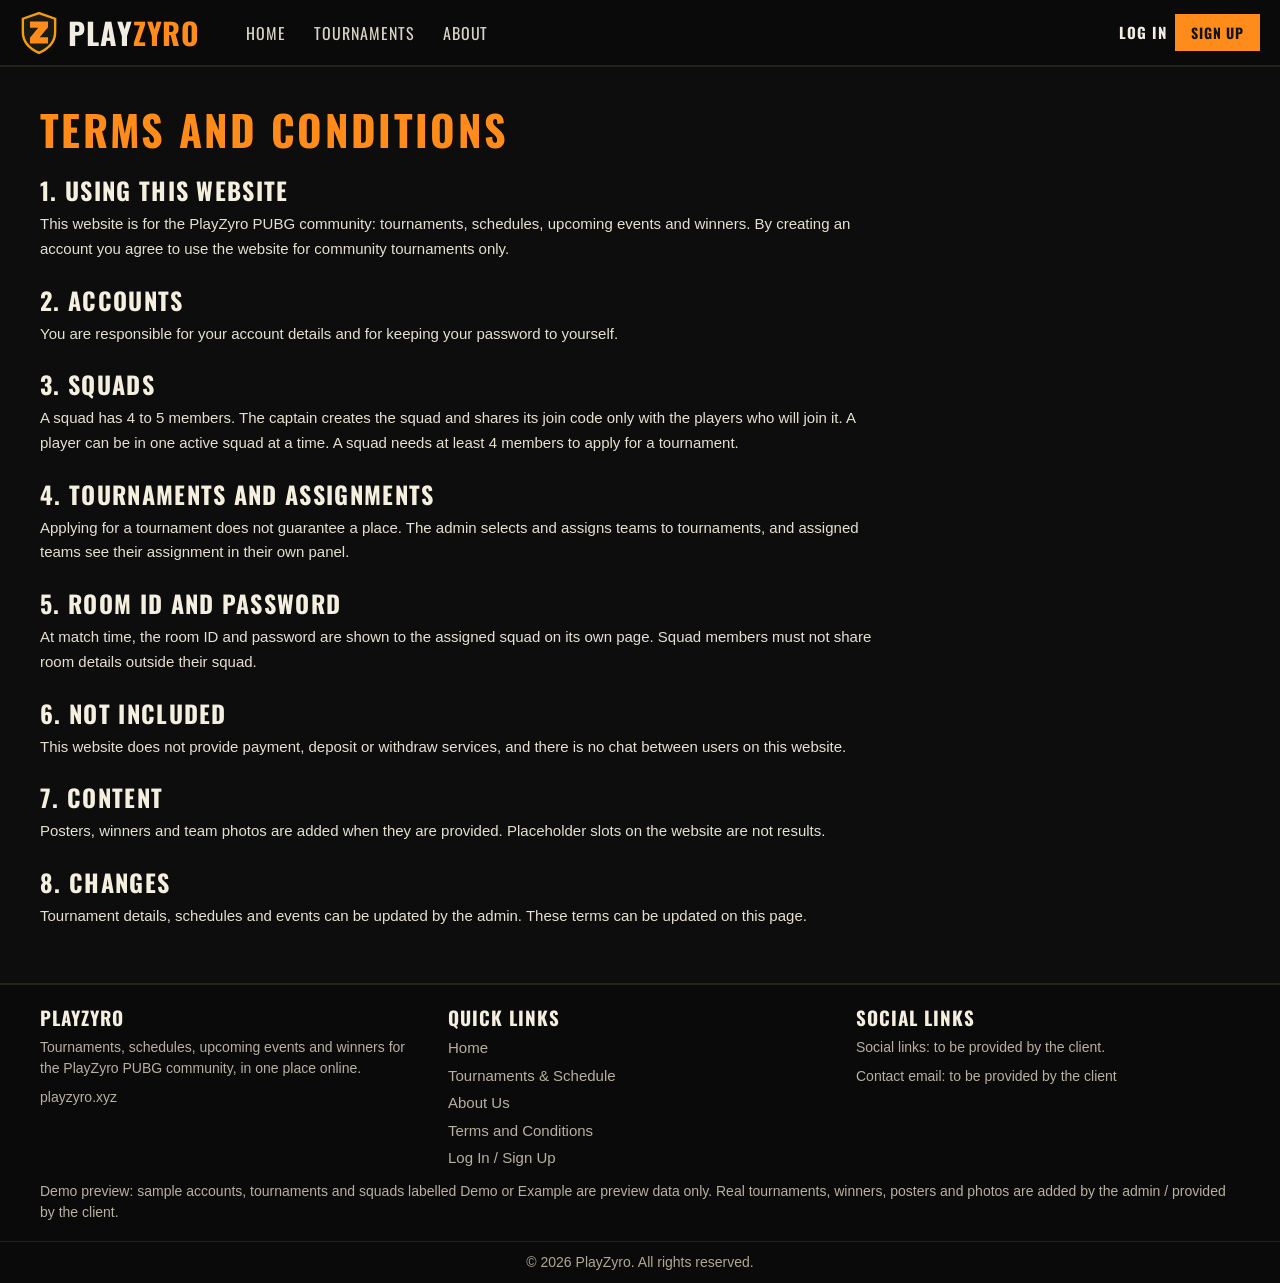
<file: terms.html>
<!DOCTYPE html>
<html lang="en">
<head>
<meta charset="UTF-8">
<meta name="viewport" content="width=device-width, initial-scale=1.0">
<title>Terms and Conditions - PlayZyro</title>
<link rel="icon" href="data:image/svg+xml,%3Csvg xmlns='http://www.w3.org/2000/svg' viewBox='0 0 40 44'%3E%3Cpath d='M20 1 L37 7 V21 C37 33 29 39 20 43 C11 39 3 33 3 21 V7 Z' fill='%23111' stroke='%23f59e0b' stroke-width='3'/%3E%3Cpath d='M10.5 10 H29.5 V16 L20.8 26.5 H29.5 V33 H10.5 V27 L19.2 16.5 H10.5 Z' fill='%23ff8c1a'/%3E%3C/svg%3E">
<link rel="preconnect" href="https://fonts.googleapis.com"><link href="https://fonts.googleapis.com/css2?family=Oswald:wght@500;600;700&display=swap" rel="stylesheet">
<link rel="stylesheet" href="assets/css/style.css?v=2026-11-20o">
<script>window.PZ_VARIANT='v1';</script>
<script src="assets/js/app.js?v=2026-11-20o"></script>
</head>
<body>
<header class="site-head"><div class="head-in">
<a class="logo" href="index.html" aria-label="PlayZyro home">
<svg width="38" height="42" viewBox="0 0 40 44" role="img" aria-label="PlayZyro shield logo"><path d="M20 1 L37 7 V21 C37 33 29 39 20 43 C11 39 3 33 3 21 V7 Z" fill="#1c1a14" stroke="#f59e0b" stroke-width="2.5"/><path d="M10.5 10 H29.5 V16 L20.8 26.5 H29.5 V33 H10.5 V27 L19.2 16.5 H10.5 Z" fill="#ff8c1a"/></svg>
<span class="word">PLAY<b>ZYRO</b></span></a>
<button class="burger" id="burger" aria-label="Menu">&#9776;</button>
<nav class="main-nav" id="mainnav">
<a href="index.html">Home</a>
<a href="tournaments.html">Tournaments</a>
<a href="about.html">About</a>
<a href="dashboard.html" data-nav-dash>Dashboard</a>
<a href="admin.html" data-nav-admin>Admin Panel</a>
</nav>
<div class="head-actions">
<span class="user-chip" data-user-chip></span>
<span data-auth-btns><a class="login-link" href="auth.html">Log In</a> <a class="btn small" href="auth.html#signup">Sign Up</a></span>
</div></div></header>
<main class="wrap"><div class="content reading"><h1>Terms and Conditions</h1>
<h2>1. Using this website</h2><p>This website is for the PlayZyro PUBG community: tournaments, schedules, upcoming events and winners. By creating an account you agree to use the website for community tournaments only.</p>
<h2>2. Accounts</h2><p>You are responsible for your account details and for keeping your password to yourself.</p>
<h2>3. Squads</h2><p>A squad has 4 to 5 members. The captain creates the squad and shares its join code only with the players who will join it. A player can be in one active squad at a time. A squad needs at least 4 members to apply for a tournament.</p>
<h2>4. Tournaments and assignments</h2><p>Applying for a tournament does not guarantee a place. The admin selects and assigns teams to tournaments, and assigned teams see their assignment in their own panel.</p>
<h2>5. Room ID and password</h2><p>At match time, the room ID and password are shown to the assigned squad on its own page. Squad members must not share room details outside their squad.</p>
<h2>6. Not included</h2><p>This website does not provide payment, deposit or withdraw services, and there is no chat between users on this website.</p>
<h2>7. Content</h2><p>Posters, winners and team photos are added when they are provided. Placeholder slots on the website are not results.</p>
<h2>8. Changes</h2><p>Tournament details, schedules and events can be updated by the admin. These terms can be updated on this page.</p>
</div></main><footer class="site"><div class="foot-in">
<div><h3>PlayZyro</h3><p>Tournaments, schedules, upcoming events and winners for the PlayZyro PUBG community, in one place online.</p><p style="margin-top:8px">playzyro.xyz</p></div>
<div><h3>Quick Links</h3><a href="index.html">Home</a><a href="tournaments.html">Tournaments &amp; Schedule</a><a href="about.html">About Us</a><a href="terms.html">Terms and Conditions</a><a href="auth.html">Log In / Sign Up</a></div>
<div><h3>Social Links</h3><p>Social links: to be provided by the client.</p><p style="margin-top:8px">Contact email: to be provided by the client</p></div>
</div>
<p class="demo-notice">Demo preview: sample accounts, tournaments and squads labelled Demo or Example are preview data only. Real tournaments, winners, posters and photos are added by the admin / provided by the client.</p>
<div class="foot-bottom">&copy; <span id="yr"></span> PlayZyro. All rights reserved.</div>
</footer>
<script>document.getElementById('yr').textContent=new Date().getFullYear();</script>
<script>
(function(){var u=window.PZ?PZ.session():null;
 document.querySelectorAll('[data-nav-dash]').forEach(function(e){e.style.display=u?'':'none';});
 document.querySelectorAll('[data-nav-admin]').forEach(function(e){e.style.display=(u&&u.role==='admin')?'':'none';});
 document.querySelectorAll('[data-auth-btns]').forEach(function(e){e.style.display=u?'none':'';});
 var b=document.getElementById('burger'),n=document.getElementById('mainnav');
 if(b&&n){
  var bd=document.createElement('div');bd.className='drawer-backdrop';document.body.appendChild(bd);
  var dh=document.createElement('div');dh.className='drawer-head';dh.innerHTML='<span class="drawer-title">Menu</span><button class="drawer-close" type="button" aria-label="Close menu">&times;</button>';n.insertBefore(dh,n.firstChild);
  var df=document.createElement('div');df.className='drawer-foot';
  df.innerHTML=u?'<span class="drawer-user">Signed in as <b>'+PZ.esc(u.username)+'</b></span><a class="btn ghost block" href="#" data-logout>Log Out</a>':'<a class="btn block" href="auth.html">Log In</a><a class="btn ghost block" href="auth.html#signup" style="margin-top:10px">Sign Up</a>';
  n.appendChild(df);
  var openD=function(){n.classList.add('open');bd.classList.add('show');};
  var closeD=function(){n.classList.remove('open');bd.classList.remove('show');};
  b.addEventListener('click',function(){n.classList.contains('open')?closeD():openD();});
  bd.addEventListener('click',closeD);
  dh.querySelector('.drawer-close').addEventListener('click',closeD);
  n.querySelectorAll('a').forEach(function(a){a.addEventListener('click',closeD);});
 }
})();
</script></body></html>
</file>
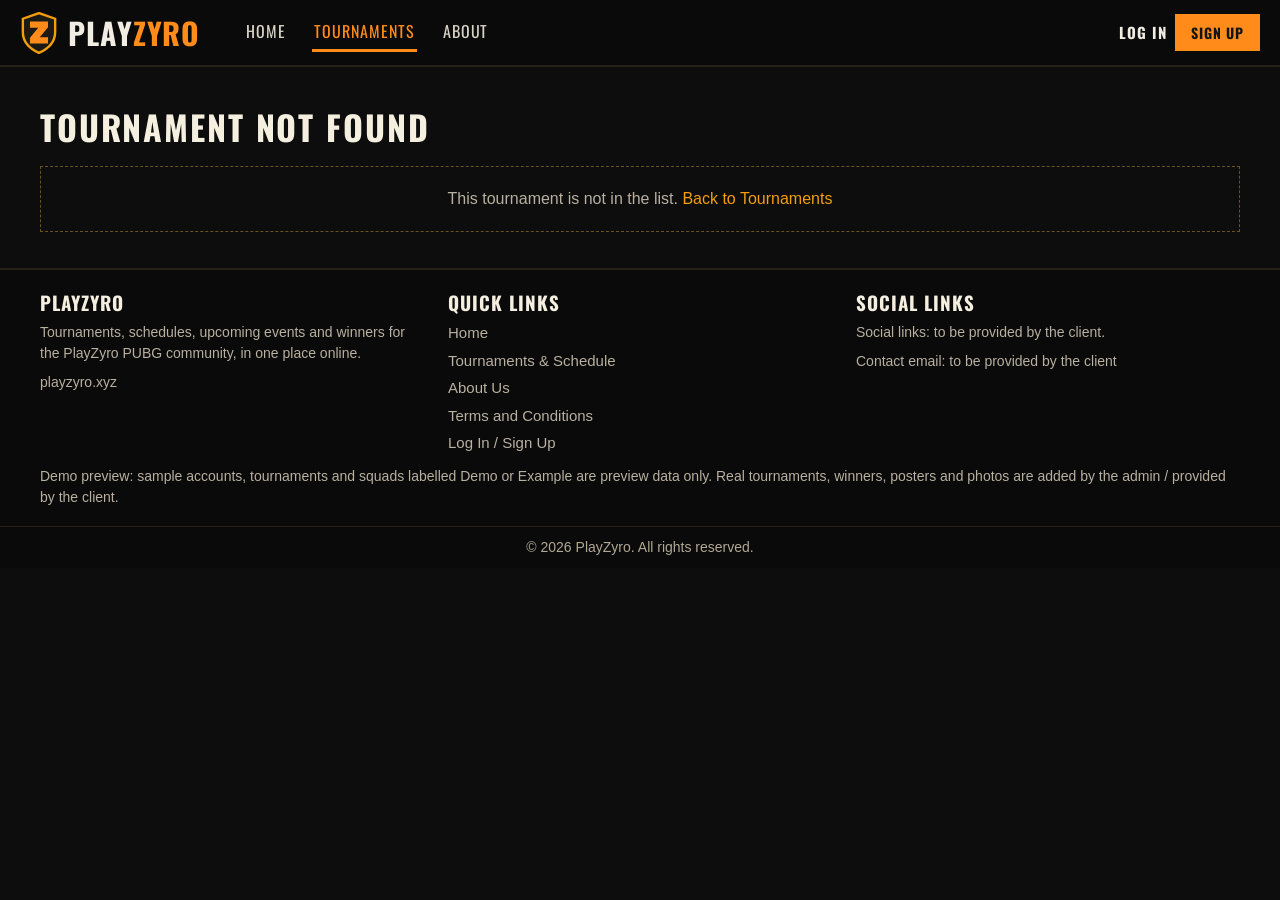
<file: tournament.html>
<!DOCTYPE html>
<html lang="en">
<head>
<meta charset="UTF-8">
<meta name="viewport" content="width=device-width, initial-scale=1.0">
<title>Tournament - PlayZyro</title>
<link rel="icon" href="data:image/svg+xml,%3Csvg xmlns='http://www.w3.org/2000/svg' viewBox='0 0 40 44'%3E%3Cpath d='M20 1 L37 7 V21 C37 33 29 39 20 43 C11 39 3 33 3 21 V7 Z' fill='%23111' stroke='%23f59e0b' stroke-width='3'/%3E%3Cpath d='M10.5 10 H29.5 V16 L20.8 26.5 H29.5 V33 H10.5 V27 L19.2 16.5 H10.5 Z' fill='%23ff8c1a'/%3E%3C/svg%3E">
<link rel="preconnect" href="https://fonts.googleapis.com"><link href="https://fonts.googleapis.com/css2?family=Oswald:wght@500;600;700&display=swap" rel="stylesheet">
<link rel="stylesheet" href="assets/css/style.css?v=2026-11-20o">
<script>window.PZ_VARIANT='v1';</script>
<script src="assets/js/app.js?v=2026-11-20o"></script>
</head>
<body>
<header class="site-head"><div class="head-in">
<a class="logo" href="index.html" aria-label="PlayZyro home">
<svg width="38" height="42" viewBox="0 0 40 44" role="img" aria-label="PlayZyro shield logo"><path d="M20 1 L37 7 V21 C37 33 29 39 20 43 C11 39 3 33 3 21 V7 Z" fill="#1c1a14" stroke="#f59e0b" stroke-width="2.5"/><path d="M10.5 10 H29.5 V16 L20.8 26.5 H29.5 V33 H10.5 V27 L19.2 16.5 H10.5 Z" fill="#ff8c1a"/></svg>
<span class="word">PLAY<b>ZYRO</b></span></a>
<button class="burger" id="burger" aria-label="Menu">&#9776;</button>
<nav class="main-nav" id="mainnav">
<a href="index.html">Home</a>
<a href="tournaments.html" class="active">Tournaments</a>
<a href="about.html">About</a>
<a href="dashboard.html" data-nav-dash>Dashboard</a>
<a href="admin.html" data-nav-admin>Admin Panel</a>
</nav>
<div class="head-actions">
<span class="user-chip" data-user-chip></span>
<span data-auth-btns><a class="login-link" href="auth.html">Log In</a> <a class="btn small" href="auth.html#signup">Sign Up</a></span>
</div></div></header>

<main class="wrap"><section class="block" id="detail"></section></main>
<footer class="site"><div class="foot-in">
<div><h3>PlayZyro</h3><p>Tournaments, schedules, upcoming events and winners for the PlayZyro PUBG community, in one place online.</p><p style="margin-top:8px">playzyro.xyz</p></div>
<div><h3>Quick Links</h3><a href="index.html">Home</a><a href="tournaments.html">Tournaments &amp; Schedule</a><a href="about.html">About Us</a><a href="terms.html">Terms and Conditions</a><a href="auth.html">Log In / Sign Up</a></div>
<div><h3>Social Links</h3><p>Social links: to be provided by the client.</p><p style="margin-top:8px">Contact email: to be provided by the client</p></div>
</div>
<p class="demo-notice">Demo preview: sample accounts, tournaments and squads labelled Demo or Example are preview data only. Real tournaments, winners, posters and photos are added by the admin / provided by the client.</p>
<div class="foot-bottom">&copy; <span id="yr"></span> PlayZyro. All rights reserved.</div>
</footer>
<script>document.getElementById('yr').textContent=new Date().getFullYear();</script>
<script>
(function(){var u=window.PZ?PZ.session():null;
 document.querySelectorAll('[data-nav-dash]').forEach(function(e){e.style.display=u?'':'none';});
 document.querySelectorAll('[data-nav-admin]').forEach(function(e){e.style.display=(u&&u.role==='admin')?'':'none';});
 document.querySelectorAll('[data-auth-btns]').forEach(function(e){e.style.display=u?'none':'';});
 var b=document.getElementById('burger'),n=document.getElementById('mainnav');
 if(b&&n){
  var bd=document.createElement('div');bd.className='drawer-backdrop';document.body.appendChild(bd);
  var dh=document.createElement('div');dh.className='drawer-head';dh.innerHTML='<span class="drawer-title">Menu</span><button class="drawer-close" type="button" aria-label="Close menu">&times;</button>';n.insertBefore(dh,n.firstChild);
  var df=document.createElement('div');df.className='drawer-foot';
  df.innerHTML=u?'<span class="drawer-user">Signed in as <b>'+PZ.esc(u.username)+'</b></span><a class="btn ghost block" href="#" data-logout>Log Out</a>':'<a class="btn block" href="auth.html">Log In</a><a class="btn ghost block" href="auth.html#signup" style="margin-top:10px">Sign Up</a>';
  n.appendChild(df);
  var openD=function(){n.classList.add('open');bd.classList.add('show');};
  var closeD=function(){n.classList.remove('open');bd.classList.remove('show');};
  b.addEventListener('click',function(){n.classList.contains('open')?closeD():openD();});
  bd.addEventListener('click',closeD);
  dh.querySelector('.drawer-close').addEventListener('click',closeD);
  n.querySelectorAll('a').forEach(function(a){a.addEventListener('click',closeD);});
 }
})();
</script><script>
(function(){
 var id=PZ.qs('id'); var t=PZ.db.tournaments.find(function(x){return x.id===id;});
 var box=document.getElementById('detail');
 if(!t){box.innerHTML='<h1 class="sec-title">Tournament not found</h1><div class="empty">This tournament is not in the list. <a href="tournaments.html">Back to Tournaments</a></div>';return;}
 var applied=PZ.appliedSquadIds(t.id).length, assigned=PZ.assignedSquadIds(t.id).length;
 box.innerHTML='<h1 class="sec-title">'+PZ.esc(t.name)+'</h1>'+
 '<div class="detail-grid"><div class="dpanel"><div class="poster-art tall"><img class="pz-art" src="assets/img/art-poster-a.jpg" alt=""><svg class="art-emblem" viewBox="0 0 40 44" aria-hidden="true"><path d="M20 1 L37 7 V21 C37 33 29 39 20 43 C11 39 3 33 3 21 V7 Z" fill="rgba(16,16,12,.55)" stroke="#f59e0b" stroke-width="2.5"/><path d="M10.5 10 H29.5 V16 L20.8 26.5 H29.5 V33 H10.5 V27 L19.2 16.5 H10.5 Z" fill="#ff8c1a"/></svg><span class="art-cap">Tournament Poster · Artwork to be provided by the client</span></div></div>'+
 '<div class="dpanel"><div class="kv"><span class="k">Status</span><span class="v">'+PZ.esc(t.status)+'</span></div>'+
 '<div class="kv"><span class="k">Date</span><span class="v">'+PZ.esc(t.dateText||'Date to be confirmed')+'</span></div>'+
 (t.timeText?'<div class="kv"><span class="k">Time</span><span class="v">'+PZ.esc(t.timeText)+'</span></div>':'')+
 '<div class="kv"><span class="k">Mode</span><span class="v">'+PZ.esc(t.mode||'Squad')+'</span></div>'+
 '<div class="kv"><span class="k">Prize Pool</span><span class="v">TBD</span></div>'+
 '<div class="kv"><span class="k">Squads applied</span><span class="v" id="d-applied">'+applied+'</span></div>'+
 '<div class="kv"><span class="k">Squads assigned</span><span class="v">'+assigned+'</span></div>'+
 '<div id="apply-msg"></div>'+
 '<p style="margin-top:16px"><button class="btn" id="apply-btn">Apply for Tournament</button> <a class="btn ghost" href="tournaments.html">All Tournaments</a></p>'+
 '<p style="color:var(--muted);margin-top:12px">Your squad needs at least 4 members (captain + 3) to apply. Applying does not guarantee a place: the admin selects and assigns teams.</p></div></div>'+
 '<div class="dpanel detail-sec"><h2>About This Tournament</h2><p style="color:var(--muted)">This tournament is run by the PlayZyro admin for the PlayZyro PUBG community. The details above are its current details: anything marked TBD or to be confirmed has not been set by the admin yet. Tournaments labelled (Example) are demo preview entries only, not real events.</p></div>'+
 '<div class="dpanel detail-sec"><h2>How to Apply</h2><div class="steps">'+
 '<div class="step"><span class="num">1</span><h3>Log In</h3><p>Log in to your PlayZyro account, or sign up first if you do not have one.</p></div>'+
 '<div class="step"><span class="num">2</span><h3>Have a Squad of 4+</h3><p>Create a squad as captain or join one with a join code. Your squad needs at least 4 members to apply.</p></div>'+
 '<div class="step"><span class="num">3</span><h3>Apply</h3><p>Press Apply for Tournament on this page. The admin reviews applications and assigns squads.</p></div>'+
 '</div></div>'+
 '<div class="dpanel detail-sec"><h2>Rules</h2><ul class="rules">'+
 '<li>Squads hold 4 to 5 players.</li>'+
 '<li>Each player has one active squad.</li>'+
 '<li>Applications are reviewed by the admin; applying does not guarantee a place.</li>'+
 '<li>Room ID and password are published at match time, to assigned squads only.</li>'+
 '<li>Play fair and treat other players with respect, as set out in the Terms and Conditions.</li>'+
 '</ul></div>'+
 '<div class="cta-band"><h2>Ready to Apply?</h2><p>Your squad needs at least 4 members (captain + 3) to apply.</p><button class="btn" id="apply-btn-2" type="button">Apply for Tournament</button></div>';
 document.getElementById('apply-btn').addEventListener('click',function(){
   var u=PZ.session(); var m=document.getElementById('apply-msg');
   if(!u){location.href='auth.html';return;}
   var r=PZ.apply(PZ.mySquad(u.id), t.id);
   if(r.error){m.innerHTML='<div class="msg err">'+PZ.esc(r.error)+'</div>';}
   else{m.innerHTML='<div class="msg ok">Application sent. Your squad has applied for this tournament. The admin will select and assign teams.</div>';PZ.toast('Application sent');var da=document.getElementById('d-applied');if(da){da.textContent=PZ.appliedSquadIds(t.id).length;}}
 });
 var ab2=document.getElementById('apply-btn-2');
 if(ab2){ab2.addEventListener('click',function(){document.getElementById('apply-btn').click();});}
})();
</script></body></html>
</file>
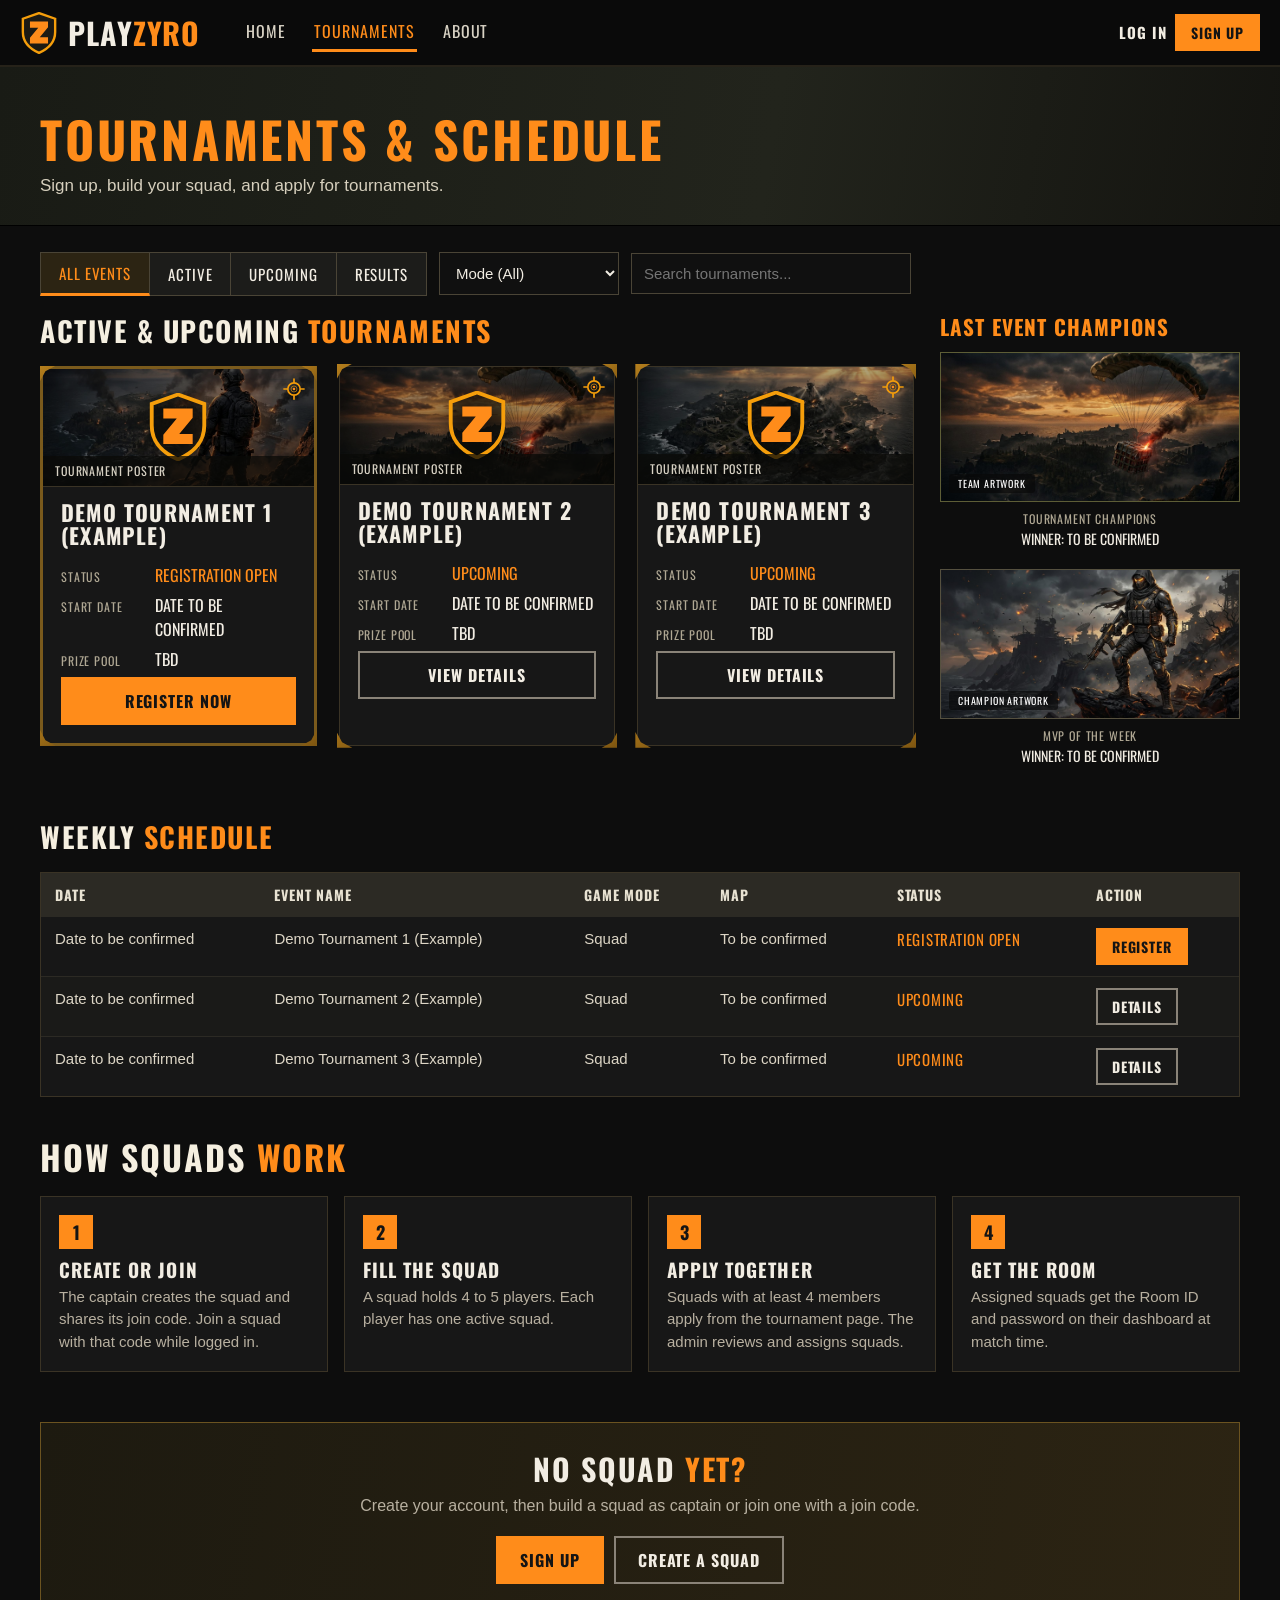
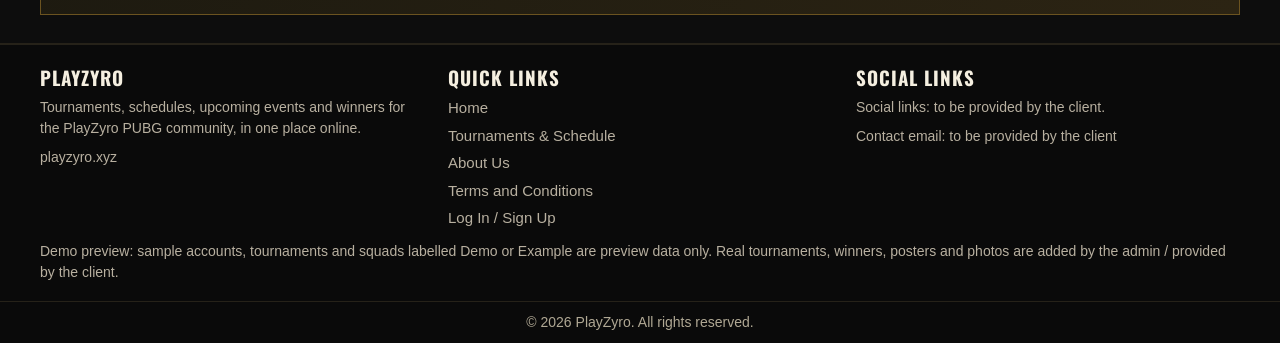
<file: tournaments.html>
<!DOCTYPE html>
<html lang="en">
<head>
<meta charset="UTF-8">
<meta name="viewport" content="width=device-width, initial-scale=1.0">
<title>Tournaments & Schedule - PlayZyro</title>
<link rel="icon" href="data:image/svg+xml,%3Csvg xmlns='http://www.w3.org/2000/svg' viewBox='0 0 40 44'%3E%3Cpath d='M20 1 L37 7 V21 C37 33 29 39 20 43 C11 39 3 33 3 21 V7 Z' fill='%23111' stroke='%23f59e0b' stroke-width='3'/%3E%3Cpath d='M10.5 10 H29.5 V16 L20.8 26.5 H29.5 V33 H10.5 V27 L19.2 16.5 H10.5 Z' fill='%23ff8c1a'/%3E%3C/svg%3E">
<link rel="preconnect" href="https://fonts.googleapis.com"><link href="https://fonts.googleapis.com/css2?family=Oswald:wght@500;600;700&display=swap" rel="stylesheet">
<link rel="stylesheet" href="assets/css/style.css?v=2026-11-20o">
<script>window.PZ_VARIANT='v1';</script>
<script src="assets/js/app.js?v=2026-11-20o"></script>
</head>
<body>
<header class="site-head"><div class="head-in">
<a class="logo" href="index.html" aria-label="PlayZyro home">
<svg width="38" height="42" viewBox="0 0 40 44" role="img" aria-label="PlayZyro shield logo"><path d="M20 1 L37 7 V21 C37 33 29 39 20 43 C11 39 3 33 3 21 V7 Z" fill="#1c1a14" stroke="#f59e0b" stroke-width="2.5"/><path d="M10.5 10 H29.5 V16 L20.8 26.5 H29.5 V33 H10.5 V27 L19.2 16.5 H10.5 Z" fill="#ff8c1a"/></svg>
<span class="word">PLAY<b>ZYRO</b></span></a>
<button class="burger" id="burger" aria-label="Menu">&#9776;</button>
<nav class="main-nav" id="mainnav">
<a href="index.html">Home</a>
<a href="tournaments.html" class="active">Tournaments</a>
<a href="about.html">About</a>
<a href="dashboard.html" data-nav-dash>Dashboard</a>
<a href="admin.html" data-nav-admin>Admin Panel</a>
</nav>
<div class="head-actions">
<span class="user-chip" data-user-chip></span>
<span data-auth-btns><a class="login-link" href="auth.html">Log In</a> <a class="btn small" href="auth.html#signup">Sign Up</a></span>
</div></div></header>

<section class="page-head"><div class="wrap"><h1>Tournaments &amp; Schedule</h1><p>Sign up, build your squad, and apply for tournaments.</p></div></section>
<main class="wrap">
<div class="filters"><div class="tabs" id="tabs">
<button data-f="all" class="active">All Events</button><button data-f="Registration Open">Active</button><button data-f="Upcoming">Upcoming</button><button data-f="results">Results</button>
</div><select class="mode-sel" id="mode-sel" aria-label="Filter by game mode"></select><input class="search" id="search" type="search" placeholder="Search tournaments..."></div>
<div class="layout-side"><div>
<h2 class="sec-title" id="t-heading" style="font-size:28px">Active &amp; Upcoming <span>Tournaments</span></h2>
<div class="tgrid" id="tgrid"></div>
</div>
<aside class="side-box"><h3>Last Event Champions</h3>
<div class="team-frame has-art"><img class="pz-art" src="assets/img/art-poster-b.jpg" alt=""><span class="pf-lab">Team Artwork</span></div><p class="cap"><span class="cap-lab">Tournament Champions</span><span class="cap-val">Winner: To be confirmed</span></p>
<div class="photo-frame has-art"><img class="pz-art" src="assets/img/art-champion.jpg" alt=""><span class="pf-lab">Champion Artwork</span></div><p class="cap"><span class="cap-lab">MVP of the Week</span><span class="cap-val">Winner: To be confirmed</span></p>
</aside></div>
<h2 class="sec-title" style="font-size:28px;margin-top:36px">Weekly <span>Schedule</span></h2>
<div class="tbl-wrap stack-wrap"><table class="stack"><thead><tr><th>Date</th><th>Event Name</th><th>Game Mode</th><th>Map</th><th>Status</th><th>Action</th></tr></thead><tbody id="sched"></tbody></table></div>
<section class="block"><h2 class="sec-title">How Squads <span>Work</span></h2>
<div class="steps">
<div class="step"><span class="num">1</span><h3>Create or Join</h3><p>The captain creates the squad and shares its join code. Join a squad with that code while logged in.</p></div>
<div class="step"><span class="num">2</span><h3>Fill the Squad</h3><p>A squad holds 4 to 5 players. Each player has one active squad.</p></div>
<div class="step"><span class="num">3</span><h3>Apply Together</h3><p>Squads with at least 4 members apply from the tournament page. The admin reviews and assigns squads.</p></div>
<div class="step"><span class="num">4</span><h3>Get the Room</h3><p>Assigned squads get the Room ID and password on their dashboard at match time.</p></div>
</div></section>
<section class="cta-band"><h2>No Squad <span style="color:var(--orange)">Yet?</span></h2>
<p>Create your account, then build a squad as captain or join one with a join code.</p>
<a class="btn" href="auth.html#signup">Sign Up</a><a class="btn ghost" href="squad-create.html">Create a Squad</a></section>
</main>
<footer class="site"><div class="foot-in">
<div><h3>PlayZyro</h3><p>Tournaments, schedules, upcoming events and winners for the PlayZyro PUBG community, in one place online.</p><p style="margin-top:8px">playzyro.xyz</p></div>
<div><h3>Quick Links</h3><a href="index.html">Home</a><a href="tournaments.html">Tournaments &amp; Schedule</a><a href="about.html">About Us</a><a href="terms.html">Terms and Conditions</a><a href="auth.html">Log In / Sign Up</a></div>
<div><h3>Social Links</h3><p>Social links: to be provided by the client.</p><p style="margin-top:8px">Contact email: to be provided by the client</p></div>
</div>
<p class="demo-notice">Demo preview: sample accounts, tournaments and squads labelled Demo or Example are preview data only. Real tournaments, winners, posters and photos are added by the admin / provided by the client.</p>
<div class="foot-bottom">&copy; <span id="yr"></span> PlayZyro. All rights reserved.</div>
</footer>
<script>document.getElementById('yr').textContent=new Date().getFullYear();</script>
<script>
(function(){var u=window.PZ?PZ.session():null;
 document.querySelectorAll('[data-nav-dash]').forEach(function(e){e.style.display=u?'':'none';});
 document.querySelectorAll('[data-nav-admin]').forEach(function(e){e.style.display=(u&&u.role==='admin')?'':'none';});
 document.querySelectorAll('[data-auth-btns]').forEach(function(e){e.style.display=u?'none':'';});
 var b=document.getElementById('burger'),n=document.getElementById('mainnav');
 if(b&&n){
  var bd=document.createElement('div');bd.className='drawer-backdrop';document.body.appendChild(bd);
  var dh=document.createElement('div');dh.className='drawer-head';dh.innerHTML='<span class="drawer-title">Menu</span><button class="drawer-close" type="button" aria-label="Close menu">&times;</button>';n.insertBefore(dh,n.firstChild);
  var df=document.createElement('div');df.className='drawer-foot';
  df.innerHTML=u?'<span class="drawer-user">Signed in as <b>'+PZ.esc(u.username)+'</b></span><a class="btn ghost block" href="#" data-logout>Log Out</a>':'<a class="btn block" href="auth.html">Log In</a><a class="btn ghost block" href="auth.html#signup" style="margin-top:10px">Sign Up</a>';
  n.appendChild(df);
  var openD=function(){n.classList.add('open');bd.classList.add('show');};
  var closeD=function(){n.classList.remove('open');bd.classList.remove('show');};
  b.addEventListener('click',function(){n.classList.contains('open')?closeD():openD();});
  bd.addEventListener('click',closeD);
  dh.querySelector('.drawer-close').addEventListener('click',closeD);
  n.querySelectorAll('a').forEach(function(a){a.addEventListener('click',closeD);});
 }
})();
</script><script>
(function(){
 var filter='all',q='',mode='all';
 var HEADS={'all':'Active &amp; Upcoming <span>Tournaments</span>','Registration Open':'Active <span>Tournaments</span>','Upcoming':'Upcoming <span>Tournaments</span>','results':'<span>Results</span>'};
 var modes=[]; PZ.db.tournaments.forEach(function(t){var m=t.mode||'Squad'; if(modes.indexOf(m)<0)modes.push(m);});
 document.getElementById('mode-sel').innerHTML='<option value="all">Mode (All)</option>'+modes.map(function(m){return '<option value="'+PZ.esc(m)+'">Mode ('+PZ.esc(m)+')</option>';}).join('');
 function isResult(t){return /completed|finished/i.test(t.status);}
 function render(){
  var list=PZ.db.tournaments.filter(function(t){
    var tabOk = filter==='all' ? true : (filter==='results' ? isResult(t) : t.status===filter);
    var modeOk = mode==='all' || (t.mode||'Squad')===mode;
    return tabOk && modeOk && t.name.toLowerCase().indexOf(q)>-1;
  });
  document.getElementById('tgrid').innerHTML=list.map(function(t,i){
   var btn = t.status==='Registration Open' ? '<a class="btn block" href="tournament.html?id='+t.id+'">Register Now</a>'
     : (isResult(t) ? '<a class="btn ghost block" href="tournament.html?id='+t.id+'">View Lobby</a>'
     : '<a class="btn ghost block" href="tournament.html?id='+t.id+'">View Details</a>');
   return '<article class="tcard'+(t.status==='Registration Open'?' open':'')+'"><span class="fc" aria-hidden="true"></span><svg class="pz-corner" aria-hidden="true"><use href="assets/img/pz-icons.svg#pz-crosshair"/></svg><div class="poster-art"><img class="pz-art" src="'+PZ.posterFor(i)+'" alt=""><svg class="art-emblem" viewBox="0 0 40 44" aria-hidden="true"><path d="M20 1 L37 7 V21 C37 33 29 39 20 43 C11 39 3 33 3 21 V7 Z" fill="rgba(16,16,12,.55)" stroke="#f59e0b" stroke-width="2.5"/><path d="M10.5 10 H29.5 V16 L20.8 26.5 H29.5 V33 H10.5 V27 L19.2 16.5 H10.5 Z" fill="#ff8c1a"/></svg><span class="art-cap">Tournament Poster</span></div><h3>'+PZ.esc(t.name)+'</h3>'+
   '<div class="meta-line"><span class="lab">Status</span><span class="val amber">'+PZ.esc(t.status)+'</span></div>'+
   '<div class="meta-line"><span class="lab">Start Date</span><span class="val">'+PZ.esc(t.dateText||'To be confirmed')+'</span></div>'+
   '<div class="meta-line"><span class="lab">Prize Pool</span><span class="val">TBD</span></div>'+
   btn+'</article>';
  }).join('') || '<div class="empty">'+(filter==='results'?'No results yet. Finished tournaments will appear here.':'No tournaments match. Tournaments added by the admin will appear here.')+'</div>';
  document.getElementById('sched').innerHTML=PZ.db.tournaments.map(function(t){
   var act = t.status==='Registration Open'
     ? '<a class="btn small" href="tournament.html?id='+t.id+'">Register</a>'
     : '<a class="btn ghost small" href="tournament.html?id='+t.id+'">Details</a>';
   return '<tr><td data-label="Date">'+PZ.esc(t.dateText||'Date to be confirmed')+'</td><td data-label="Event Name">'+PZ.esc(t.name)+'</td><td data-label="Game Mode">'+PZ.esc(t.mode||'Squad')+'</td><td data-label="Map">'+PZ.esc(t.map||'To be confirmed')+'</td><td data-label="Status" class="status '+(t.status==='Registration Open'?'open':'up')+'">'+PZ.esc(t.status)+'</td><td data-label="Action">'+act+'</td></tr>';
  }).join('') || '<tr><td colspan="6" data-label="Schedule">No schedule entries yet.</td></tr>';
 }
 document.querySelectorAll('#tabs button').forEach(function(b){b.addEventListener('click',function(){
   document.querySelectorAll('#tabs button').forEach(function(x){x.classList.remove('active');});
   b.classList.add('active'); filter=b.getAttribute('data-f'); document.getElementById('t-heading').innerHTML=HEADS[filter]||HEADS.all; render();
 });});
 document.getElementById('mode-sel').addEventListener('change',function(e){mode=e.target.value;render();});
 document.getElementById('search').addEventListener('input',function(e){q=e.target.value.toLowerCase();render();});
 render();
})();
</script></body></html>
</file>
<file: assets/css/style.css>
/* PlayZyro V1 - Erangel Dark Ops: charcoal + amber, hard corners, stencil headings */
:root{
  --bg:#0d0d0d; --bg2:#131313; --panel:#171717; --panel2:#1e1e1c; --line:#3a3325; --line2:#6b5320;
  --amber:#f59e0b; --orange:#ff8c1a; --orange2:#ff7a00; --text:#f2ede3; --muted:#b8b0a0; --dim:#8a8378;
  --green:#7ac74f; --red:#e05252; --dim2:#b0a894;
  --head:'Oswald','Arial Narrow','Franklin Gothic Medium',Impact,sans-serif;
  --body:'Segoe UI',Arial,Helvetica,sans-serif;
}
*{box-sizing:border-box;margin:0;padding:0}
html{scroll-behavior:auto}
body{background:var(--bg);color:var(--text);font-family:var(--body);font-size:16px;line-height:1.5}
a{color:var(--amber);text-decoration:none}
a:hover{text-decoration:underline}
h1,h2,h3,h4,.hd{font-family:var(--head);text-transform:uppercase;letter-spacing:.055em;font-weight:700;line-height:1.08}
.wrap{max-width:1240px;margin:0 auto;padding:0 20px}
.btn{display:inline-block;background:var(--orange);color:#141414;font-family:var(--head);text-transform:uppercase;letter-spacing:.06em;font-weight:700;border:2px solid var(--orange);padding:10px 22px;cursor:pointer;font-size:16px;text-align:center}
.btn:hover{background:var(--amber);text-decoration:none}
.btn.ghost{background:transparent;color:var(--text);border-color:#8a8378}
.btn.ghost:hover{border-color:var(--amber);color:var(--amber)}
.btn.small{padding:6px 14px;font-size:14px}
.btn.block{display:block;width:100%}
input,select,textarea{width:100%;background:#101010;border:1px solid #4a4436;color:var(--text);padding:11px 12px;font-family:var(--body);font-size:15px}
input:focus,select:focus{outline:2px solid var(--amber);border-color:var(--amber)}
label{display:block;font-family:var(--head);text-transform:uppercase;letter-spacing:.07em;font-size:13px;color:var(--muted);margin:14px 0 6px}
.msg{padding:10px 14px;border:1px solid var(--line2);background:#221c10;color:var(--text);margin:12px 0;font-size:15px}
.msg.err{border-color:var(--red);background:#2a1414}
.msg.ok{border-color:var(--green);background:#17240f}
/* Header */
.site-head{background:#0a0a0a;border-bottom:2px solid #262219;position:relative;z-index:60}
.head-in{display:flex;align-items:center;gap:26px;max-width:1340px;margin:0 auto;padding:10px 20px}
.logo{display:flex;align-items:center;gap:10px;color:var(--text)}
.logo:hover{text-decoration:none}
.logo svg{flex:none}
.logo .word{font-family:var(--head);font-size:30px;font-weight:700;letter-spacing:.03em;color:var(--text)}
.logo .word b{color:var(--orange);font-weight:700}
.main-nav{display:flex;gap:24px;margin-left:18px;flex:1;flex-wrap:wrap}
.main-nav a{color:#d8d2c4;font-family:var(--head);text-transform:uppercase;letter-spacing:.06em;font-size:16px;padding:6px 2px}
.main-nav a.active{color:var(--orange);border-bottom:3px solid var(--orange)}
.main-nav a:hover{color:var(--amber);text-decoration:none}
.head-actions{display:flex;align-items:center;gap:12px}
.user-chip{font-family:var(--head);text-transform:uppercase;letter-spacing:.05em;color:var(--muted);font-size:15px;white-space:nowrap;display:inline-flex;align-items:center;gap:9px}
.user-chip:empty{display:none}
.avatar{display:inline-flex;align-items:center;justify-content:center;width:32px;height:32px;border-radius:50%;background:#3a3527;border:2px solid var(--line2);color:#efe6cf;font-family:var(--head);font-size:15px;font-weight:700;flex:none}
.chip-col{display:inline-flex;flex-direction:column;line-height:1.1;text-align:left}
.chip-role{font-size:10px;color:var(--dim);letter-spacing:.09em}
.chip-name{font-size:15px;color:var(--text)}
.login-link{font-family:var(--head);text-transform:uppercase;letter-spacing:.06em;font-weight:700;font-size:15px;color:var(--text);padding:6px 4px}
.login-link:hover{color:var(--amber);text-decoration:none}
.burger{display:none;background:none;border:2px solid var(--line2);color:var(--text);font-size:20px;padding:4px 12px;cursor:pointer}
/* Hero */
.hero{position:relative;padding:64px 0 54px;overflow:hidden;background:#14150f}
.hero::before{content:"";position:absolute;inset:0;background:url("data:image/svg+xml,%3Csvg xmlns='http://www.w3.org/2000/svg' width='900' height='500' viewBox='0 0 900 500'%3E%3Crect width='900' height='500' fill='%2322231b'/%3E%3Cpolygon points='0,0 230,0 285,55 215,125 55,115 0,65' fill='%233a3d27'/%3E%3Cpolygon points='320,0 545,0 585,65 480,130 345,105 295,45' fill='%2357503a'/%3E%3Cpolygon points='640,0 900,0 900,95 755,125 655,75 615,25' fill='%232b2e1e'/%3E%3Cpolygon points='130,55 265,35 305,90 235,145 130,125 95,90' fill='%2317180f'/%3E%3Cpolygon points='45,185 245,155 330,215 265,300 85,295 10,240' fill='%236b6242'/%3E%3Cpolygon points='430,175 630,150 715,225 650,305 455,295 395,230' fill='%2331351f'/%3E%3Cpolygon points='770,185 900,165 900,330 795,335 725,260' fill='%23494230'/%3E%3Cpolygon points='480,60 580,45 620,95 555,140 465,115 445,85' fill='%2323241a'/%3E%3Cpolygon points='0,365 185,335 265,405 205,500 0,500' fill='%232a2c1c'/%3E%3Cpolygon points='335,365 545,345 625,415 560,500 350,500 290,430' fill='%235c543a'/%3E%3Cpolygon points='685,385 900,360 900,500 705,500 645,440' fill='%231e1f16'/%3E%3Cpolygon points='120,300 230,285 270,330 200,375 110,355 85,325' fill='%233f4430'/%3E%3C/svg%3E") right center/cover no-repeat right center/cover no-repeat}
.hero::after{content:"";position:absolute;inset:0;background:linear-gradient(90deg,rgba(13,13,11,.85) 0%,rgba(13,13,11,.5) 46%,rgba(13,13,11,.08) 78%)}
.hero-in{position:relative;z-index:2;max-width:1240px;margin:0 auto;padding:0 20px}
.hero h1{font-size:52px;max-width:640px;color:#f5efe0}
.hero h1 span{color:var(--orange)}
.hero p{max-width:520px;color:#d6cfbd;margin:16px 0 24px;font-size:17px}
.hero-btns{display:flex;gap:14px;flex-wrap:wrap}
.stats-strip{background:#26241e;border-top:1px solid #000;border-bottom:1px solid #000}
.stats-in{max-width:1240px;margin:0 auto;padding:10px 20px;display:flex;gap:0;flex-wrap:wrap}
.stats-in div{flex:1;text-align:center;font-family:var(--head);text-transform:uppercase;letter-spacing:.08em;font-size:15px;color:#cfc8b8;padding:2px 8px;border-right:1px solid #4a463c;min-width:170px}
.stats-in div:last-child{border-right:0}
.stats-in b{color:var(--orange);font-weight:700}
/* Sections */
section.block{padding:42px 0 8px}
.sec-title{font-size:34px;margin-bottom:20px;color:#f5efe0}
.sec-title span{color:var(--orange)}
.poster-title{position:absolute;top:14px;left:16px;z-index:2;font-size:24px;color:#f5efe0;text-shadow:0 2px 8px rgba(0,0,0,.75);text-align:left;max-width:calc(100% - 32px)}
/* Wide tournament cards (home) */
.wide-card{background:var(--panel);border:1px solid var(--line);margin-bottom:22px}
.wide-card .poster-art{min-height:170px;border:0;border-bottom:1px solid var(--line)}
.wide-meta{display:flex;align-items:center;gap:22px;padding:10px 18px 16px;flex-wrap:wrap;font-family:var(--head);text-transform:uppercase;letter-spacing:.06em;font-size:15px;color:var(--muted)}
.wide-meta b{color:var(--orange);font-weight:700}
.wide-meta .sp{flex:1}
/* Champions slider */
.slider-head{display:flex;align-items:center;justify-content:space-between}
.slider-btns{display:flex;gap:8px}
.slider-btns button{background:#26241e;color:var(--text);border:1px solid var(--line2);width:40px;height:40px;font-size:20px;cursor:pointer}
.slider-btns button:hover{border-color:var(--amber);color:var(--amber)}
.slider{display:flex;gap:20px;overflow-x:auto;padding-bottom:10px;scrollbar-width:thin}
.champ-card{background:var(--panel2);border:1px solid var(--line);flex:0 0 calc(50% - 10px);min-width:0}
.champ-card .photo-frame,.champ-card .team-frame{border:0;border-bottom:1px solid var(--line);min-height:190px}
.champ-card .cmeta{padding:12px 16px;font-family:var(--head);text-transform:uppercase;letter-spacing:.05em;font-size:15px;color:var(--muted)}
.champ-card .cmeta b{color:var(--orange)}
/* Events */
.event-row{display:flex;gap:18px;align-items:center;background:var(--panel);border:1px solid var(--line);padding:14px 18px;margin-bottom:12px;flex-wrap:wrap}
.event-row h3{font-size:20px}
.event-row .dt{color:var(--muted);font-family:var(--head);text-transform:uppercase;letter-spacing:.06em}
/* Page head */
.page-head{padding:44px 0 26px;background:linear-gradient(100deg,#191b15,#22241c 60%,#141410);border-bottom:1px solid #000;position:relative;overflow:hidden}
.page-head::before{content:"";position:absolute;inset:0;opacity:.5;background:url("data:image/svg+xml,%3Csvg xmlns='http://www.w3.org/2000/svg' width='900' height='500' viewBox='0 0 900 500'%3E%3Crect width='900' height='500' fill='%2322231b'/%3E%3Cpolygon points='0,0 230,0 285,55 215,125 55,115 0,65' fill='%233a3d27'/%3E%3Cpolygon points='320,0 545,0 585,65 480,130 345,105 295,45' fill='%2357503a'/%3E%3Cpolygon points='640,0 900,0 900,95 755,125 655,75 615,25' fill='%232b2e1e'/%3E%3Cpolygon points='130,55 265,35 305,90 235,145 130,125 95,90' fill='%2317180f'/%3E%3Cpolygon points='45,185 245,155 330,215 265,300 85,295 10,240' fill='%236b6242'/%3E%3Cpolygon points='430,175 630,150 715,225 650,305 455,295 395,230' fill='%2331351f'/%3E%3Cpolygon points='770,185 900,165 900,330 795,335 725,260' fill='%23494230'/%3E%3Cpolygon points='480,60 580,45 620,95 555,140 465,115 445,85' fill='%2323241a'/%3E%3Cpolygon points='0,365 185,335 265,405 205,500 0,500' fill='%232a2c1c'/%3E%3Cpolygon points='335,365 545,345 625,415 560,500 350,500 290,430' fill='%235c543a'/%3E%3Cpolygon points='685,385 900,360 900,500 705,500 645,440' fill='%231e1f16'/%3E%3Cpolygon points='120,300 230,285 270,330 200,375 110,355 85,325' fill='%233f4430'/%3E%3C/svg%3E") right center/cover no-repeat right center/cover no-repeat}
.page-head .wrap{position:relative;z-index:1}
.page-head h1{font-size:50px;color:var(--orange)}
.page-head p{color:#d6cfbd;margin-top:8px;font-size:17px}
/* Filters */
.filters{display:flex;gap:12px;flex-wrap:wrap;align-items:center;margin:26px 0 20px}
.tabs{display:flex;gap:0;flex-wrap:wrap}
.tabs button{background:#1c1c1a;color:var(--text);border:1px solid #4a4436;border-left:0;padding:9px 18px;font-family:var(--head);text-transform:uppercase;letter-spacing:.06em;font-size:15px;cursor:pointer}
.tabs button:first-child{border-left:1px solid #4a4436}
.tabs button.active{background:#2c2413;color:var(--orange);border-bottom:3px solid var(--orange)}
.filters .search{max-width:280px;margin-left:auto}
.filters .mode-sel{width:auto;min-width:180px}
/* Tournament cards grid */
.tgrid{display:grid;grid-template-columns:repeat(3,1fr);gap:22px}
.tcard{background:var(--panel);border:3px solid #7a5a1c;padding:18px;position:relative}
.tcard::before,.tcard::after,.tcard .fc::before,.tcard .fc::after{content:"";position:absolute;width:34px;height:34px;background:linear-gradient(145deg,#b57f1d,#7c5410);z-index:2;pointer-events:none}
.tcard::before{top:-3px;left:-3px;clip-path:polygon(0 0,46% 0,16% 16%,0 46%)}
.tcard .fc::before{top:-3px;right:-3px;clip-path:polygon(54% 0,100% 0,100% 46%,84% 16%)}
.tcard .fc::after{bottom:-3px;left:-3px;clip-path:polygon(0 54%,16% 84%,46% 100%,0 100%)}
.tcard::after{bottom:-3px;right:-3px;clip-path:polygon(84% 84%,100% 54%,100% 100%,54% 100%)}
.tcard h3{font-size:22px;min-height:56px}
.tcard .row{display:flex;gap:12px;margin:8px 0;font-size:14px;flex-wrap:wrap}
.tcard .row div{flex:1 1 28%;min-width:0;overflow-wrap:break-word}
.tcard .meta-line{display:flex;gap:12px;align-items:baseline;margin:6px 0}
.tcard .meta-line .lab{font-family:var(--head);text-transform:uppercase;font-size:12px;color:var(--dim);letter-spacing:.07em;min-width:82px;flex:none}
.tcard .meta-line .val{font-family:var(--head);text-transform:uppercase;font-size:16px;color:var(--text)}
.tcard .meta-line .val.amber{color:var(--orange)}
.tcard .meta-line .val.green{color:var(--green)}
.tcard .lab{font-family:var(--head);text-transform:uppercase;font-size:12px;color:var(--dim);letter-spacing:.07em}
.tcard .val{font-family:var(--head);text-transform:uppercase;font-size:16px;color:var(--text)}
.tcard .val.amber{color:var(--orange)}
.tcard .val.green{color:var(--green)}
.tcard .poster-art{min-height:118px;margin:-18px -18px 14px;border:0;border-bottom:1px solid var(--line)}
.layout-side{display:grid;grid-template-columns:1fr 300px;gap:26px;align-items:start}
.layout-side>*{min-width:0}
.side-box h3{color:var(--orange);font-size:21px;margin-bottom:14px}
.side-box .photo-frame,.side-box .team-frame{margin-bottom:8px}
.side-box .cap{text-align:center;font-family:var(--head);text-transform:uppercase;color:var(--muted);margin-bottom:20px;font-size:15px}
/* Tables */
.tbl-wrap{overflow-x:auto;border:1px solid var(--line)}
table{width:100%;border-collapse:collapse;min-width:640px;background:var(--panel)}
th{font-family:var(--head);text-transform:uppercase;letter-spacing:.06em;font-size:14px;color:#e8e2d2;background:#2c2a24;text-align:left;padding:11px 14px}
td{padding:11px 14px;border-top:1px solid #2c2a24;font-size:15px;color:#ddd6c6;vertical-align:top}
tr:nth-child(even) td{background:#1a1a18}
.status{font-family:var(--head);text-transform:uppercase;letter-spacing:.05em}
.status.open{color:var(--orange)} .status.up{color:var(--orange)}
/* Auth */
.auth-grid{display:grid;grid-template-columns:1fr 1fr;gap:44px;padding:44px 0}
.auth-left h2{color:#a49c88;font-size:24px;margin-bottom:12px}
.auth-left .poster-art{margin-bottom:22px}
.auth-frame{position:relative;border:2px solid #55503f;padding:26px 22px 4px;margin-top:14px}
.auth-frame::before,.auth-frame::after{content:"";position:absolute;width:20px;height:20px;border:3px solid #a49c88}
.auth-frame::before{top:-3px;left:-3px;border-right:0;border-bottom:0}
.auth-frame::after{bottom:-3px;right:-3px;border-left:0;border-top:0}
.auth-frame .frame-label{position:absolute;top:-13px;left:20px;background:var(--bg);padding:0 10px;font-family:var(--head);text-transform:uppercase;letter-spacing:.07em;font-size:21px;color:#a49c88}
.auth-frame .hz-edge{position:absolute;top:14px;bottom:14px;right:5px;width:9px;background:repeating-linear-gradient(45deg,var(--orange) 0 7px,#141414 7px 14px);opacity:.85}
.forgot{text-align:right;margin-top:8px;font-size:14px}
.forgot a{color:var(--muted)}
.forgot a:hover{color:var(--amber)}
.auth-two{display:grid;grid-template-columns:1fr 1fr;gap:22px}
.auth-card{background:#1d1d1b;border:2px solid #3d382b;padding:28px;position:relative}
.auth-card::before,.auth-card::after{content:"";position:absolute;width:22px;height:22px;border:4px solid var(--orange)}
.auth-card::before{top:-4px;left:-4px;border-right:0;border-bottom:0}
.auth-card::after{bottom:-4px;right:-4px;border-left:0;border-top:0}
.auth-split{display:grid;grid-template-columns:1fr 1fr;gap:28px}
.auth-split>div+div{border-left:1px solid #3d382b;padding-left:28px}
.auth-card h2{font-size:32px;text-align:center;margin-bottom:8px}
.demo-box{border:1px dashed var(--line2);padding:12px 16px;color:var(--muted);font-size:14px;margin-top:22px;background:#191712}
.demo-box b{color:var(--amber)}
/* Dashboard */
.dash-grid{display:grid;grid-template-columns:1fr 1fr 1fr;gap:22px;padding:34px 0}
.dpanel{background:var(--panel);border:1px solid var(--line);padding:22px}
.dpanel h2{font-size:27px;margin-bottom:16px}
.kv{display:flex;gap:14px;margin:9px 0;font-size:16px}
.kv .k{font-family:var(--head);text-transform:uppercase;color:var(--dim);letter-spacing:.06em;min-width:96px;font-size:14px;padding-top:2px}
.kv .v{font-weight:600}
.kv.code-row{flex-wrap:wrap}
.kv .v.nowrap{white-space:nowrap}
.member-list{list-style:none;margin:10px 0}
.member-list li{display:flex;gap:14px;padding:7px 0;border-bottom:1px solid #26241e;font-size:16px}
.member-list .role{font-family:var(--head);text-transform:uppercase;color:var(--dim);min-width:96px;font-size:14px;padding-top:2px}
.hazard{border:2px solid var(--orange);padding:0;overflow:hidden}
.hazard .hz{height:16px;background:repeating-linear-gradient(45deg,var(--orange) 0 16px,#111 16px 32px)}
.hazard .hz-body{padding:18px}
.hazard h3{font-size:23px;text-align:center;border-bottom:1px solid #3d382b;padding-bottom:10px;margin-bottom:12px}
.room-line{display:flex;justify-content:space-between;gap:12px;font-size:17px;margin:8px 0;flex-wrap:wrap}
.room-line .rl{font-family:var(--head);text-transform:uppercase;color:var(--dim);letter-spacing:.06em}
.room-line .rv{font-weight:700;color:#efe6cf}
.reveals{text-align:center;color:var(--muted);padding:8px 0 4px}
.reveals b{display:block;color:var(--amber);font-family:var(--head);text-transform:uppercase;font-size:19px;letter-spacing:.05em;margin-bottom:6px}
.mini-card{border:1px solid var(--line);margin-bottom:16px}
.mini-card .poster-art{min-height:100px;border:0}
.mini-card h3{font-size:19px;padding:10px 14px 14px}
.mini-card h3 span{color:var(--orange)}
/* Admin */
.admin-head{padding:30px 0 6px}
.admin-head .crumb{color:var(--orange);font-family:var(--head);text-transform:uppercase;font-size:14px;letter-spacing:.07em}
.admin-head h1{font-size:44px;color:#f3d9a4;text-shadow:0 0 22px rgba(245,158,11,.25)}
.admin-grid{display:grid;grid-template-columns:1fr 1fr;gap:22px;padding:22px 0}
.apanel{background:var(--panel);border:1px solid var(--line2);padding:20px}
.apanel h2{font-size:23px;margin-bottom:14px}
.apanel table{min-width:0}
.apanel .tbl-wrap{border:0}
.counts{font-family:var(--head);text-transform:uppercase;color:var(--muted);letter-spacing:.05em;margin-top:6px}
.counts b{color:var(--orange)}
.form-grid{display:grid;grid-template-columns:1fr 1fr;gap:0 16px}
.list-row{display:flex;gap:10px;align-items:center;border-bottom:1px solid #2c2a24;padding:9px 0;flex-wrap:wrap}
.list-row .grow{flex:1;min-width:140px}
.list-row select{width:auto;padding:7px 9px}
.icon-btn{background:#26241e;border:1px solid #4a4436;color:var(--text);padding:6px 12px;cursor:pointer;font-size:14px}
.icon-btn:hover{border-color:var(--amber)}
.icon-btn.danger:hover{border-color:var(--red);color:var(--red)}
.media-grid{display:grid;grid-template-columns:1fr 1fr;gap:14px}
.media-grid .poster-art,.media-grid .photo-frame,.media-grid .team-frame{min-height:104px}
.media-grid .pf-lab{font-size:15px}
/* Admin R1: header, panel placement, manager tables */
.admin-nav{align-items:center}
.admin-boxed{font-family:var(--head);text-transform:uppercase;letter-spacing:.06em;font-size:16px;color:var(--orange);border:2px solid var(--orange);padding:5px 14px;white-space:nowrap}
.hicon{background:none;border:0;color:#d8d2c4;cursor:pointer;padding:6px;display:inline-flex;align-items:center}
.hicon:hover{color:var(--amber)}
.admin-chip{text-transform:none;letter-spacing:0}
.admin-col{display:flex;flex-direction:column;gap:22px;min-width:0}
.admin-col .apanel{height:auto}
.apanel{scroll-margin-top:96px}
.tm-split{display:grid;grid-template-columns:1.15fr 1fr;gap:22px;align-items:start}
.tm-media .sub{font-family:var(--head);text-transform:uppercase;letter-spacing:.07em;font-size:13px;color:var(--muted);margin:2px 0 12px}
.group-bar{background:#2c2413;color:var(--orange);font-family:var(--head);text-transform:uppercase;letter-spacing:.07em;font-size:15px;padding:7px 12px;margin:10px 0 4px;border-left:4px solid var(--orange)}
.empty-line{color:var(--muted);font-size:14px;padding:6px 2px 10px}
.pill{font-family:var(--head);text-transform:uppercase;letter-spacing:.05em;font-size:13px;padding:5px 12px;border:1px solid #4a4436;background:#26241e;color:var(--text);cursor:pointer;white-space:nowrap}
.pill.open{border-color:var(--orange);color:var(--orange)}
.pill.up{border-color:var(--orange);color:var(--orange)}
.pill.done{border-color:#6b675c;color:#b8b0a0}
.icon-btn.ic{display:inline-flex;align-items:center;justify-content:center;padding:6px 8px}
.panel-head{display:flex;align-items:center;gap:14px;flex-wrap:wrap;margin-bottom:6px}
.panel-head h2{margin-bottom:0;flex:1}
.panel-search{width:auto;min-width:170px;max-width:230px;margin-left:auto;padding:8px 11px}
.pager{display:flex;gap:6px;justify-content:flex-end;align-items:center;margin-top:14px;flex-wrap:wrap}
.pg-btn{background:#26241e;border:1px solid #4a4436;color:var(--text);min-width:32px;height:32px;padding:0 8px;cursor:pointer;font-family:var(--head);font-size:14px}
.pg-btn:hover{border-color:var(--amber);color:var(--amber)}
.pg-btn.active{background:var(--orange);border-color:var(--orange);color:#141414;font-weight:700}
.pg-btn:disabled{opacity:.4;cursor:default}
.dot{display:inline-block;width:9px;height:9px;border-radius:50%;margin-right:8px;vertical-align:middle}
.dot.ok{background:var(--orange)}
.dot.bad{background:var(--red)}
.status.susp{color:var(--red)}
td.acts{white-space:nowrap}
td.acts .icon-btn{margin-right:6px}
.inline-edit{padding:7px 9px;font-size:14px}
.tag{display:inline-block;background:#3a2f14;border:1px solid var(--line2);color:var(--amber);font-family:var(--head);text-transform:uppercase;letter-spacing:.06em;font-size:12px;padding:3px 10px}
@media(max-width:1000px){.tm-split{grid-template-columns:1fr}}
/* Content pages */
.content{max-width:860px;padding:40px 0}
.content h1{font-size:42px;color:var(--orange);margin-bottom:20px}
.content h2{font-size:24px;margin:26px 0 8px;color:#f5efe0}
.content p{color:#ddd6c6;margin-bottom:14px}
.gap-box{border:1px dashed var(--line2);background:#191712;padding:16px 18px;color:var(--muted);margin-top:22px}
/* Footer */
footer.site{background:#0a0a0a;border-top:2px solid #262219;margin-top:40px}
.foot-in{max-width:1240px;margin:0 auto;padding:22px 20px 6px;display:grid;grid-template-columns:1.3fr 1fr 1fr;gap:24px}
footer.site h3{font-size:19px;margin-bottom:10px;color:#f5efe0}
footer.site a{display:block;color:var(--muted);margin:5px 0;font-size:15px}
footer.site p{color:var(--muted);font-size:14px}
.foot-bottom{border-top:1px solid #262219;padding:10px 20px;text-align:center;color:var(--dim);font-size:14px}
.demo-notice{max-width:1240px;margin:0 auto;padding:0 20px 18px;color:var(--dim);font-size:13px}
/* Toast */
.pz-toast{position:fixed;left:50%;bottom:26px;transform:translateX(-50%) translateY(20px);background:#221c10;border:2px solid var(--amber);color:var(--text);padding:12px 22px;font-family:var(--head);text-transform:uppercase;letter-spacing:.05em;opacity:0;pointer-events:none;transition:opacity .25s,transform .25s;z-index:99;max-width:92vw;text-align:center}
.pz-toast.show{opacity:1;transform:translateX(-50%) translateY(0)}
.empty{border:1px dashed var(--line2);padding:20px;text-align:center;color:var(--muted)}
.empty .btn{margin:8px 4px 0}
/* Responsive */
@media(max-width:1000px){
  .tgrid{grid-template-columns:1fr 1fr}
  .layout-side{grid-template-columns:1fr}
  .dash-grid{grid-template-columns:1fr 1fr}
  .admin-grid{grid-template-columns:1fr}
  .auth-grid{grid-template-columns:1fr}
}
@media(max-width:760px){
  .hero h1{font-size:36px}
  .page-head h1{font-size:34px}
  .tgrid{grid-template-columns:1fr}
  .dash-grid{grid-template-columns:1fr}
  .auth-split{grid-template-columns:1fr}
  .auth-split>div+div{border-left:0;padding-left:0;border-top:1px solid #3d382b;padding-top:22px}
  .auth-two{grid-template-columns:1fr}
  .foot-in{grid-template-columns:1fr}
  .champ-card{flex-basis:84%}
  .form-grid{grid-template-columns:1fr}
  .filters .search{margin-left:0;max-width:100%}
}

/* ===== R2 (Snow phone check 2026-11-20): drawer, camo, treatments, stacked tables, page depth ===== */
/* Placeholder treatments - three distinct types, no X-cross boxes, no blob */
.poster-art{position:relative;overflow:hidden;border:1px solid #4c4636;min-height:150px;display:flex;align-items:center;justify-content:center;background:#26271e url("data:image/svg+xml,%3Csvg xmlns='http://www.w3.org/2000/svg' width='600' height='400' viewBox='0 0 600 400'%3E%3Crect width='600' height='400' fill='%2326271e'/%3E%3Cpolygon points='0,0 170,0 210,50 140,100 30,90 0,50' fill='%233a3d27'/%3E%3Cpolygon points='250,0 430,0 470,55 380,105 270,85 230,35' fill='%2357503a'/%3E%3Cpolygon points='480,0 600,0 600,80 510,100 460,50' fill='%232b2e1e'/%3E%3Cpolygon points='30,150 190,130 255,185 200,250 40,245 0,200' fill='%236b6242'/%3E%3Cpolygon points='320,140 480,125 545,185 490,255 340,245 290,190' fill='%2331351f'/%3E%3Cpolygon points='90,290 260,270 320,330 260,400 110,400 60,345' fill='%235c543a'/%3E%3Cpolygon points='400,300 600,280 600,400 430,400 370,345' fill='%2323241a'/%3E%3Cpolygon points='150,60 230,48 258,85 195,120 140,100 125,78' fill='%2317180f'/%3E%3C/svg%3E") center/cover no-repeat}
.poster-art.tall{min-height:215px}
.art-emblem{width:62px;height:68px;filter:drop-shadow(0 3px 9px rgba(0,0,0,.65))}
.mini-card .art-emblem{width:38px;height:42px}
.art-cap{position:absolute;left:0;right:0;bottom:0;background:rgba(10,10,8,.74);color:#d8d2c4;font-family:var(--head);text-transform:uppercase;letter-spacing:.07em;font-size:12px;padding:6px 12px;text-align:left}
.photo-frame{position:relative;background:#1b1b18;border:1px solid #55503f;outline:1px solid #37341f;outline-offset:-9px;min-height:150px;display:flex;flex-direction:column;align-items:center;justify-content:center;gap:5px;padding:24px 14px;text-align:center}
.team-frame{position:relative;background:linear-gradient(180deg,#212219,#181910);border:1px solid #5d5d36;outline:1px dashed #4a4a2c;outline-offset:-9px;min-height:150px;display:flex;flex-direction:column;align-items:center;justify-content:center;gap:5px;padding:24px 14px;text-align:center}
.pf-icon{width:52px;height:52px;color:#8f8875}
.team-frame .pf-icon{color:#a3a06e}
.pf-lab{font-family:var(--head);text-transform:uppercase;letter-spacing:.08em;font-size:17px;color:#e8e2d2}
.pf-sub{font-size:13px;color:var(--muted)}
.auth-two .photo-frame,.auth-two .team-frame{min-height:118px;padding:16px 10px}
.auth-two .pf-icon{width:38px;height:38px}
/* Champions meta: label fixed, value wraps as a unit */
.cm-row{display:flex;gap:8px;align-items:baseline;padding:2px 0}
.cm-lab{flex:none;color:var(--muted)}
.cm-val{color:var(--orange);font-weight:700;min-width:0;overflow-wrap:break-word}
.cm-val.plain{color:var(--text);font-weight:400}
/* Page-depth sections */
.steps{display:grid;grid-template-columns:repeat(auto-fit,minmax(185px,1fr));gap:16px}
.step{background:var(--panel);border:1px solid var(--line);padding:18px}
.step .num{display:inline-flex;align-items:center;justify-content:center;width:34px;height:34px;background:var(--orange);color:#141414;font-family:var(--head);font-weight:700;font-size:18px;margin-bottom:10px}
.step h3{font-size:19px;margin-bottom:6px}
.step p{color:var(--muted);font-size:15px}
.why-grid{display:grid;grid-template-columns:repeat(auto-fit,minmax(225px,1fr));gap:16px}
.why-card{background:var(--panel2);border:1px solid var(--line);border-top:3px solid var(--orange);padding:18px}
.why-card h3{font-size:19px;margin-bottom:6px}
.why-card p{color:var(--muted);font-size:15px}
.faq-item{border:1px solid var(--line);background:var(--panel);margin-bottom:10px}
.faq-q{width:100%;text-align:left;background:none;border:0;color:var(--text);font-family:var(--head);text-transform:uppercase;letter-spacing:.05em;font-size:16px;padding:14px 16px;cursor:pointer;display:flex;justify-content:space-between;align-items:center;gap:12px}
.faq-sign{flex:none;font-style:normal;color:var(--orange);font-size:20px;line-height:1}
.faq-sign::after{content:"\2013"}
.faq-item.closed .faq-sign::after{content:"+"}
.faq-a{padding:0 16px 14px;color:#ddd6c6}
.faq-item.closed .faq-a{display:none}
.cta-band{margin:42px 0 4px;background:linear-gradient(100deg,#1d1a10,#2c2413);border:1px solid var(--line2);padding:30px 26px;text-align:center}
.cta-band h2{font-size:30px;margin-bottom:8px}
.cta-band p{color:var(--muted);margin-bottom:18px}
.cta-band .btn{margin:0 5px}
.detail-sec{margin-top:26px;max-width:820px}
.detail-sec h2{font-size:26px;margin-bottom:12px}
.rules{list-style:none}
.rules li{padding:8px 0 8px 22px;border-bottom:1px solid #26241e;position:relative;color:#ddd6c6}
.rules li::before{content:"";position:absolute;left:0;top:15px;width:9px;height:9px;background:var(--orange)}
.scroll-hint{display:none}
/* Drawer (all widths: backdrop + hidden drawer chrome) */
.drawer-backdrop{position:fixed;inset:0;background:rgba(0,0,0,.55);opacity:0;pointer-events:none;transition:opacity .3s ease;z-index:55}
.drawer-backdrop.show{opacity:1;pointer-events:auto}
.drawer-head,.drawer-foot{display:none}
@media(max-width:820px){
  .head-in{flex-wrap:nowrap;gap:10px;padding:8px 14px}
  .logo .word{font-size:24px}
  .logo svg{width:31px;height:35px}
  .burger{display:block;order:3;margin-left:6px}
  .head-actions{order:2;margin-left:auto;display:flex;align-items:center}
  .head-actions [data-auth-btns]{display:none!important}
  .head-actions .hicon{display:none}
  .user-chip .chip-name{display:none}
  .admin-chip .chip-col{display:none}
  .main-nav{position:fixed;top:0;right:0;height:100dvh;width:min(320px,86vw);background:#0c0c0a;border-left:2px solid var(--line2);z-index:70;display:flex;flex-direction:column;flex-wrap:nowrap;gap:0;padding:0 0 18px;margin-left:0;transform:translateX(105%);visibility:hidden;transition:transform .35s ease,visibility 0s linear .35s;overflow-y:auto}
  .main-nav.open{transform:translateX(0);visibility:visible;transition:transform .35s ease,visibility 0s}
  .main-nav a{padding:12px 20px;font-size:17px;border-bottom:1px solid #211e15}
  .main-nav a.active{color:var(--orange);border-bottom:1px solid #211e15;box-shadow:inset 4px 0 0 var(--orange)}
  .admin-boxed{margin:14px 20px 4px;text-align:center}
  .drawer-head{display:flex;align-items:center;justify-content:space-between;padding:13px 20px;border-bottom:2px solid var(--line2)}
  .drawer-title{font-family:var(--head);text-transform:uppercase;letter-spacing:.07em;font-size:19px;color:var(--text)}
  .drawer-close{background:none;border:2px solid var(--line2);color:var(--text);font-size:20px;line-height:1;width:38px;height:38px;cursor:pointer}
  .drawer-foot{display:block;padding:16px 20px 4px;margin-top:auto}
  .drawer-user{display:block;color:var(--muted);margin-bottom:10px;font-size:15px}
  .drawer-user b{color:var(--text)}
  .stats-in{flex-wrap:nowrap;padding:10px 10px}
  .stats-in div{min-width:0;flex:1 1 0;font-size:13px;letter-spacing:.05em;padding:2px 5px;border-right:1px solid #4a463c}
  .stats-in div:last-child{border-right:0}
  .auth-left{order:2}
  .auth-grid{gap:26px;padding:30px 0}
}
@media(max-width:640px){
  /* Public tables become stacked label/value cards */
  .stack-wrap{border:0;overflow:visible;background:transparent}
  table.stack{min-width:0;background:transparent;border:0}
  table.stack thead{display:none}
  table.stack tbody tr{display:block;background:var(--panel);border:1px solid var(--line);margin-bottom:14px;padding:6px 14px}
  table.stack tbody td{display:flex;justify-content:space-between;align-items:baseline;gap:16px;border:0;border-bottom:1px solid #26241e;padding:9px 0;background:transparent!important;text-align:right}
  table.stack tbody tr td:last-child{border-bottom:0}
  table.stack td::before{content:attr(data-label);font-family:var(--head);text-transform:uppercase;letter-spacing:.06em;font-size:13px;color:var(--dim);text-align:left;flex:none;padding-top:2px}
  /* Admin tables: contained scroll, sticky first column, visible hint */
  .scroll-hint{display:block;color:var(--dim);font-size:13px;margin:0 0 8px;font-family:var(--head);text-transform:uppercase;letter-spacing:.06em}
  .apanel{min-width:0}
  .apanel .tbl-wrap{overflow-x:auto;max-width:100%}
  .apanel table{min-width:540px}
  .apanel th:first-child,.apanel td:first-child{position:sticky;left:0;z-index:1}
  .apanel th:first-child{background:#2c2a24}
  .apanel td:first-child{background:#20201d}
  .foot-in{gap:16px;padding-top:18px}
}

/* ===== UI/UX round (Snow-approved analysis, 2026-11-20) ===== */
/* V1-01: wider working column on very large screens */
@media(min-width:1500px){.wrap,.hero-in,.stats-in,.foot-in,.demo-notice{max-width:1380px}}
/* V1-03: footer follows content at a consistent distance */
footer.site{margin-top:28px}
.content{padding-bottom:12px}
.dash-grid{padding-bottom:12px}
/* V1-04: small label text one step brighter */
.kv .k,.tcard .lab,.tcard .meta-line .lab,.side-box .cap,.foot-bottom,.demo-notice,table.stack td::before{color:var(--dim2)}
label{letter-spacing:.09em}
/* V1-05: two-tone headings on Admin */
.admin-head h1{color:#f5efe0}
.admin-head h1 span{color:var(--orange)}
/* V1-06: footer columns even, on the container grid */
.foot-in{grid-template-columns:1fr 1fr 1fr}
/* V1-07: hero artwork reads on the right side */
.hero::after{background:linear-gradient(90deg,rgba(13,13,11,.88) 0%,rgba(13,13,11,.45) 48%,rgba(13,13,11,.02) 80%)}

/* V1-Landing-R1-03 fix (2026-11-20): defined flat camo artwork, charcoal + olive tones, strongest on the right */
.hero::before{background-image:url("data:image/svg+xml,%3Csvg%20xmlns%3D%27http%3A%2F%2Fwww.w3.org%2F2000%2Fsvg%27%20width%3D%271200%27%20height%3D%27600%27%20viewBox%3D%270%200%201200%20600%27%3E%3Crect%20width%3D%271200%27%20height%3D%27600%27%20fill%3D%27%231a1c11%27%2F%3E%3Cpath%20d%3D%27M722%2C335%20Q775%2C376%20731%2C418%20Q687%2C461%20643%2C422%20Q599%2C384%20633%2C339%20Q668%2C293%20722%2C335%20Z%27%20fill%3D%27%230e0f08%27%2F%3E%3Cpath%20d%3D%27M176%2C100%20Q276%2C155%20172%2C204%20Q69%2C253%205%2C192%20Q-59%2C131%209%2C87%20Q77%2C44%20176%2C100%20Z%27%20fill%3D%27%230e0f08%27%2F%3E%3Cpath%20d%3D%27M1157%2C77%20Q1247%2C121%201176%2C167%20Q1105%2C212%201000%2C177%20Q895%2C143%20981%2C88%20Q1068%2C34%201157%2C77%20Z%27%20fill%3D%27%230e0f08%27%2F%3E%3Cpath%20d%3D%27M985%2C141%20Q1066%2C179%20963%2C243%20Q860%2C308%20769%2C245%20Q677%2C181%20790%2C142%20Q904%2C102%20985%2C141%20Z%27%20fill%3D%27%230e0f08%27%2F%3E%3Cpath%20d%3D%27M1128%2C86%20Q1210%2C117%201121%2C146%20Q1033%2C175%20952%2C146%20Q872%2C117%20959%2C86%20Q1047%2C55%201128%2C86%20Z%27%20fill%3D%27%230e0f08%27%2F%3E%3Cpath%20d%3D%27M1164%2C475%20Q1250%2C517%201162%2C587%20Q1074%2C657%201009%2C591%20Q943%2C525%201010%2C479%20Q1078%2C433%201164%2C475%20Z%27%20fill%3D%27%2347512c%27%2F%3E%3Cpath%20d%3D%27M914%2C95%20Q963%2C127%20922%2C152%20Q881%2C176%20828%2C144%20Q775%2C112%20820%2C87%20Q865%2C62%20914%2C95%20Z%27%20fill%3D%27%2347512c%27%2F%3E%3Cpath%20d%3D%27M641%2C452%20Q722%2C490%20637%2C530%20Q551%2C569%20505%2C539%20Q459%2C509%20510%2C461%20Q560%2C414%20641%2C452%20Z%27%20fill%3D%27%2347512c%27%2F%3E%3Cpath%20d%3D%27M819%2C-10%20Q922%2C35%20830%2C74%20Q738%2C112%20667%2C70%20Q595%2C27%20656%2C-14%20Q716%2C-56%20819%2C-10%20Z%27%20fill%3D%27%2347512c%27%2F%3E%3Cpath%20d%3D%27M684%2C417%20Q763%2C444%20702%2C487%20Q641%2C531%20564%2C501%20Q486%2C471%20545%2C431%20Q605%2C390%20684%2C417%20Z%27%20fill%3D%27%2347512c%27%2F%3E%3Cpath%20d%3D%27M745%2C60%20Q832%2C95%20771%2C115%20Q710%2C135%20631%2C112%20Q553%2C89%20606%2C57%20Q659%2C25%20745%2C60%20Z%27%20fill%3D%27%2347512c%27%2F%3E%3Cpath%20d%3D%27M385%2C262%20Q433%2C287%20377%2C316%20Q322%2C345%20272%2C326%20Q222%2C307%20280%2C272%20Q338%2C237%20385%2C262%20Z%27%20fill%3D%27%2379824f%27%2F%3E%3Cpath%20d%3D%27M734%2C266%20Q823%2C325%20726%2C372%20Q629%2C419%20510%2C359%20Q390%2C300%20518%2C253%20Q645%2C206%20734%2C266%20Z%27%20fill%3D%27%2379824f%27%2F%3E%3Cpath%20d%3D%27M1159%2C520%20Q1291%2C580%201195%2C627%20Q1099%2C673%20996%2C621%20Q893%2C569%20960%2C514%20Q1026%2C460%201159%2C520%20Z%27%20fill%3D%27%2379824f%27%2F%3E%3Cpath%20d%3D%27M1075%2C500%20Q1171%2C579%201091%2C618%20Q1011%2C657%20938%2C609%20Q864%2C561%20922%2C491%20Q979%2C422%201075%2C500%20Z%27%20fill%3D%27%2379824f%27%2F%3E%3Cpath%20d%3D%27M669%2C217%20Q777%2C265%20665%2C337%20Q552%2C408%20483%2C342%20Q413%2C275%20487%2C222%20Q561%2C169%20669%2C217%20Z%27%20fill%3D%27%239a8a5c%27%2F%3E%3Cpath%20d%3D%27M1150%2C528%20Q1217%2C574%201151%2C600%20Q1085%2C627%20994%2C599%20Q903%2C570%20993%2C526%20Q1084%2C482%201150%2C528%20Z%27%20fill%3D%27%239a8a5c%27%2F%3E%3Cpath%20d%3D%27M742%2C326%20Q803%2C371%20728%2C425%20Q653%2C480%20591%2C432%20Q528%2C384%20605%2C332%20Q682%2C281%20742%2C326%20Z%27%20fill%3D%27%239a8a5c%27%2F%3E%3C%2Fsvg%3E")}
/* V1-Landing-R1-03 mobile (2026-11-20): dedicated phone tile, uniform camo density at any crop + lighter scrim so the pattern reads */
@media(max-width:640px){
.hero::before{background-position:center center;background-image:url("data:image/svg+xml,%3Csvg%20xmlns%3D%27http%3A%2F%2Fwww.w3.org%2F2000%2Fsvg%27%20width%3D%27600%27%20height%3D%27600%27%20viewBox%3D%270%200%20600%20600%27%3E%3Crect%20width%3D%27600%27%20height%3D%27600%27%20fill%3D%27%231a1c11%27%2F%3E%3Cpath%20d%3D%27M334%2C301%20Q419%2C331%20358%2C364%20Q297%2C397%20210%2C362%20Q123%2C326%20186%2C298%20Q249%2C270%20334%2C301%20Z%27%20fill%3D%27%230e0f08%27%2F%3E%3Cpath%20d%3D%27M156%2C447%20Q223%2C473%20150%2C491%20Q78%2C508%2031%2C488%20Q-15%2C467%2037%2C445%20Q89%2C422%20156%2C447%20Z%27%20fill%3D%27%230e0f08%27%2F%3E%3Cpath%20d%3D%27M177%2C134%20Q217%2C164%20177%2C199%20Q138%2C235%20102%2C200%20Q65%2C166%20101%2C135%20Q138%2C104%20177%2C134%20Z%27%20fill%3D%27%230e0f08%27%2F%3E%3Cpath%20d%3D%27M630%2C517%20Q680%2C551%20625%2C588%20Q571%2C625%20501%2C586%20Q431%2C548%20506%2C516%20Q580%2C484%20630%2C517%20Z%27%20fill%3D%27%230e0f08%27%2F%3E%3Cpath%20d%3D%27M575%2C461%20Q604%2C491%20564%2C511%20Q523%2C531%20496%2C512%20Q469%2C492%20508%2C462%20Q547%2C431%20575%2C461%20Z%27%20fill%3D%27%2347512c%27%2F%3E%3Cpath%20d%3D%27M152%2C167%20Q215%2C199%20162%2C240%20Q109%2C281%2034%2C242%20Q-42%2C202%2024%2C168%20Q89%2C134%20152%2C167%20Z%27%20fill%3D%27%2347512c%27%2F%3E%3Cpath%20d%3D%27M172%2C372%20Q214%2C407%20182%2C448%20Q149%2C489%20103%2C446%20Q56%2C402%2093%2C370%20Q131%2C337%20172%2C372%20Z%27%20fill%3D%27%2347512c%27%2F%3E%3Cpath%20d%3D%27M220%2C204%20Q301%2C228%20234%2C271%20Q167%2C314%2095%2C275%20Q24%2C236%2081%2C208%20Q138%2C180%20220%2C204%20Z%27%20fill%3D%27%2347512c%27%2F%3E%3Cpath%20d%3D%27M124%2C309%20Q172%2C339%20120%2C376%20Q68%2C414%2029%2C377%20Q-10%2C340%2033%2C309%20Q75%2C279%20124%2C309%20Z%27%20fill%3D%27%2347512c%27%2F%3E%3Cpath%20d%3D%27M560%2C446%20Q611%2C472%20569%2C499%20Q527%2C525%20475%2C490%20Q424%2C455%20467%2C437%20Q509%2C419%20560%2C446%20Z%27%20fill%3D%27%2379824f%27%2F%3E%3Cpath%20d%3D%27M99%2C501%20Q155%2C530%20105%2C572%20Q56%2C613%2013%2C584%20Q-31%2C554%206%2C512%20Q44%2C471%2099%2C501%20Z%27%20fill%3D%27%2379824f%27%2F%3E%3Cpath%20d%3D%27M374%2C461%20Q434%2C494%20395%2C514%20Q356%2C535%20294%2C510%20Q231%2C485%20272%2C457%20Q313%2C429%20374%2C461%20Z%27%20fill%3D%27%2379824f%27%2F%3E%3Cpath%20d%3D%27M374%2C71%20Q435%2C130%20382%2C163%20Q328%2C197%20292%2C159%20Q257%2C121%20284%2C67%20Q312%2C13%20374%2C71%20Z%27%20fill%3D%27%2379824f%27%2F%3E%3Cpath%20d%3D%27M446%2C499%20Q479%2C540%20445%2C583%20Q412%2C626%20374%2C591%20Q335%2C556%20375%2C507%20Q414%2C457%20446%2C499%20Z%27%20fill%3D%27%239a8a5c%27%2F%3E%3Cpath%20d%3D%27M503%2C358%20Q560%2C399%20477%2C451%20Q395%2C502%20339%2C456%20Q282%2C410%20364%2C364%20Q447%2C317%20503%2C358%20Z%27%20fill%3D%27%239a8a5c%27%2F%3E%3Cpath%20d%3D%27M429%2C194%20Q480%2C223%20408%2C271%20Q335%2C318%20296%2C275%20Q256%2C231%20317%2C198%20Q378%2C164%20429%2C194%20Z%27%20fill%3D%27%239a8a5c%27%2F%3E%3C%2Fsvg%3E")}
.hero::after{background:linear-gradient(180deg,rgba(13,13,11,.55) 0%,rgba(13,13,11,.22) 55%,rgba(13,13,11,.45) 100%)}
}
/* V1-09: champions slider - no native scrollbar (arrows + progress line carry it) */
.slider{scrollbar-width:none}
.slider::-webkit-scrollbar{display:none}
/* V1-10 + V1-11: one dashed frame treatment for both champion photos; shorter photo area, tighter meta */
.champ-card .photo-frame{outline:1px dashed #4a4a2c;outline-offset:-9px}
.champ-card .photo-frame,.champ-card .team-frame{min-height:150px}
.champ-card .cmeta{padding:9px 16px}
/* V1-12: event rows - name left, date right */
.event-row .dt{margin-left:auto}
/* V1-13: search sits inside the filter cluster */
.filters .search{margin-left:0}
/* V1-15: muted border by default; amber reserved for Registration Open */
.tcard{border:1px solid var(--line)}
.tcard.open{border:3px solid #7a5a1c}
/* V1-16: sidebar captions on two lines, label over value */
.side-box .cap span{display:block}
.side-box .cap .cap-lab{font-size:12px;color:var(--dim2);letter-spacing:.07em}
.side-box .cap .cap-val{font-size:14px;color:var(--text)}
/* V1-02: tournament detail two-column top zone */
.detail-grid{display:grid;grid-template-columns:1.15fr 1fr;gap:22px;align-items:start}
@media(max-width:1000px){.detail-grid{grid-template-columns:1fr}}
/* V1-02 + V1-27: form pages get a side steps panel */
.form-grid2{display:grid;grid-template-columns:1fr 330px;gap:26px;align-items:start}
.form-grid2>*{min-width:0}
@media(max-width:1000px){.form-grid2{grid-template-columns:1fr}}
.side-steps{background:var(--panel);border:1px solid var(--line);padding:20px}
.side-steps h3{font-size:20px;color:var(--orange);margin-bottom:12px}
.side-steps ol{list-style:none}
.side-steps li{padding:8px 0 8px 22px;border-bottom:1px solid #26241e;position:relative;color:#ddd6c6;font-size:15px}
.side-steps li::before{content:"";position:absolute;left:0;top:15px;width:9px;height:9px;background:var(--orange)}
.side-steps li:last-child{border-bottom:0}
/* V1-20: auth submit buttons share one baseline */
.auth-split>div{display:flex;flex-direction:column}
.auth-split form{display:flex;flex-direction:column;flex:1}
.auth-split form .btn{margin-top:auto}
/* V1-21: forgot-password link at standard link treatment */
.forgot a{color:var(--amber);font-size:13px}
/* V1-24: dashboard panels size to content */
.dash-grid{align-items:start}
/* V1-26: squad page team photo keeps a compact height */
.squad-photo{min-height:110px!important}
/* V1-28: join-code input reads as a code */
.code-input{text-transform:uppercase;letter-spacing:.12em;font-size:16px;font-family:var(--head)}
/* V1-31: media slots in their own panel, three in an even row */
.media-grid.wide3{grid-template-columns:repeat(3,1fr)}
@media(max-width:760px){.media-grid.wide3{grid-template-columns:1fr}}
/* V1-32: group headers as quiet labels with a hairline */
.group-bar{background:transparent;color:var(--muted);border-left:0;border-bottom:1px solid #2c2a24;padding:7px 2px}
/* V1-33: admin counts as a stat row */
.counts{display:flex;flex-wrap:wrap;gap:0;margin-top:10px}
.counts .cstat{padding:4px 20px;border-right:1px solid #4a463c;font-size:15px}
.counts .cstat:first-child{padding-left:0}
.counts .cstat:last-child{border-right:0}
/* V1-36: client-information note box reads as a deliberate notice */
.gap-box{border:1px solid var(--line2);background:#1d1a12;color:#cfc8b8}
/* V1-37: terms reading text one size up, one shade brighter */
.content.reading p{font-size:15px;color:#e6e0d0;line-height:1.65}

/* ===== PlayZyro Animations R1 (panel-approved S1-S5 + O1-O4, Chat 3) =====
   Rules: content visible on load, entrance starts from visible, no scroll-reveal,
   animations are never gated on any motion preference setting. */
.btn{transition:background-color .16s ease,color .16s ease,border-color .16s ease,transform .12s ease}
.btn:active{transform:scale(.98)}
.main-nav a,nav.main a,.drawer-nav a{transition:color .15s ease,background-color .15s ease}
@keyframes pzHero{from{transform:translateY(10px) scale(.99);opacity:.92}to{transform:translateY(0) scale(1);opacity:1}}
.hero{animation:pzHero .45s ease-out}

@media (hover:hover) and (pointer:fine){
  .wide-card,.champ-card,.why-card{transition:transform .18s ease,border-color .18s ease,box-shadow .18s ease}
  .wide-card:hover,.champ-card:hover,.why-card:hover{transform:translateY(-3px);border-color:#6b5320;box-shadow:0 10px 24px rgba(0,0,0,.45)}
}
.pz-prog{height:3px;background:#3a3325;margin-top:10px;overflow:hidden}
.pz-prog i{display:block;height:100%;width:0;background:#f59e0b;transition:width .3s ease}
.slider{scroll-behavior:smooth;scroll-snap-type:x proximity}
.slider .champ-card{scroll-snap-align:start}
.faq-a{display:grid;grid-template-rows:0fr;transition:grid-template-rows .3s ease;padding:0}
.faq-item .pz-faq-in{overflow:hidden;min-height:0;padding:0 16px;transition:padding .3s ease}
.faq-item.pz-open .faq-a{grid-template-rows:1fr}
.faq-item.pz-open .pz-faq-in{padding-bottom:14px}
.faq-item:not(.pz-open) .faq-sign::after{content:"+"}
.faq-item.pz-open .faq-sign::after{content:"\2013"}
.pz-msg-in{animation:pzMsg .2s ease-out}
@keyframes pzMsg{from{opacity:.35;transform:translateY(-4px)}to{opacity:1;transform:translateY(0)}}
.pz-swap{animation:pzSwap .16s ease-out}
@keyframes pzSwap{from{opacity:.45}to{opacity:1}}
.pz-reveal{animation:pzReveal .5s ease-out}
@keyframes pzReveal{from{opacity:.55;transform:scale(.985)}to{opacity:1;transform:scale(1)}}

/* ===== V1 riders (panel, 2026-11-20): notifications bell note ===== */
.bell-wrap{position:relative;display:inline-flex}
.bell-note{position:absolute;top:calc(100% + 8px);right:0;background:var(--panel2);border:1px solid var(--line2);color:var(--text);padding:10px 14px;font-size:14px;white-space:nowrap;z-index:60;box-shadow:0 10px 24px rgba(0,0,0,.5)}

/* ===== Phone points P-01/P-02/P-03 (Snow phone check, 2026-11-20) ===== */
@media(max-width:640px){
.cta-band .btn{display:block;width:100%;margin:0 0 16px}
.cta-band .btn:last-child{margin-bottom:0}
.foot-in{grid-template-columns:1fr}
.tabs{display:grid;grid-template-columns:1fr 1fr;gap:8px}
.tabs button{width:100%}
}


/* ===== PUBG-look update: artwork + SVG element set (2026-11-21) ===== */
.hero::before{background-image:linear-gradient(100deg,rgba(10,10,8,.80) 28%,rgba(10,10,8,.38) 62%,rgba(10,10,8,.58)),url("../../assets/img/art-hero.jpg");background-size:cover;background-position:center}
.pz-art{position:absolute;inset:0;width:100%;height:100%;object-fit:cover}
.poster-art .pz-art{filter:brightness(.74)}
.has-art{position:relative;overflow:hidden}
.has-art .pf-lab{position:absolute;left:8px;bottom:8px;z-index:2;background:rgba(8,8,8,.66);color:#fff;padding:2px 9px;border-radius:3px;font-size:10px;letter-spacing:.08em;text-transform:uppercase}
.pz-ic{width:20px;height:20px;vertical-align:-4px;margin-right:8px}
.pz-foot .pz-ic{margin-right:6px}
.pz-stk{width:56px;height:56px}
.pz-cluster{display:flex;gap:14px;justify-content:center;margin:0 auto 12px}
.pz-corner{position:absolute;top:8px;right:8px;width:24px;height:24px;z-index:3}
.wide-card,.tcard{position:relative}
.pz-empty-ic{display:block;width:84px;height:84px;margin:0 auto 10px}
.pz-hero-ic{position:absolute;z-index:2}
.pz-h1{right:26px;top:22px;width:52px;height:52px}
.pz-h2{right:100px;bottom:20px;width:38px;height:38px;opacity:.85}
@media(max-width:640px){.pz-h1{right:12px;top:12px;width:36px;height:36px}.pz-h2{display:none}.pz-stk{width:46px;height:46px}}
</file>
